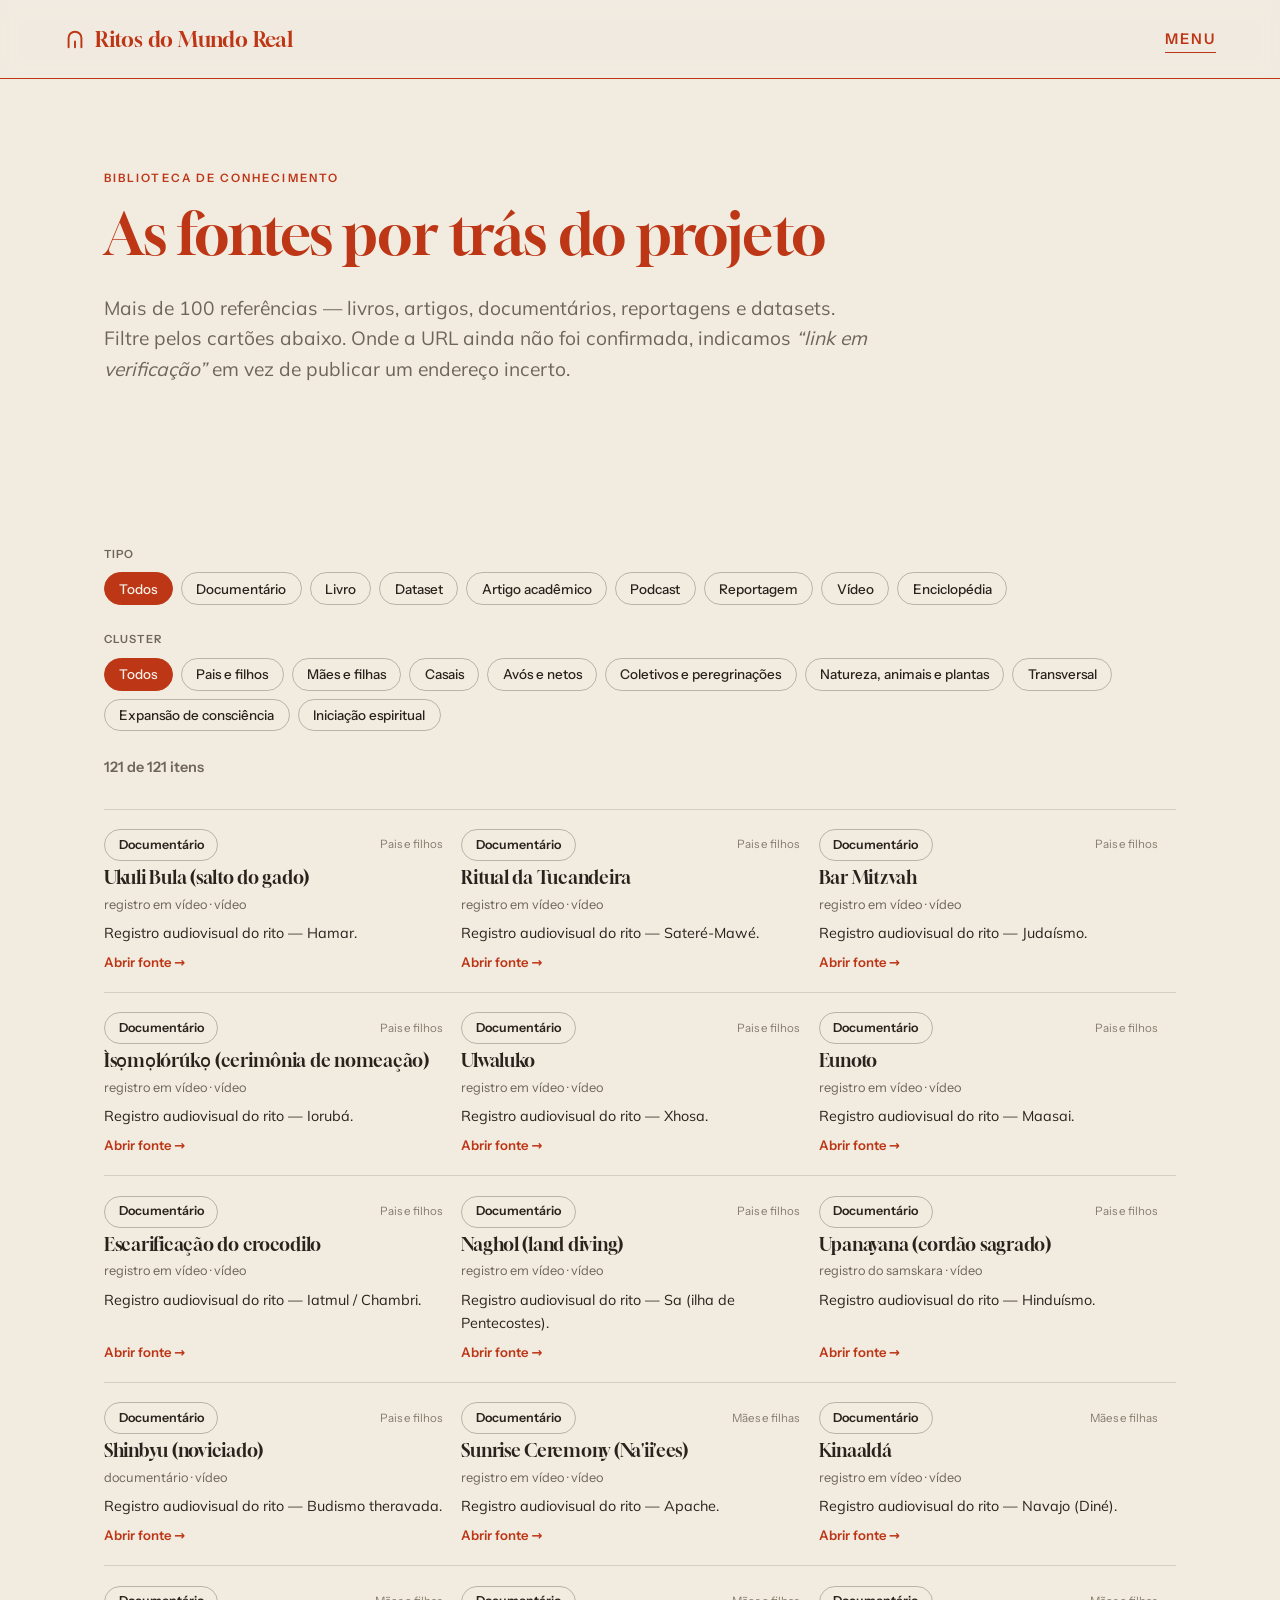
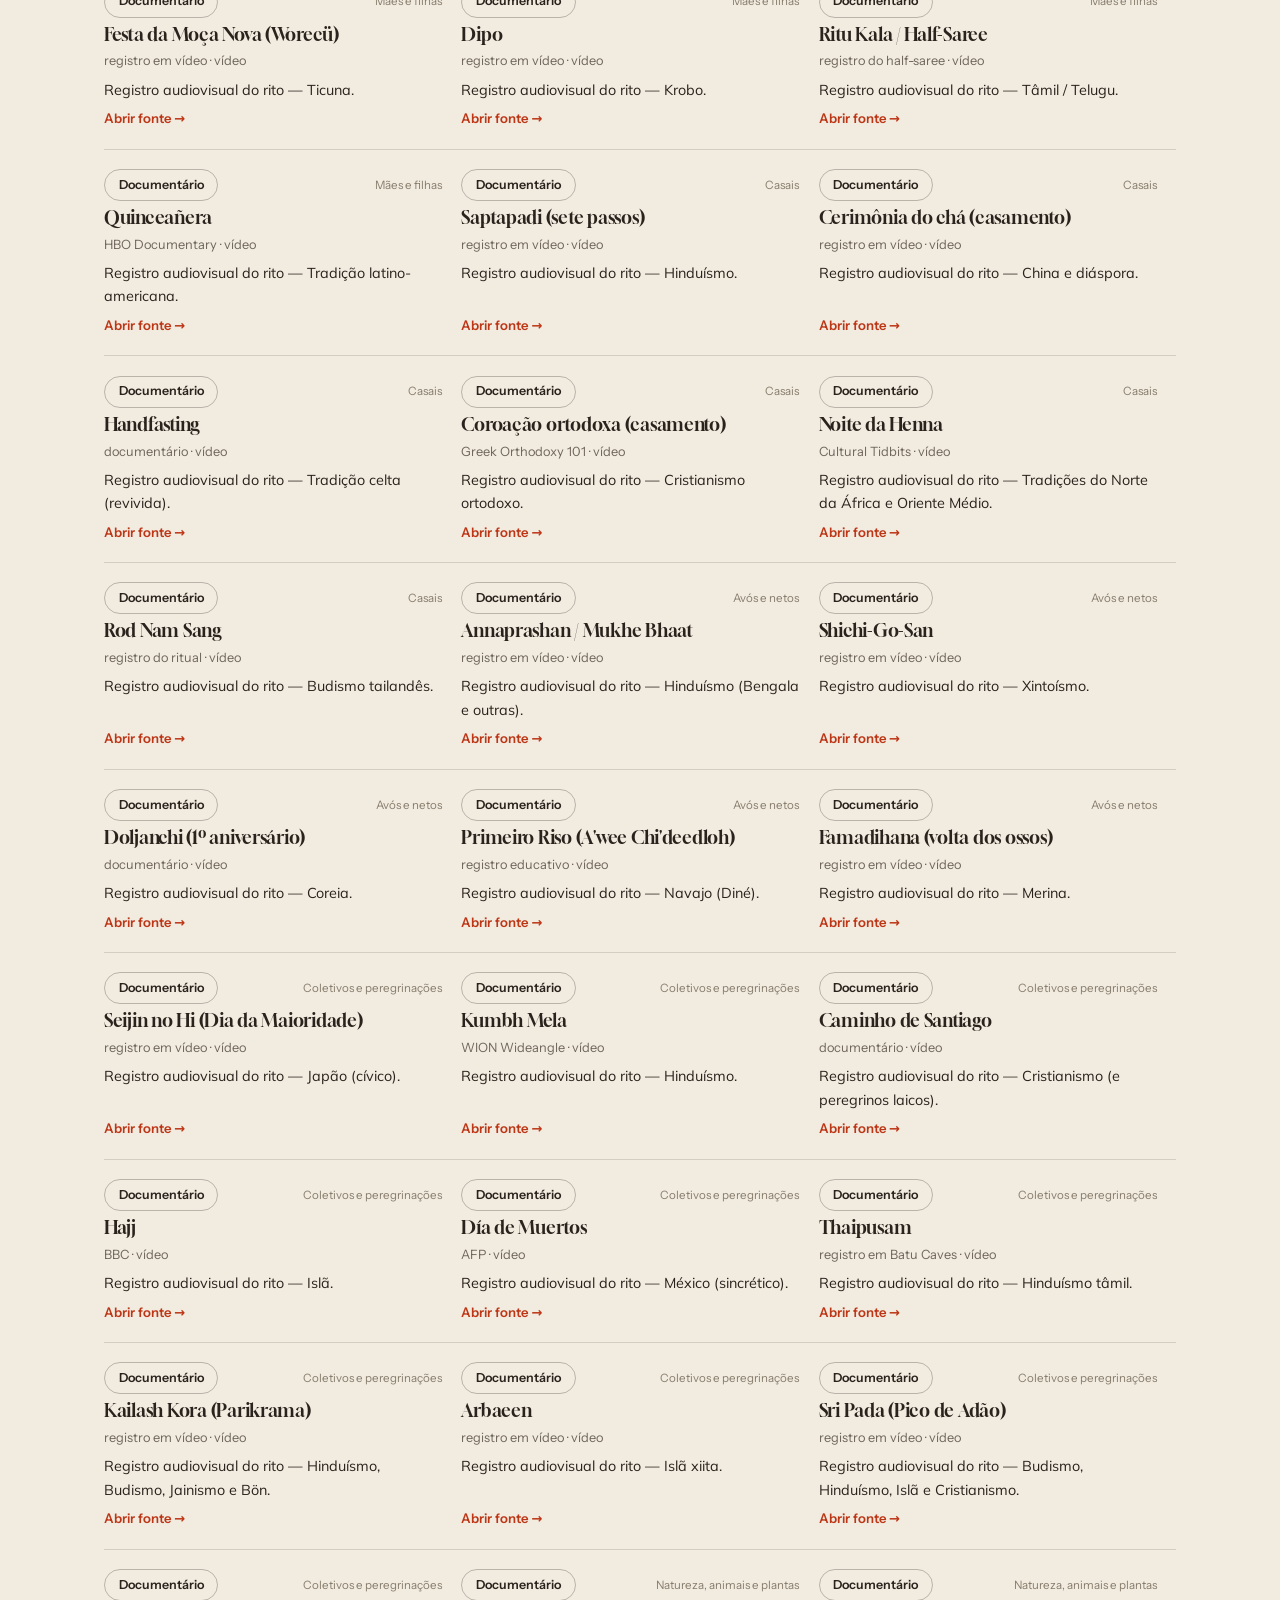
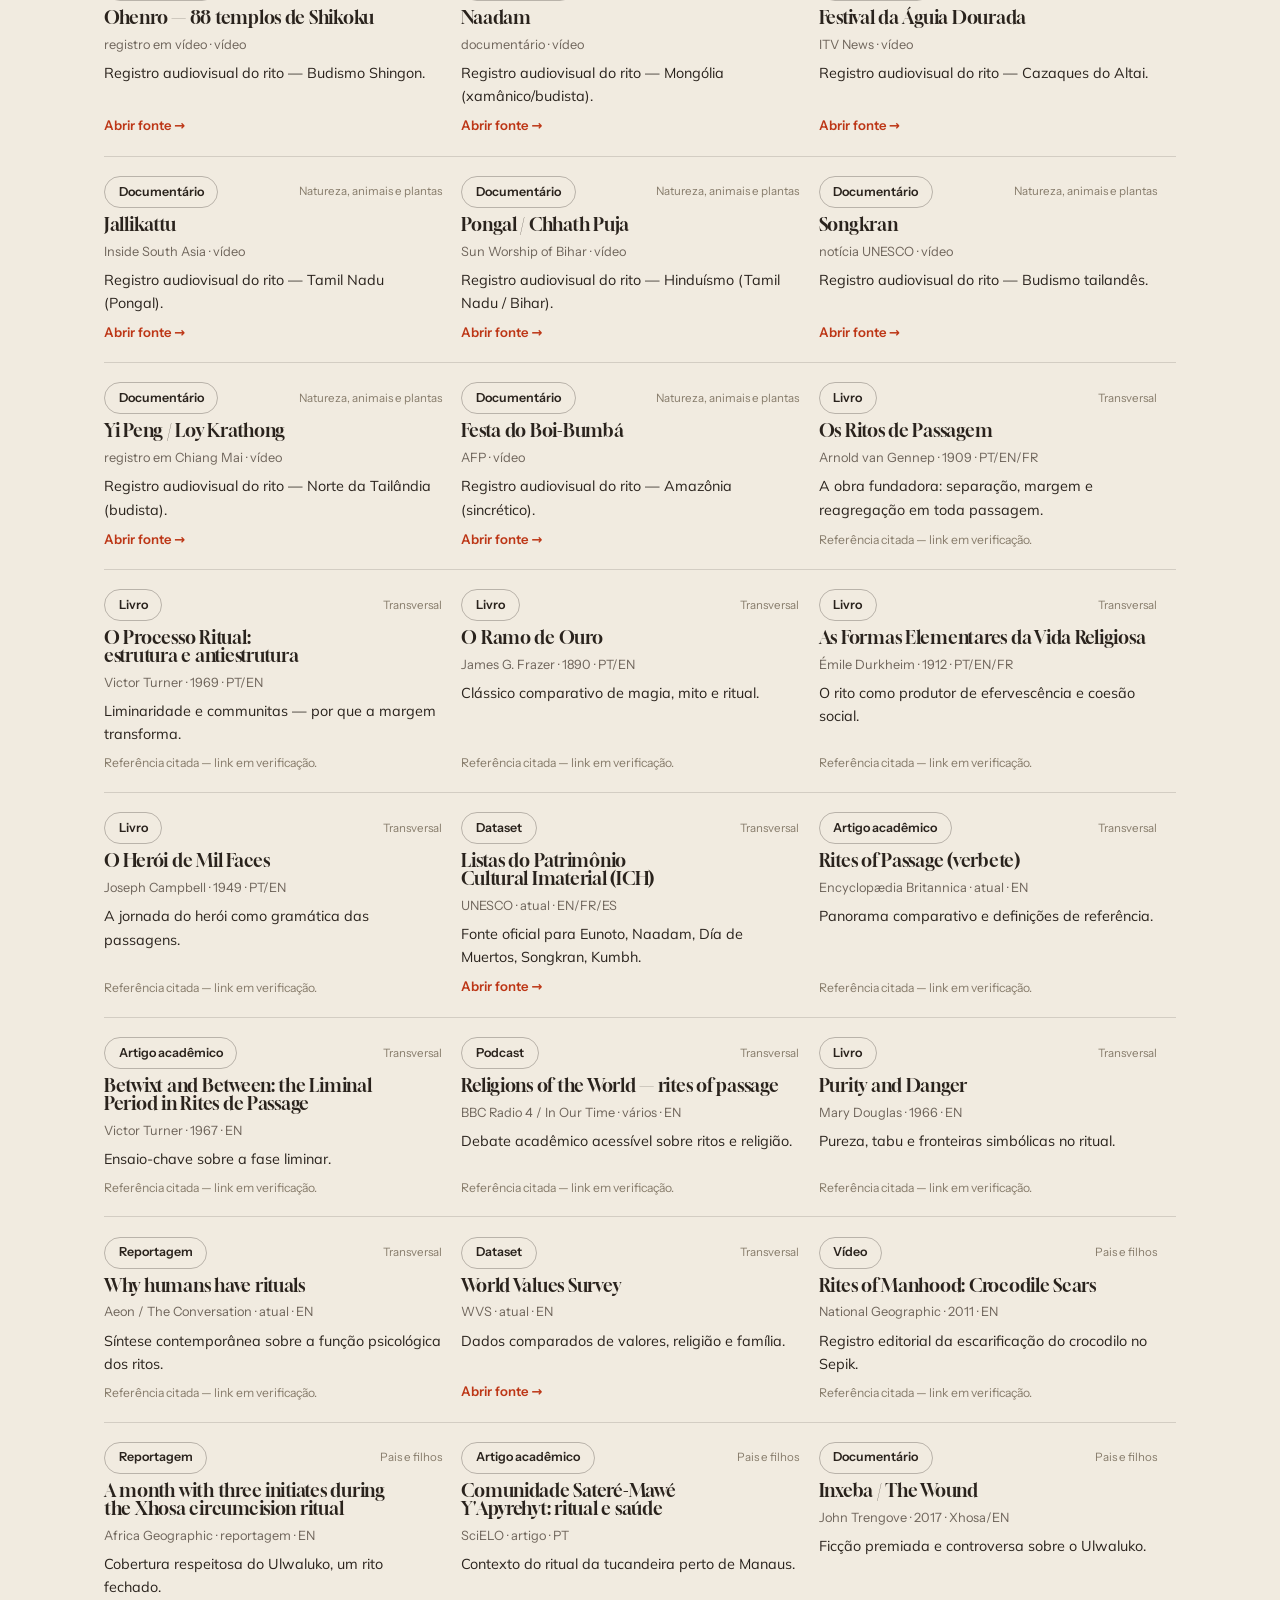
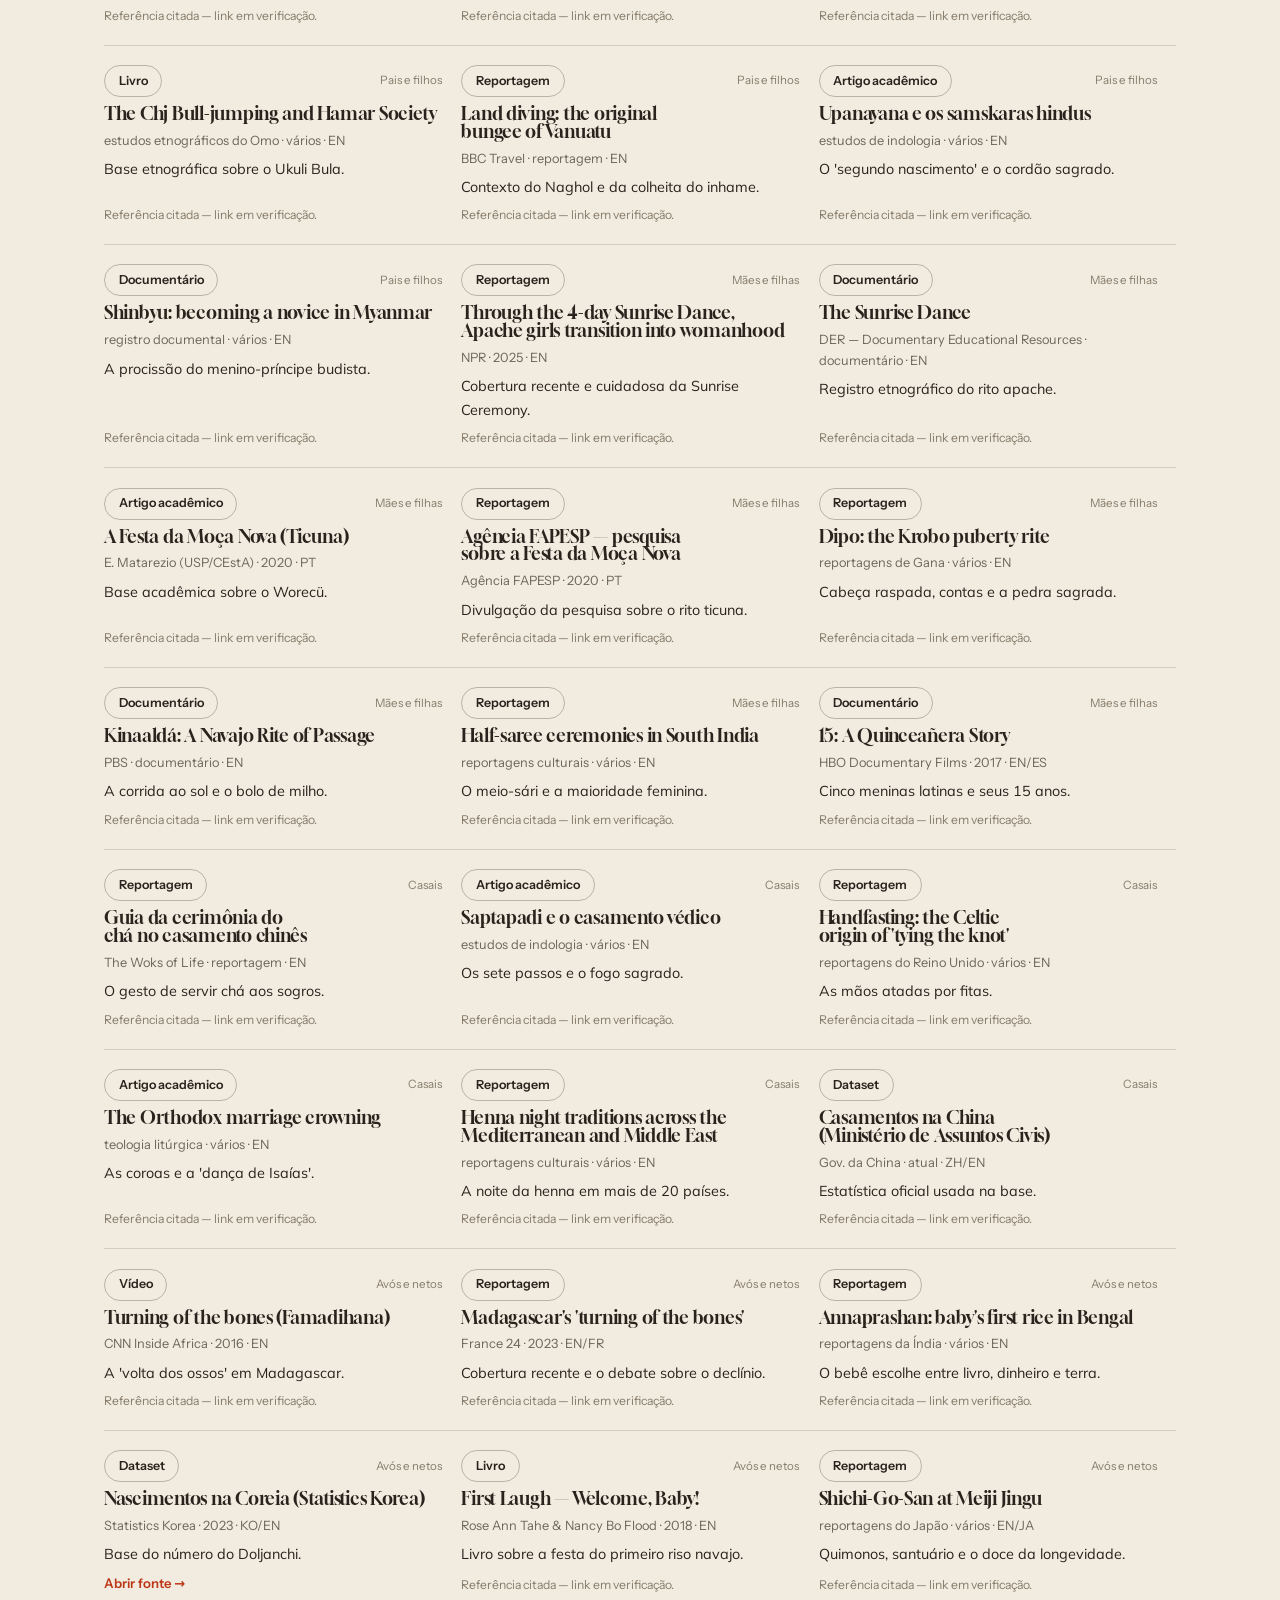
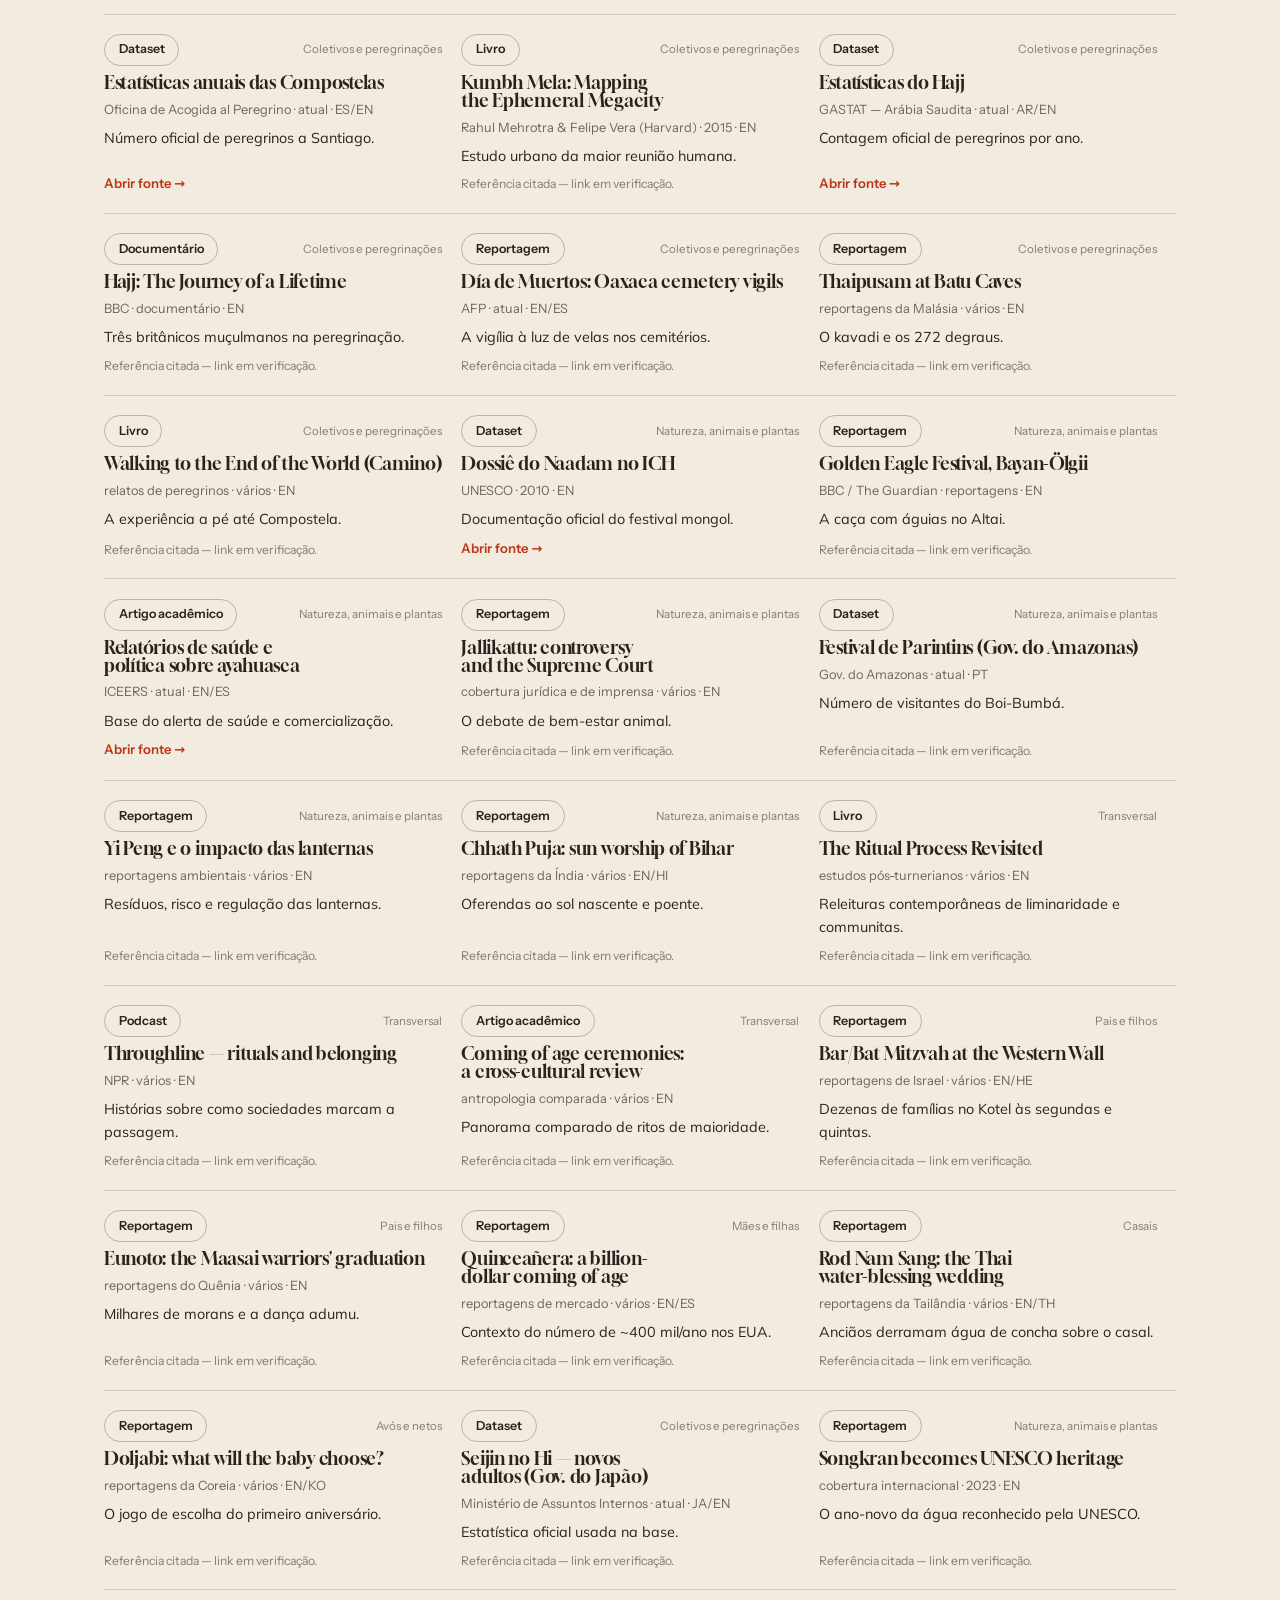
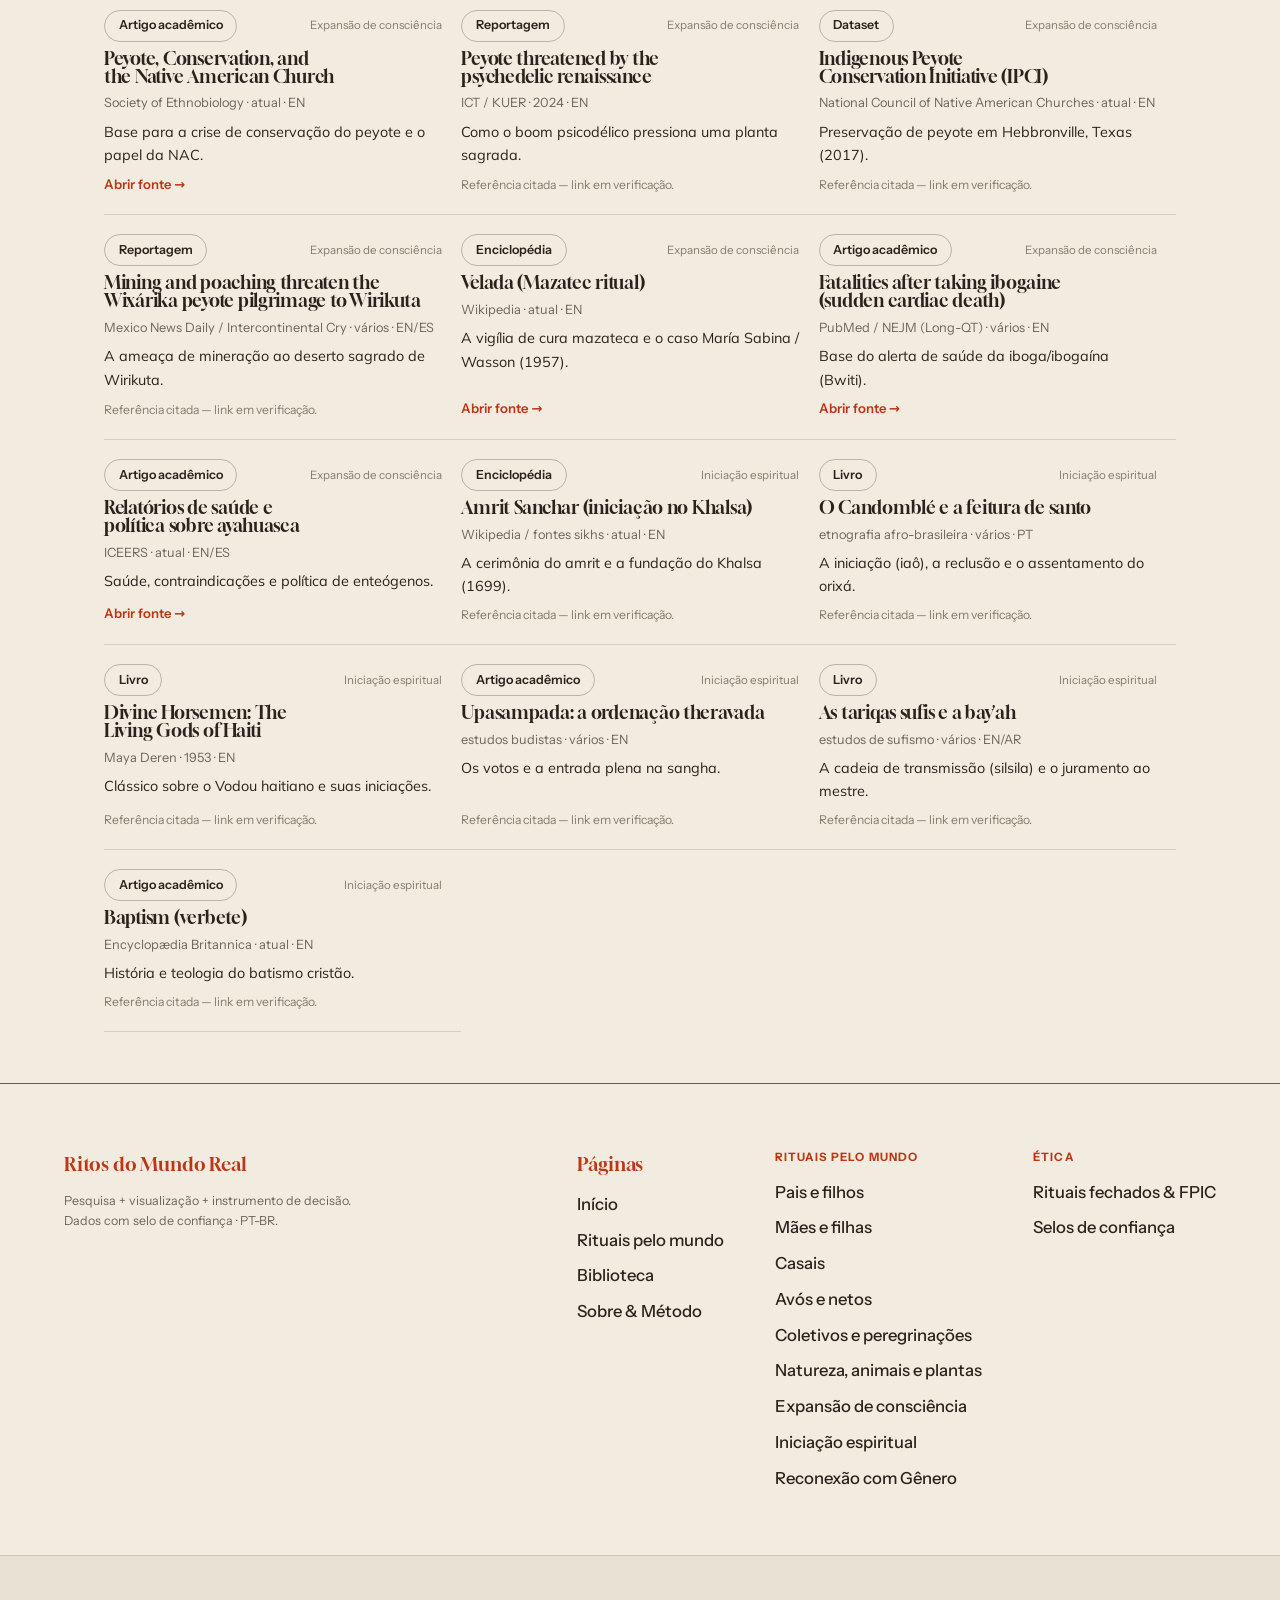
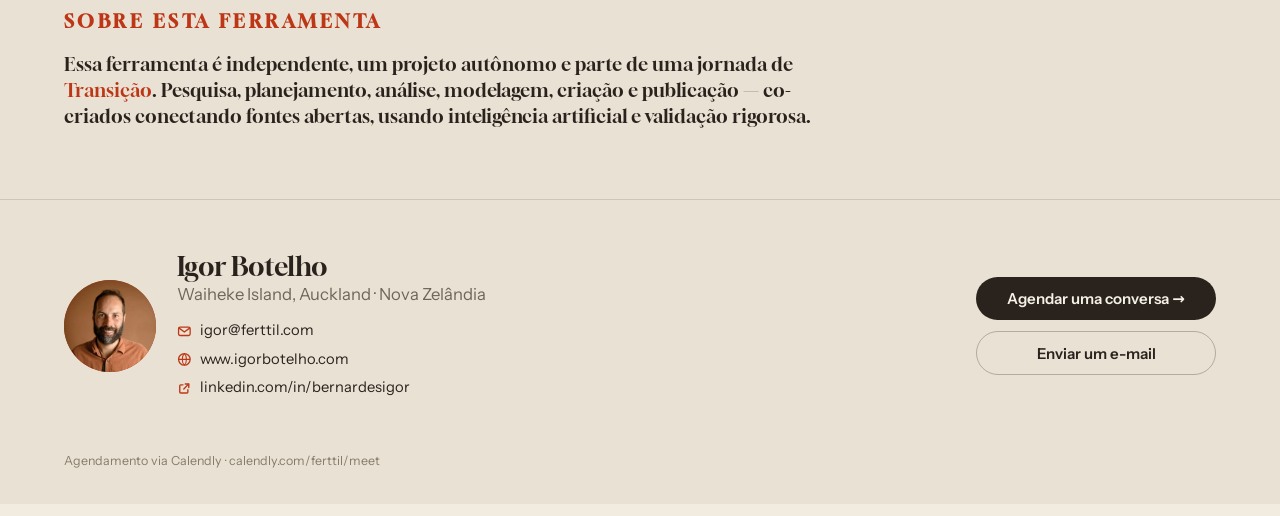
<file: biblioteca/index.html>
<!DOCTYPE html>
<html lang="pt-BR">
<head>
  <meta charset="UTF-8">
  <meta name="viewport" content="width=device-width, initial-scale=1">
  <title>Biblioteca de conhecimento — Ritos do Mundo Real</title>
  <meta name="description" content="Mais de 100 referências sobre rituais de passagem, com subnavegação por filtros.">
  <link rel="canonical" href="https://ritos.exemplo/biblioteca/">
  <meta property="og:type" content="website">
  <meta property="og:title" content="Biblioteca de conhecimento — Ritos do Mundo Real">
  <meta property="og:description" content="Mais de 100 referências sobre rituais de passagem, com subnavegação por filtros.">
  <meta property="og:image" content="https://ritos.exemplo/og.jpg">
  <meta name="twitter:card" content="summary_large_image">
  <link rel="icon" href="../favicon.svg" type="image/svg+xml">
  <link rel="preconnect" href="https://images.unsplash.com" crossorigin>
  <link rel="preload" href="../assets/fonts/gloock-latin.woff2" as="font" type="font/woff2" crossorigin>
  <link rel="preload" href="../assets/fonts/mulish-latin.woff2" as="font" type="font/woff2" crossorigin>
  <link rel="stylesheet" href="../assets/css/site.css">
</head>
<body data-page="biblioteca">
  <a class="skip-link" href="#conteudo">Pular para o conteúdo</a>
  <div class="frame">
    <div class="sheet">

      <header class="site-head">
        <a class="brand" href="../"><span class="mark" aria-hidden="true"><svg viewBox="0 0 24 24"><path d="M5 21V11a7 7 0 0 1 14 0v10" fill="none" stroke="currentColor" stroke-width="2.1" stroke-linecap="round"/><path d="M12 21v-6.4" fill="none" stroke="currentColor" stroke-width="2.1" stroke-linecap="round"/></svg></span>Ritos do Mundo Real</a>
        <div class="head-actions">
          <a class="btn btn--lime" href="https://calendly.com/ferttil/meet" target="_blank" rel="noopener">Agendar conversa</a>
          <button class="menu-btn" id="menu-toggle" aria-expanded="false" aria-controls="menu-overlay">
            <span class="bars" aria-hidden="true"><i></i><i></i><i></i></span> Menu
          </button>
        </div>
      </header>

      <div class="menu-overlay" id="menu-overlay" role="dialog" aria-modal="true" aria-label="Menu de navegação">
        <div class="menu-top">
          <a class="brand" href="../"><span class="mark" aria-hidden="true"><svg viewBox="0 0 24 24"><path d="M5 21V11a7 7 0 0 1 14 0v10" fill="none" stroke="currentColor" stroke-width="2.1" stroke-linecap="round"/><path d="M12 21v-6.4" fill="none" stroke="currentColor" stroke-width="2.1" stroke-linecap="round"/></svg></span>Ritos do Mundo Real</a>
          <button class="menu-close" id="menu-close" aria-label="Fechar menu"><svg class="ic" viewBox="0 0 16 16" aria-hidden="true"><path d="M4 4l8 8M12 4l-8 8" fill="none" stroke="currentColor" stroke-width="1.7" stroke-linecap="round"/></svg></button>
        </div>
        <div class="menu-body">
          <nav class="megamenu" aria-label="Páginas e subpáginas">
            <a class="mm-page" href="../">Início</a>
            <div class="mm-block">
              <a class="mm-page" href="../clusters/">Rituais pelo mundo</a>
              <div class="mm-subs"><a href="../clusters/pais-e-filhos/">Pais e filhos</a><a href="../clusters/maes-e-filhas/">Mães e filhas</a><a href="../clusters/casais/">Casais</a><a href="../clusters/avos-e-netos/">Avós e netos</a><a href="../clusters/coletivos-e-peregrinacoes/">Coletivos e peregrinações</a><a href="../clusters/natureza-animais-e-plantas/">Natureza, animais e plantas</a><a href="../clusters/expansao-de-consciencia/">Expansão de consciência</a><a href="../clusters/iniciacao-espiritual/">Iniciação espiritual</a><a href="../clusters/reconexao-com-genero/">Reconexão com Gênero</a></div>
            </div>
            <a class="mm-page" href="../biblioteca/">Biblioteca</a>
            <a class="mm-page" href="../sobre/">Sobre &amp; Método</a>
          </nav>
          <aside class="mm-aside">
            <p class="eyebrow">Comece por aqui</p>
            <p style="color:var(--muted)">Filtre rituais por quem participa, pelo sentimento que tratam e pelo que muda para quem passa — no instrumento de decisão.</p>
            <a class="btn btn--lime" href="../#instrumento">Instrumento de decisão</a>
            <a class="btn btn--soft" href="https://calendly.com/ferttil/meet" target="_blank" rel="noopener">Agendar uma conversa</a>
          </aside>
        </div>
      </div>

      <main id="conteudo">
        <section class="section wrap">
          <p class="eyebrow">Biblioteca de conhecimento</p>
          <h1 class="h-sec">As fontes por trás do projeto</h1>
          <p class="lede">Mais de 100 referências — livros, artigos, documentários, reportagens e datasets. Filtre pelos cartões abaixo. Onde a URL ainda não foi confirmada, indicamos <em>“link em verificação”</em> em vez de publicar um endereço incerto.</p>
        </section>
        <section class="section--tight wrap">
          <div class="lib-bar">
            <div class="grp"><span class="lbl">Tipo</span><div class="lib-filters" id="lib-tipos"></div></div>
            <div class="grp"><span class="lbl">Cluster</span><div class="lib-filters" id="lib-clusters"></div></div>
            <span class="lib-count" id="lib-count"></span>
          </div>
          <div id="lib-root"><div class="lib-items" id="lib-grid"></div></div>
        </section>
      </main>

      <footer class="site-foot">
        <div class="col"><b>Ritos do Mundo Real</b><small>Pesquisa + visualização + instrumento de decisão.<br>Dados com selo de confiança · PT-BR.</small></div>
        <div class="cols">
          <div class="col"><b>Páginas</b><a href="../">Início</a><a href="../clusters/">Rituais pelo mundo</a><a href="../biblioteca/">Biblioteca</a><a href="../sobre/">Sobre &amp; Método</a></div>
          <div class="col"><b>Rituais pelo mundo</b><a href="../clusters/pais-e-filhos/">Pais e filhos</a><a href="../clusters/maes-e-filhas/">Mães e filhas</a><a href="../clusters/casais/">Casais</a><a href="../clusters/avos-e-netos/">Avós e netos</a><a href="../clusters/coletivos-e-peregrinacoes/">Coletivos e peregrinações</a><a href="../clusters/natureza-animais-e-plantas/">Natureza, animais e plantas</a><a href="../clusters/expansao-de-consciencia/">Expansão de consciência</a><a href="../clusters/iniciacao-espiritual/">Iniciação espiritual</a><a href="../clusters/reconexao-com-genero/">Reconexão com Gênero</a></div>
          <div class="col"><b>Ética</b><a href="../sobre/#etica">Rituais fechados &amp; FPIC</a><a href="../sobre/#selos">Selos de confiança</a></div>
        </div>
      </footer>

      <section class="author" aria-label="Sobre esta ferramenta">
        <div class="author__band">
          <p class="eyebrow">Sobre esta ferramenta</p>
          <p>Essa ferramenta é independente, um projeto autônomo e parte de uma jornada de <strong>Transição</strong>. Pesquisa, planejamento, análise, modelagem, criação e publicação — co-criados conectando fontes abertas, usando inteligência artificial e validação rigorosa.</p>
        </div>
        <div class="author__card">
          <div class="author__who">
            <div class="author__photo" data-mono="IB"><img id="author-photo" src="../assets/img/igor-botelho.jpg" alt="Igor Botelho" loading="lazy"></div>
            <div>
              <h3 class="author__name">Igor Botelho</h3>
              <p class="author__loc">Waiheke Island, Auckland · Nova Zelândia</p>
              <div class="author__links">
                <a href="mailto:igor@ferttil.com"><svg class="ic" viewBox="0 0 16 16" aria-hidden="true"><rect x="1.7" y="3.5" width="12.6" height="9" rx="1.6" fill="none" stroke="currentColor" stroke-width="1.4"/><path d="M2.3 4.5 8 8.7l5.7-4.2" fill="none" stroke="currentColor" stroke-width="1.4" stroke-linecap="round"/></svg> igor@ferttil.com</a>
                <a href="https://www.igorbotelho.com" target="_blank" rel="noopener"><svg class="ic" viewBox="0 0 16 16" aria-hidden="true"><circle cx="8" cy="8" r="6.3" fill="none" stroke="currentColor" stroke-width="1.4"/><path d="M1.8 8h12.4M8 1.7c3 2.4 3 10.2 0 12.6M8 1.7c-3 2.4-3 10.2 0 12.6" fill="none" stroke="currentColor" stroke-width="1.15"/></svg> www.igorbotelho.com</a>
                <a href="https://linkedin.com/in/bernardesigor" target="_blank" rel="noopener"><svg class="ic" viewBox="0 0 16 16" aria-hidden="true"><path d="M9 3.2h3.8V7" fill="none" stroke="currentColor" stroke-width="1.5" stroke-linecap="round" stroke-linejoin="round"/><path d="M12.6 3.4 7.4 8.6" fill="none" stroke="currentColor" stroke-width="1.5" stroke-linecap="round"/><path d="M11.8 9.5V12a1 1 0 0 1-1 1H4a1 1 0 0 1-1-1V5.2a1 1 0 0 1 1-1h2.5" fill="none" stroke="currentColor" stroke-width="1.5" stroke-linecap="round"/></svg> linkedin.com/in/bernardesigor</a>
              </div>
            </div>
          </div>
          <div class="author__cta">
            <a class="btn btn--forest" href="https://calendly.com/ferttil/meet" target="_blank" rel="noopener">Agendar uma conversa →</a>
            <a class="btn btn--soft" href="mailto:igor@ferttil.com">Enviar um e-mail</a>
          </div>
        </div>
        <p class="author__note">Agendamento via Calendly · calendly.com/ferttil/meet</p>
      </section>

    </div>
  </div>
  <script src="../assets/js/app.js"></script>
</body>
</html>
</file>
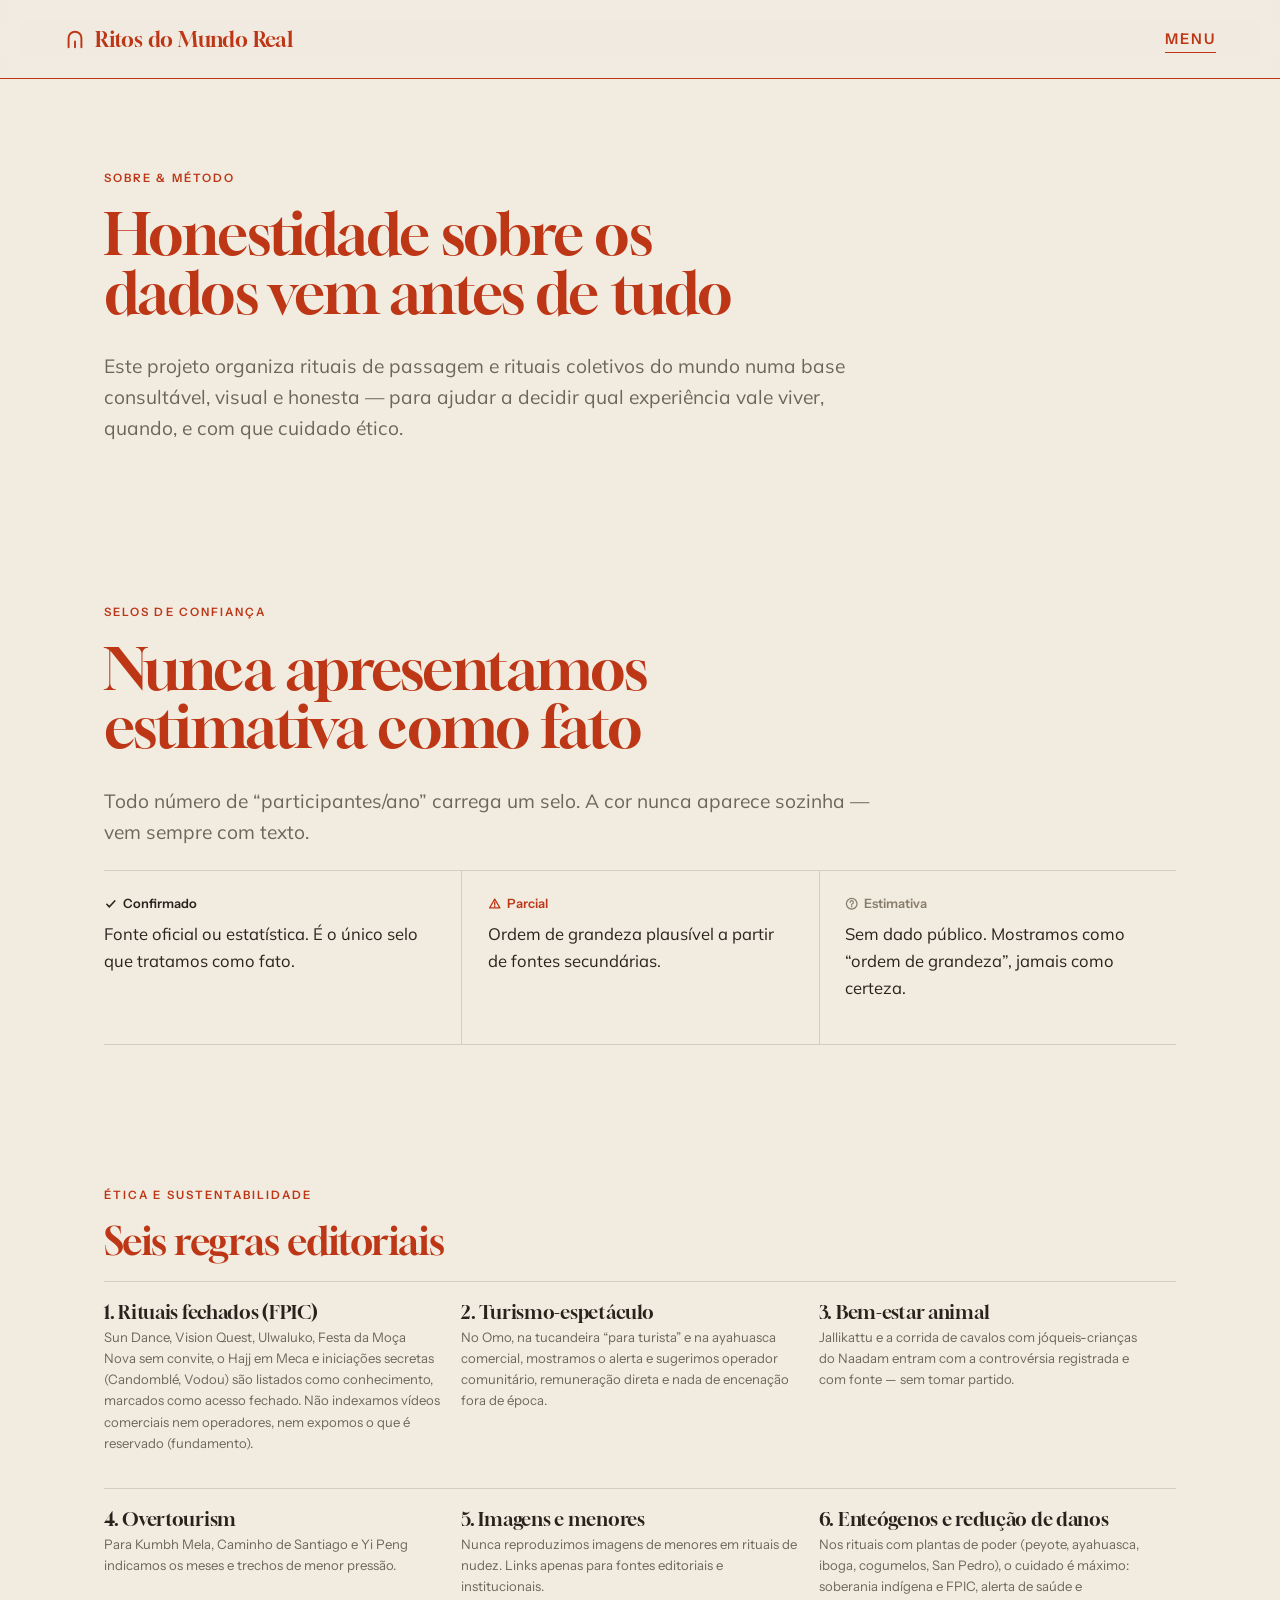
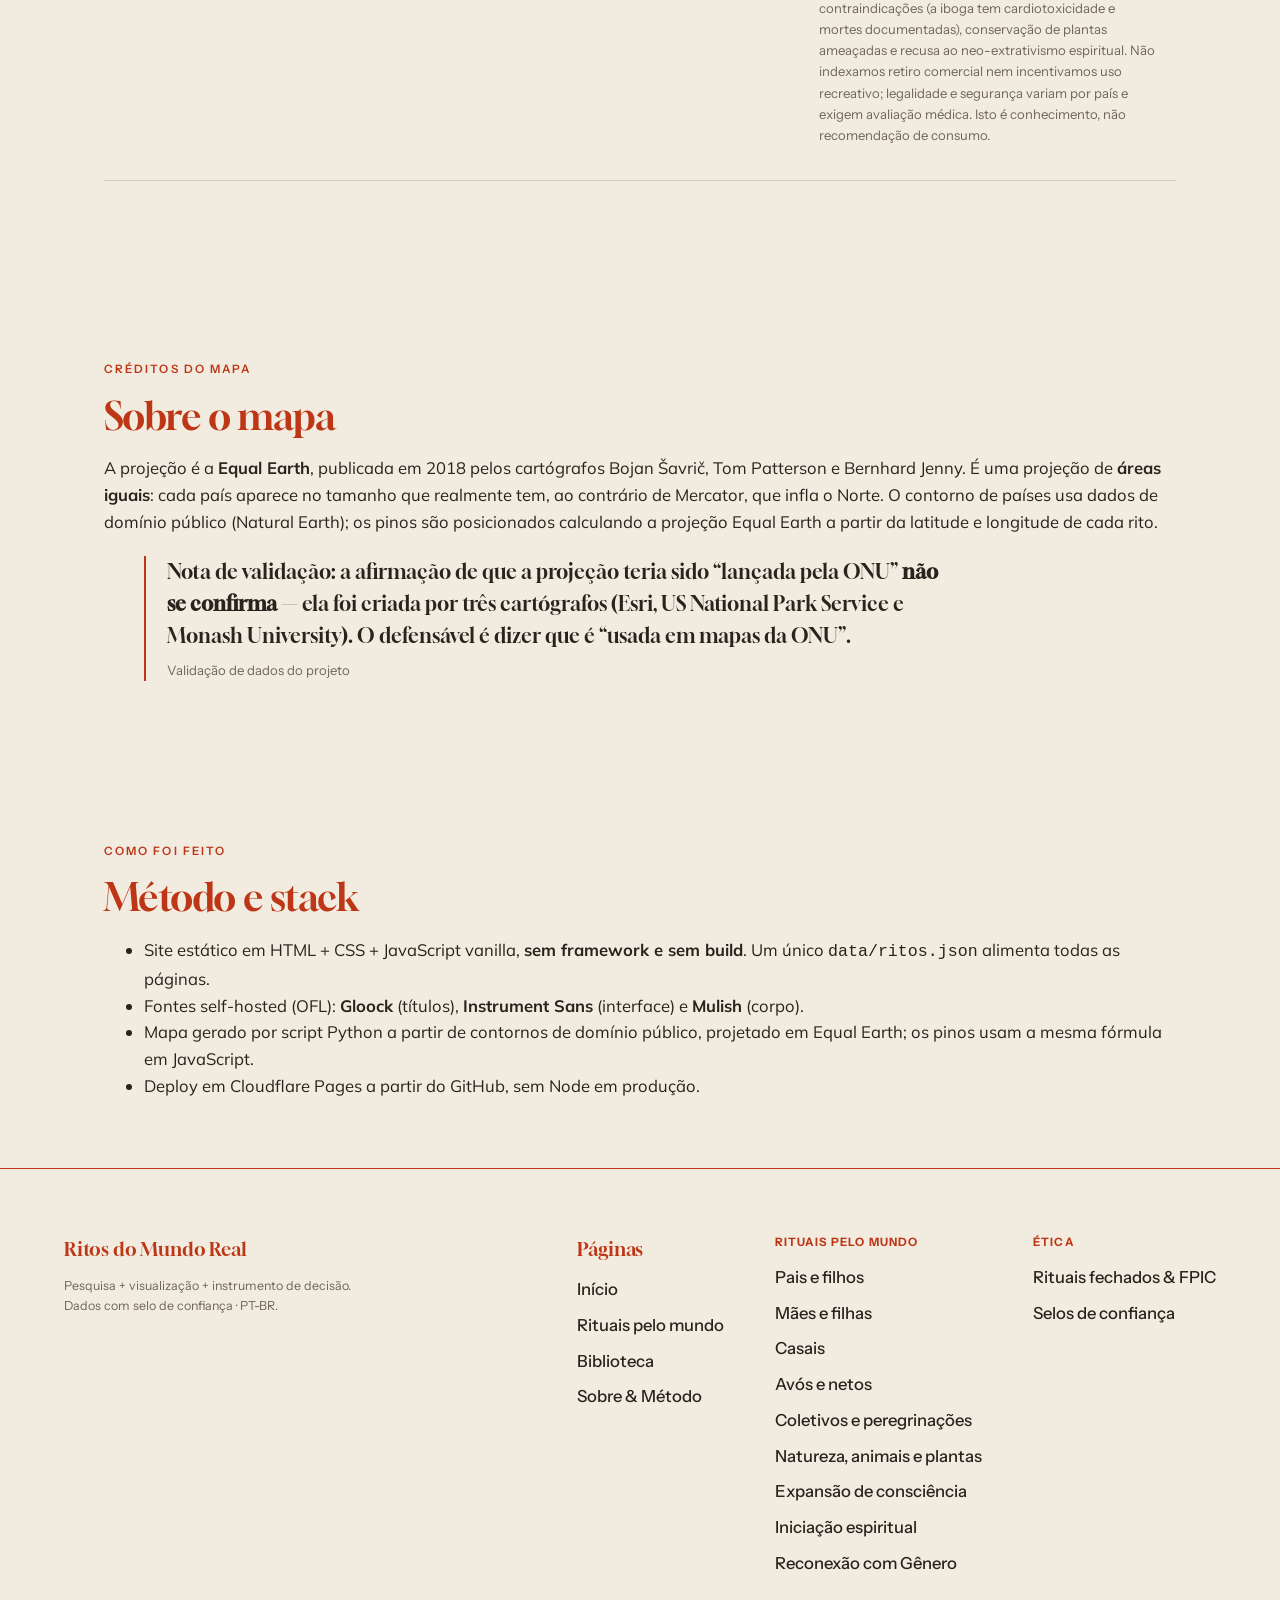
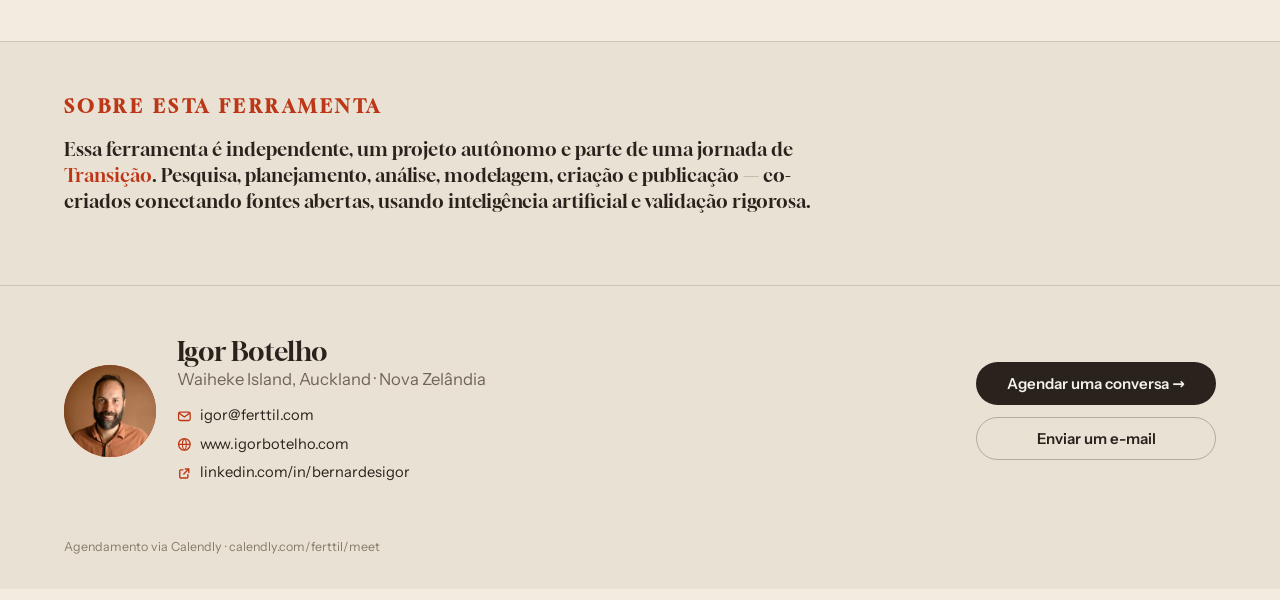
<file: sobre/index.html>
<!DOCTYPE html>
<html lang="pt-BR">
<head>
  <meta charset="UTF-8">
  <meta name="viewport" content="width=device-width, initial-scale=1">
  <title>Sobre & Método — Ritos do Mundo Real</title>
  <meta name="description" content="Método, selos de confiança, ética (FPIC) e créditos do mapa Equal Earth.">
  <link rel="canonical" href="https://ritos.exemplo/sobre/">
  <meta property="og:type" content="website">
  <meta property="og:title" content="Sobre & Método — Ritos do Mundo Real">
  <meta property="og:description" content="Método, selos de confiança, ética (FPIC) e créditos do mapa Equal Earth.">
  <meta property="og:image" content="https://ritos.exemplo/og.jpg">
  <meta name="twitter:card" content="summary_large_image">
  <link rel="icon" href="../favicon.svg" type="image/svg+xml">
  <link rel="preconnect" href="https://images.unsplash.com" crossorigin>
  <link rel="preload" href="../assets/fonts/gloock-latin.woff2" as="font" type="font/woff2" crossorigin>
  <link rel="preload" href="../assets/fonts/mulish-latin.woff2" as="font" type="font/woff2" crossorigin>
  <link rel="stylesheet" href="../assets/css/site.css">
</head>
<body data-page="sobre">
  <a class="skip-link" href="#conteudo">Pular para o conteúdo</a>
  <div class="frame">
    <div class="sheet">

      <header class="site-head">
        <a class="brand" href="../"><span class="mark" aria-hidden="true"><svg viewBox="0 0 24 24"><path d="M5 21V11a7 7 0 0 1 14 0v10" fill="none" stroke="currentColor" stroke-width="2.1" stroke-linecap="round"/><path d="M12 21v-6.4" fill="none" stroke="currentColor" stroke-width="2.1" stroke-linecap="round"/></svg></span>Ritos do Mundo Real</a>
        <div class="head-actions">
          <a class="btn btn--lime" href="https://calendly.com/ferttil/meet" target="_blank" rel="noopener">Agendar conversa</a>
          <button class="menu-btn" id="menu-toggle" aria-expanded="false" aria-controls="menu-overlay">
            <span class="bars" aria-hidden="true"><i></i><i></i><i></i></span> Menu
          </button>
        </div>
      </header>

      <div class="menu-overlay" id="menu-overlay" role="dialog" aria-modal="true" aria-label="Menu de navegação">
        <div class="menu-top">
          <a class="brand" href="../"><span class="mark" aria-hidden="true"><svg viewBox="0 0 24 24"><path d="M5 21V11a7 7 0 0 1 14 0v10" fill="none" stroke="currentColor" stroke-width="2.1" stroke-linecap="round"/><path d="M12 21v-6.4" fill="none" stroke="currentColor" stroke-width="2.1" stroke-linecap="round"/></svg></span>Ritos do Mundo Real</a>
          <button class="menu-close" id="menu-close" aria-label="Fechar menu"><svg class="ic" viewBox="0 0 16 16" aria-hidden="true"><path d="M4 4l8 8M12 4l-8 8" fill="none" stroke="currentColor" stroke-width="1.7" stroke-linecap="round"/></svg></button>
        </div>
        <div class="menu-body">
          <nav class="megamenu" aria-label="Páginas e subpáginas">
            <a class="mm-page" href="../">Início</a>
            <div class="mm-block">
              <a class="mm-page" href="../clusters/">Rituais pelo mundo</a>
              <div class="mm-subs"><a href="../clusters/pais-e-filhos/">Pais e filhos</a><a href="../clusters/maes-e-filhas/">Mães e filhas</a><a href="../clusters/casais/">Casais</a><a href="../clusters/avos-e-netos/">Avós e netos</a><a href="../clusters/coletivos-e-peregrinacoes/">Coletivos e peregrinações</a><a href="../clusters/natureza-animais-e-plantas/">Natureza, animais e plantas</a><a href="../clusters/expansao-de-consciencia/">Expansão de consciência</a><a href="../clusters/iniciacao-espiritual/">Iniciação espiritual</a><a href="../clusters/reconexao-com-genero/">Reconexão com Gênero</a></div>
            </div>
            <a class="mm-page" href="../biblioteca/">Biblioteca</a>
            <a class="mm-page" href="../sobre/">Sobre &amp; Método</a>
          </nav>
          <aside class="mm-aside">
            <p class="eyebrow">Comece por aqui</p>
            <p style="color:var(--muted)">Filtre rituais por quem participa, pelo sentimento que tratam e pelo que muda para quem passa — no instrumento de decisão.</p>
            <a class="btn btn--lime" href="../#instrumento">Instrumento de decisão</a>
            <a class="btn btn--soft" href="https://calendly.com/ferttil/meet" target="_blank" rel="noopener">Agendar uma conversa</a>
          </aside>
        </div>
      </div>

      <main id="conteudo">
        <section class="section wrap">
          <p class="eyebrow">Sobre &amp; método</p>
          <h1 class="h-sec">Honestidade sobre os dados vem antes de tudo</h1>
          <p class="lede">Este projeto organiza rituais de passagem e rituais coletivos do mundo numa base consultável, visual e honesta — para ajudar a decidir qual experiência vale viver, quando, e com que cuidado ético.</p>
        </section>

        <section class="section--tight wrap" id="selos">
          <p class="eyebrow">Selos de confiança</p>
          <h2 class="h-sec">Nunca apresentamos estimativa como fato</h2>
          <p class="lede" style="margin-bottom:1.4rem">Todo número de “participantes/ano” carrega um selo. A cor nunca aparece sozinha — vem sempre com texto.</p>
          <div class="about-grid">
            <div class="about-card"><div class="seal-key"><span class="seal seal--conf"><svg class="ic" viewBox="0 0 16 16" aria-hidden="true"><path d="M3.4 8.7l3 3L12.8 4.7" fill="none" stroke="currentColor" stroke-width="1.9" stroke-linecap="round" stroke-linejoin="round"/></svg> Confirmado</span><p>Fonte oficial ou estatística. É o único selo que tratamos como fato.</p></div></div>
            <div class="about-card"><div class="seal-key"><span class="seal seal--parcial"><svg class="ic" viewBox="0 0 16 16" aria-hidden="true"><path d="M8 2.4l6.1 10.6H1.9z" fill="none" stroke="currentColor" stroke-width="1.5" stroke-linejoin="round"/><path d="M8 6.3v3.2" stroke="currentColor" stroke-width="1.6" stroke-linecap="round"/><circle cx="8" cy="11.5" r=".95" fill="currentColor"/></svg> Parcial</span><p>Ordem de grandeza plausível a partir de fontes secundárias.</p></div></div>
            <div class="about-card"><div class="seal-key"><span class="seal seal--estimativa"><svg class="ic" viewBox="0 0 16 16" aria-hidden="true"><circle cx="8" cy="8" r="6.3" fill="none" stroke="currentColor" stroke-width="1.5"/><path d="M6.1 6.3a1.95 1.95 0 1 1 2.7 1.8c-.6.3-.95.75-.95 1.4v.25" fill="none" stroke="currentColor" stroke-width="1.4" stroke-linecap="round"/><circle cx="8" cy="11.6" r=".9" fill="currentColor"/></svg> Estimativa</span><p>Sem dado público. Mostramos como “ordem de grandeza”, jamais como certeza.</p></div></div>
          </div>
        </section>

        <section class="section wrap prose" id="etica">
          <p class="eyebrow">Ética e sustentabilidade</p>
          <h2 class="h-sec">Seis regras editoriais</h2>
          <div class="entorno" style="margin-top:1rem">
            <div class="item"><h4>1. Rituais fechados (FPIC)</h4><p class="meta">Sun Dance, Vision Quest, Ulwaluko, Festa da Moça Nova sem convite, o Hajj em Meca e iniciações secretas (Candomblé, Vodou) são listados como conhecimento, marcados como acesso fechado. Não indexamos vídeos comerciais nem operadores, nem expomos o que é reservado (fundamento).</p></div>
            <div class="item"><h4>2. Turismo-espetáculo</h4><p class="meta">No Omo, na tucandeira “para turista” e na ayahuasca comercial, mostramos o alerta e sugerimos operador comunitário, remuneração direta e nada de encenação fora de época.</p></div>
            <div class="item"><h4>3. Bem-estar animal</h4><p class="meta">Jallikattu e a corrida de cavalos com jóqueis-crianças do Naadam entram com a controvérsia registrada e com fonte — sem tomar partido.</p></div>
            <div class="item"><h4>4. Overtourism</h4><p class="meta">Para Kumbh Mela, Caminho de Santiago e Yi Peng indicamos os meses e trechos de menor pressão.</p></div>
            <div class="item"><h4>5. Imagens e menores</h4><p class="meta">Nunca reproduzimos imagens de menores em rituais de nudez. Links apenas para fontes editoriais e institucionais.</p></div>
            <div class="item"><h4>6. Enteógenos e redução de danos</h4><p class="meta">Nos rituais com plantas de poder (peyote, ayahuasca, iboga, cogumelos, San Pedro), o cuidado é máximo: soberania indígena e FPIC, alerta de saúde e contraindicações (a iboga tem cardiotoxicidade e mortes documentadas), conservação de plantas ameaçadas e recusa ao neo-extrativismo espiritual. Não indexamos retiro comercial nem incentivamos uso recreativo; legalidade e segurança variam por país e exigem avaliação médica. Isto é conhecimento, não recomendação de consumo.</p></div>
          </div>
        </section>

        <section class="section wrap prose" id="mapa">
          <p class="eyebrow">Créditos do mapa</p>
          <h2 class="h-sec">Sobre o mapa</h2>
          <p>A projeção é a <strong>Equal Earth</strong>, publicada em 2018 pelos cartógrafos Bojan Šavrič, Tom Patterson e Bernhard Jenny. É uma projeção de <strong>áreas iguais</strong>: cada país aparece no tamanho que realmente tem, ao contrário de Mercator, que infla o Norte. O contorno de países usa dados de domínio público (Natural Earth); os pinos são posicionados calculando a projeção Equal Earth a partir da latitude e longitude de cada rito.</p>
          <blockquote class="quote">Nota de validação: a afirmação de que a projeção teria sido “lançada pela ONU” <strong>não se confirma</strong> — ela foi criada por três cartógrafos (Esri, US National Park Service e Monash University). O defensável é dizer que é “usada em mapas da ONU”.<cite>Validação de dados do projeto</cite></blockquote>
        </section>

        <section class="section--tight wrap prose">
          <p class="eyebrow">Como foi feito</p>
          <h2 class="h-sec">Método e stack</h2>
          <ul>
            <li>Site estático em HTML + CSS + JavaScript vanilla, <strong>sem framework e sem build</strong>. Um único <code>data/ritos.json</code> alimenta todas as páginas.</li>
            <li>Fontes self-hosted (OFL): <strong>Gloock</strong> (títulos), <strong>Instrument Sans</strong> (interface) e <strong>Mulish</strong> (corpo).</li>
            <li>Mapa gerado por script Python a partir de contornos de domínio público, projetado em Equal Earth; os pinos usam a mesma fórmula em JavaScript.</li>
            <li>Deploy em Cloudflare Pages a partir do GitHub, sem Node em produção.</li>
          </ul>
        </section>
      </main>

      <footer class="site-foot">
        <div class="col"><b>Ritos do Mundo Real</b><small>Pesquisa + visualização + instrumento de decisão.<br>Dados com selo de confiança · PT-BR.</small></div>
        <div class="cols">
          <div class="col"><b>Páginas</b><a href="../">Início</a><a href="../clusters/">Rituais pelo mundo</a><a href="../biblioteca/">Biblioteca</a><a href="../sobre/">Sobre &amp; Método</a></div>
          <div class="col"><b>Rituais pelo mundo</b><a href="../clusters/pais-e-filhos/">Pais e filhos</a><a href="../clusters/maes-e-filhas/">Mães e filhas</a><a href="../clusters/casais/">Casais</a><a href="../clusters/avos-e-netos/">Avós e netos</a><a href="../clusters/coletivos-e-peregrinacoes/">Coletivos e peregrinações</a><a href="../clusters/natureza-animais-e-plantas/">Natureza, animais e plantas</a><a href="../clusters/expansao-de-consciencia/">Expansão de consciência</a><a href="../clusters/iniciacao-espiritual/">Iniciação espiritual</a><a href="../clusters/reconexao-com-genero/">Reconexão com Gênero</a></div>
          <div class="col"><b>Ética</b><a href="../sobre/#etica">Rituais fechados &amp; FPIC</a><a href="../sobre/#selos">Selos de confiança</a></div>
        </div>
      </footer>

      <section class="author" aria-label="Sobre esta ferramenta">
        <div class="author__band">
          <p class="eyebrow">Sobre esta ferramenta</p>
          <p>Essa ferramenta é independente, um projeto autônomo e parte de uma jornada de <strong>Transição</strong>. Pesquisa, planejamento, análise, modelagem, criação e publicação — co-criados conectando fontes abertas, usando inteligência artificial e validação rigorosa.</p>
        </div>
        <div class="author__card">
          <div class="author__who">
            <div class="author__photo" data-mono="IB"><img id="author-photo" src="../assets/img/igor-botelho.jpg" alt="Igor Botelho" loading="lazy"></div>
            <div>
              <h3 class="author__name">Igor Botelho</h3>
              <p class="author__loc">Waiheke Island, Auckland · Nova Zelândia</p>
              <div class="author__links">
                <a href="mailto:igor@ferttil.com"><svg class="ic" viewBox="0 0 16 16" aria-hidden="true"><rect x="1.7" y="3.5" width="12.6" height="9" rx="1.6" fill="none" stroke="currentColor" stroke-width="1.4"/><path d="M2.3 4.5 8 8.7l5.7-4.2" fill="none" stroke="currentColor" stroke-width="1.4" stroke-linecap="round"/></svg> igor@ferttil.com</a>
                <a href="https://www.igorbotelho.com" target="_blank" rel="noopener"><svg class="ic" viewBox="0 0 16 16" aria-hidden="true"><circle cx="8" cy="8" r="6.3" fill="none" stroke="currentColor" stroke-width="1.4"/><path d="M1.8 8h12.4M8 1.7c3 2.4 3 10.2 0 12.6M8 1.7c-3 2.4-3 10.2 0 12.6" fill="none" stroke="currentColor" stroke-width="1.15"/></svg> www.igorbotelho.com</a>
                <a href="https://linkedin.com/in/bernardesigor" target="_blank" rel="noopener"><svg class="ic" viewBox="0 0 16 16" aria-hidden="true"><path d="M9 3.2h3.8V7" fill="none" stroke="currentColor" stroke-width="1.5" stroke-linecap="round" stroke-linejoin="round"/><path d="M12.6 3.4 7.4 8.6" fill="none" stroke="currentColor" stroke-width="1.5" stroke-linecap="round"/><path d="M11.8 9.5V12a1 1 0 0 1-1 1H4a1 1 0 0 1-1-1V5.2a1 1 0 0 1 1-1h2.5" fill="none" stroke="currentColor" stroke-width="1.5" stroke-linecap="round"/></svg> linkedin.com/in/bernardesigor</a>
              </div>
            </div>
          </div>
          <div class="author__cta">
            <a class="btn btn--forest" href="https://calendly.com/ferttil/meet" target="_blank" rel="noopener">Agendar uma conversa →</a>
            <a class="btn btn--soft" href="mailto:igor@ferttil.com">Enviar um e-mail</a>
          </div>
        </div>
        <p class="author__note">Agendamento via Calendly · calendly.com/ferttil/meet</p>
      </section>

    </div>
  </div>
  <script src="../assets/js/app.js"></script>
</body>
</html>
</file>
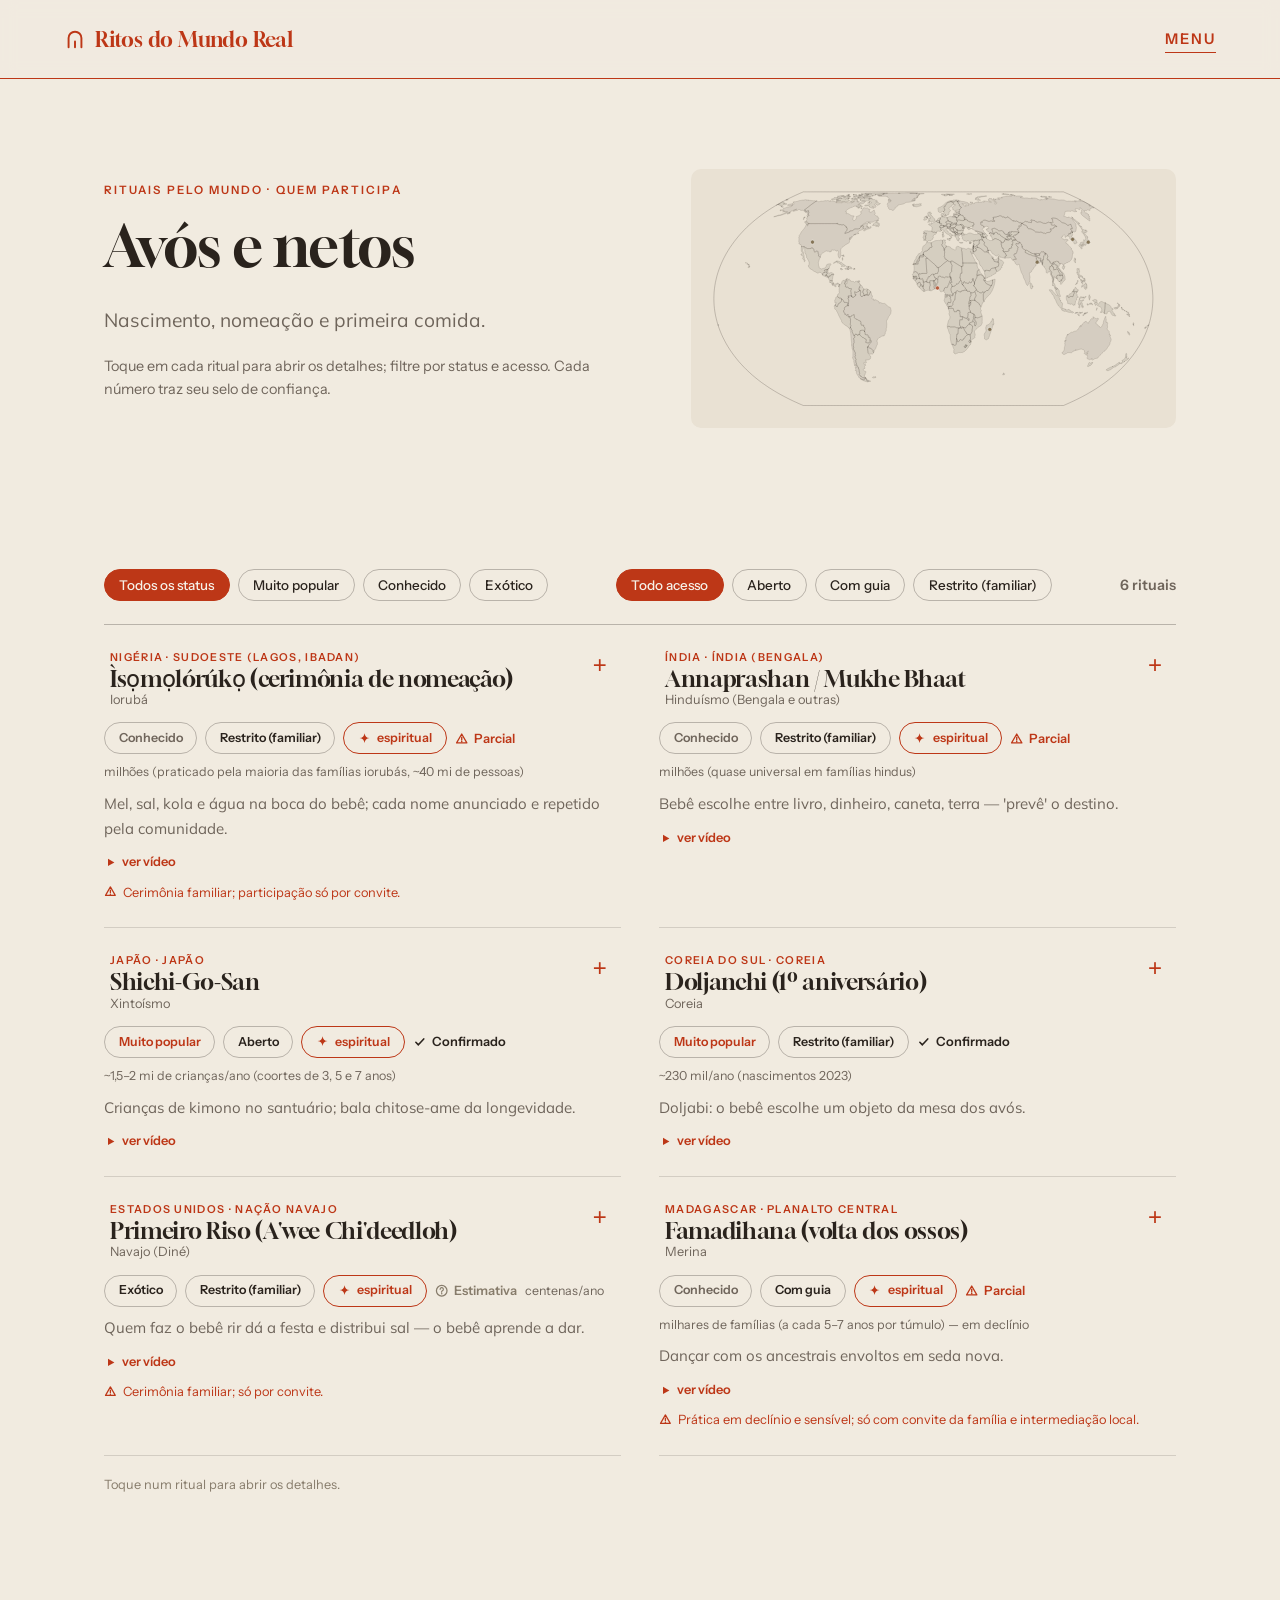
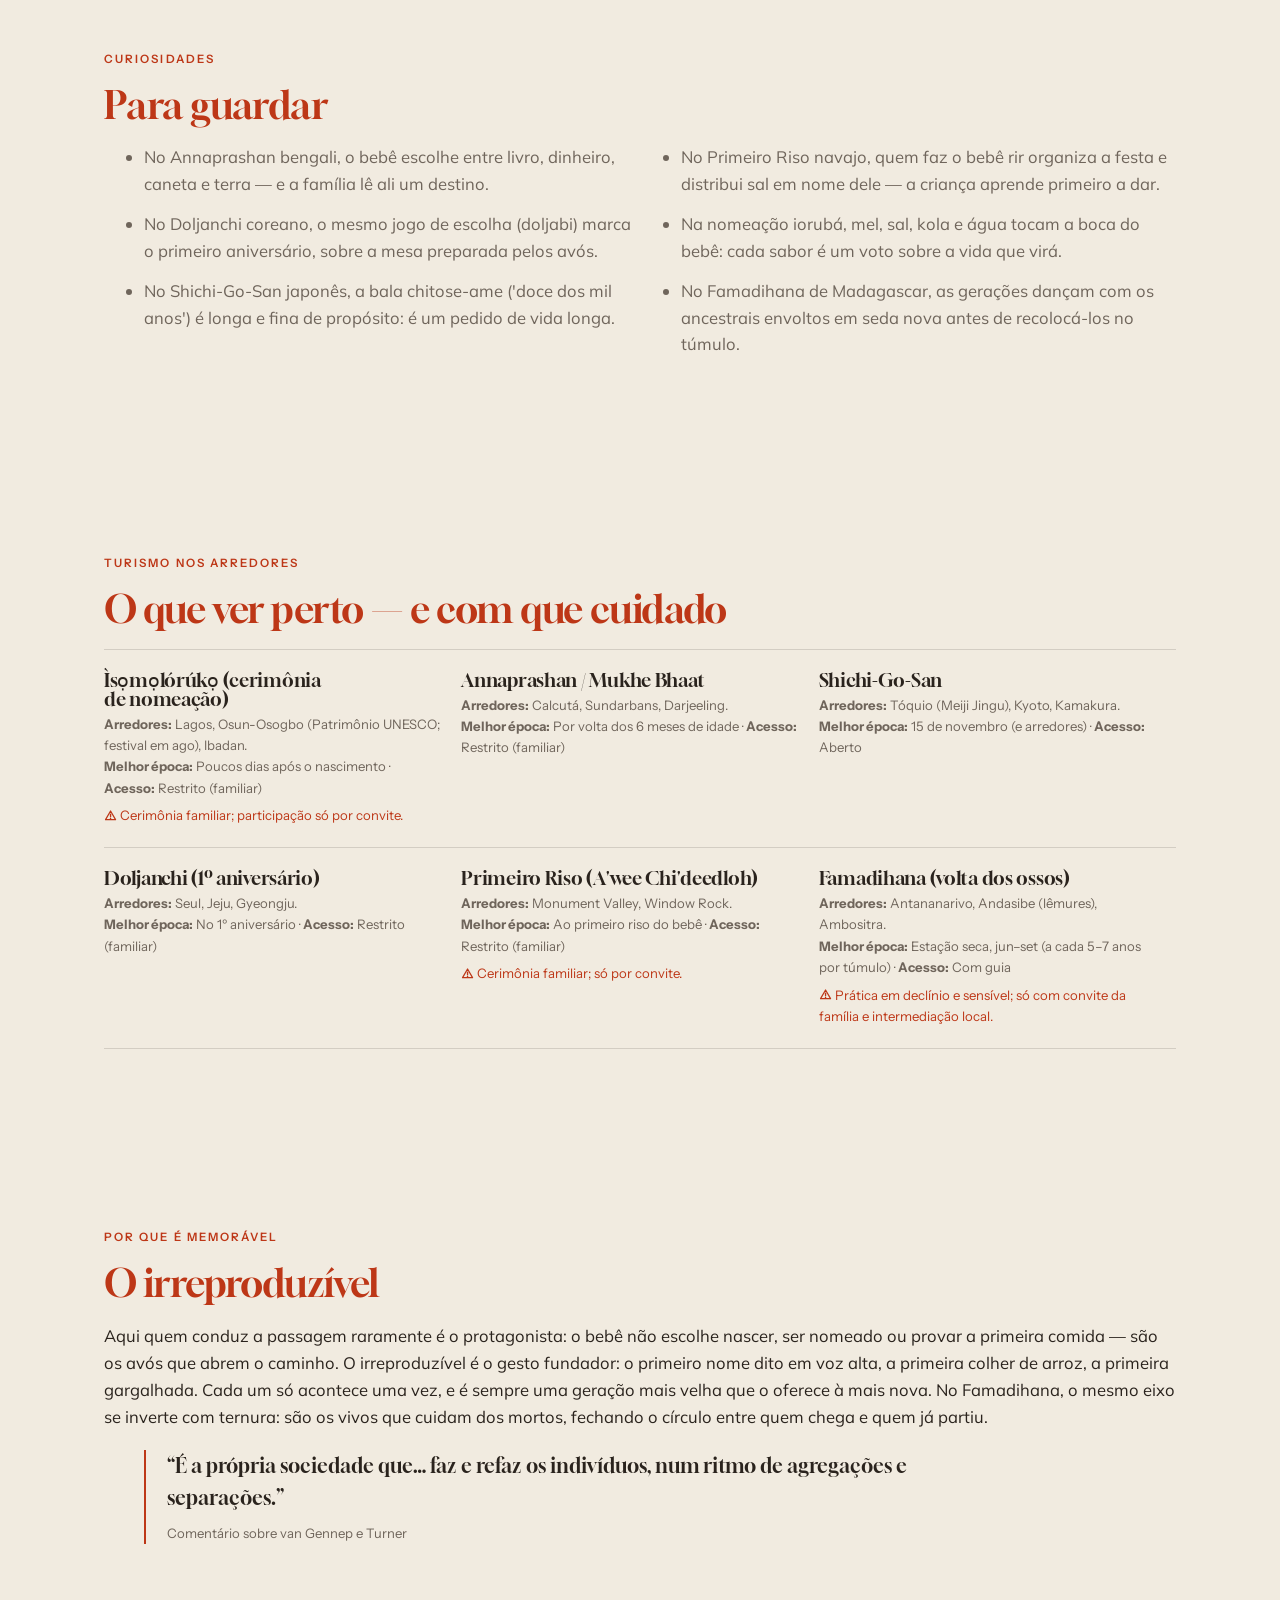
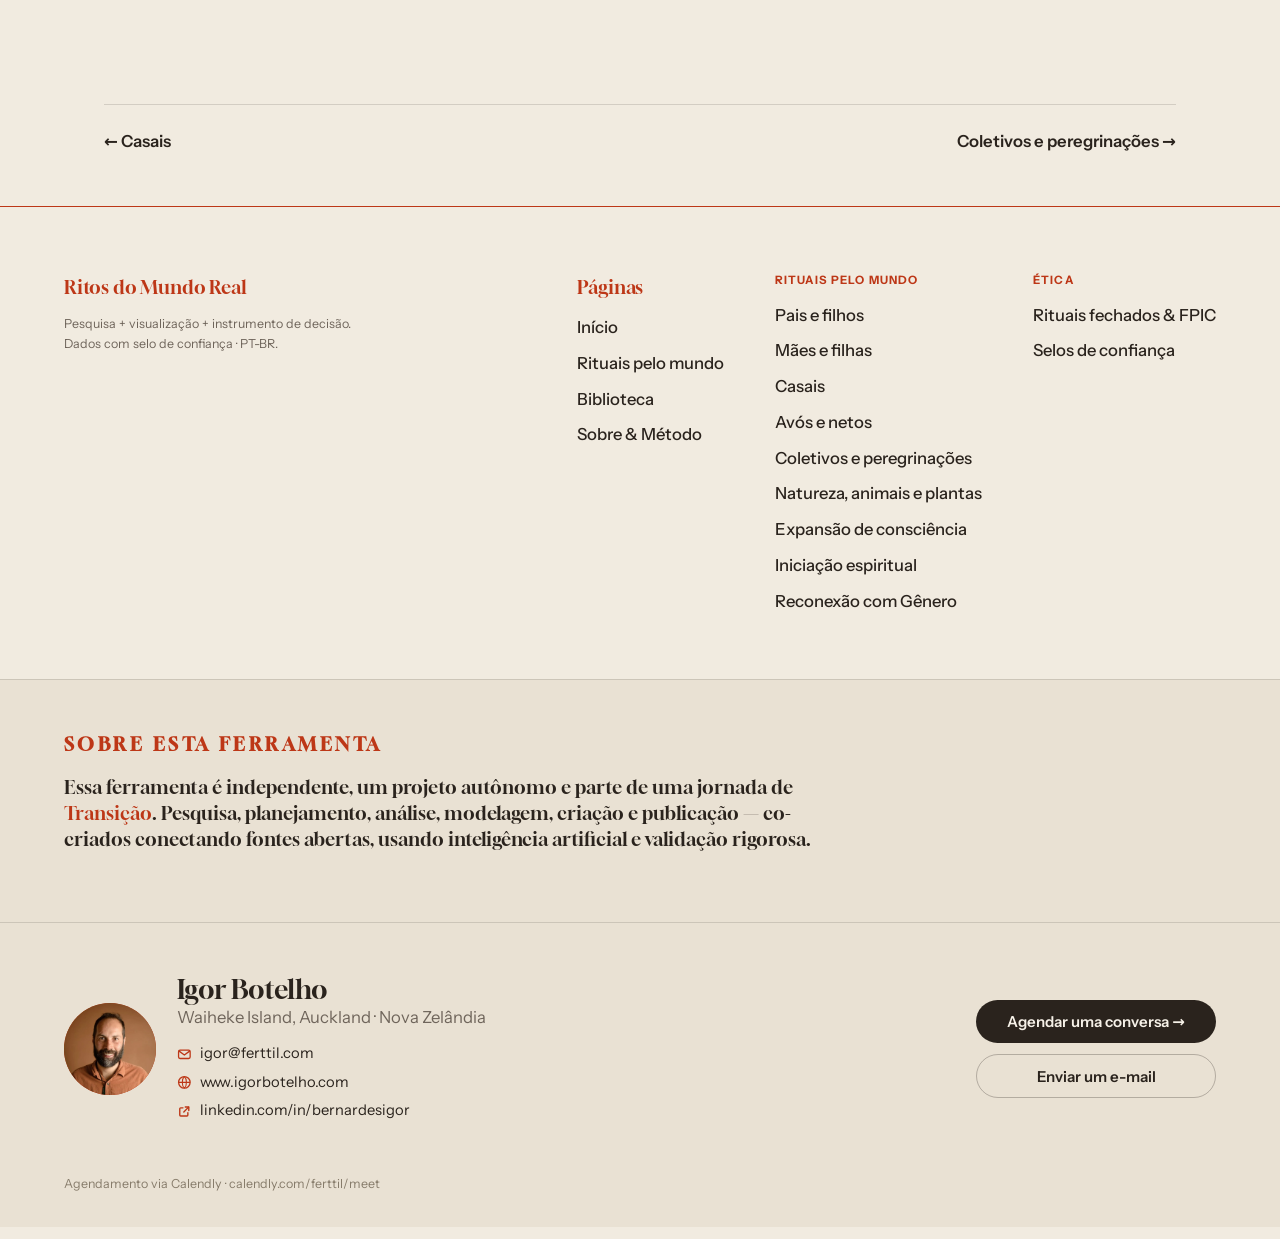
<file: clusters/avos-e-netos/index.html>
<!DOCTYPE html>
<html lang="pt-BR">
<head>
  <meta charset="UTF-8">
  <meta name="viewport" content="width=device-width, initial-scale=1">
  <title>Avós e netos — Ritos do Mundo Real</title>
  <meta name="description" content="Nascimento, nomeação e primeira comida — o que a geração mais velha oferece à mais nova.">
  <link rel="canonical" href="https://ritos.exemplo/clusters/avos-e-netos/">
  <meta property="og:type" content="website">
  <meta property="og:title" content="Avós e netos — Ritos do Mundo Real">
  <meta property="og:description" content="Nascimento, nomeação e primeira comida — o que a geração mais velha oferece à mais nova.">
  <meta property="og:image" content="https://ritos.exemplo/og.jpg">
  <meta name="twitter:card" content="summary_large_image">
  <link rel="icon" href="../../favicon.svg" type="image/svg+xml">
  <link rel="preconnect" href="https://images.unsplash.com" crossorigin>
  <link rel="preload" href="../../assets/fonts/gloock-latin.woff2" as="font" type="font/woff2" crossorigin>
  <link rel="preload" href="../../assets/fonts/mulish-latin.woff2" as="font" type="font/woff2" crossorigin>
  <link rel="stylesheet" href="../../assets/css/site.css">
</head>
<body data-page="cluster" data-slug="avos-e-netos">
  <a class="skip-link" href="#conteudo">Pular para o conteúdo</a>
  <div class="frame">
    <div class="sheet">

      <header class="site-head">
        <a class="brand" href="../../"><span class="mark" aria-hidden="true"><svg viewBox="0 0 24 24"><path d="M5 21V11a7 7 0 0 1 14 0v10" fill="none" stroke="currentColor" stroke-width="2.1" stroke-linecap="round"/><path d="M12 21v-6.4" fill="none" stroke="currentColor" stroke-width="2.1" stroke-linecap="round"/></svg></span>Ritos do Mundo Real</a>
        <div class="head-actions">
          <a class="btn btn--lime" href="https://calendly.com/ferttil/meet" target="_blank" rel="noopener">Agendar conversa</a>
          <button class="menu-btn" id="menu-toggle" aria-expanded="false" aria-controls="menu-overlay">
            <span class="bars" aria-hidden="true"><i></i><i></i><i></i></span> Menu
          </button>
        </div>
      </header>

      <div class="menu-overlay" id="menu-overlay" role="dialog" aria-modal="true" aria-label="Menu de navegação">
        <div class="menu-top">
          <a class="brand" href="../../"><span class="mark" aria-hidden="true"><svg viewBox="0 0 24 24"><path d="M5 21V11a7 7 0 0 1 14 0v10" fill="none" stroke="currentColor" stroke-width="2.1" stroke-linecap="round"/><path d="M12 21v-6.4" fill="none" stroke="currentColor" stroke-width="2.1" stroke-linecap="round"/></svg></span>Ritos do Mundo Real</a>
          <button class="menu-close" id="menu-close" aria-label="Fechar menu"><svg class="ic" viewBox="0 0 16 16" aria-hidden="true"><path d="M4 4l8 8M12 4l-8 8" fill="none" stroke="currentColor" stroke-width="1.7" stroke-linecap="round"/></svg></button>
        </div>
        <div class="menu-body">
          <nav class="megamenu" aria-label="Páginas e subpáginas">
            <a class="mm-page" href="../../">Início</a>
            <div class="mm-block">
              <a class="mm-page" href="../../clusters/">Rituais pelo mundo</a>
              <div class="mm-subs"><a href="../../clusters/pais-e-filhos/">Pais e filhos</a><a href="../../clusters/maes-e-filhas/">Mães e filhas</a><a href="../../clusters/casais/">Casais</a><a href="../../clusters/avos-e-netos/">Avós e netos</a><a href="../../clusters/coletivos-e-peregrinacoes/">Coletivos e peregrinações</a><a href="../../clusters/natureza-animais-e-plantas/">Natureza, animais e plantas</a><a href="../../clusters/expansao-de-consciencia/">Expansão de consciência</a><a href="../../clusters/iniciacao-espiritual/">Iniciação espiritual</a><a href="../../clusters/reconexao-com-genero/">Reconexão com Gênero</a></div>
            </div>
            <a class="mm-page" href="../../biblioteca/">Biblioteca</a>
            <a class="mm-page" href="../../sobre/">Sobre &amp; Método</a>
          </nav>
          <aside class="mm-aside">
            <p class="eyebrow">Comece por aqui</p>
            <p style="color:var(--muted)">Filtre rituais por quem participa, pelo sentimento que tratam e pelo que muda para quem passa — no instrumento de decisão.</p>
            <a class="btn btn--lime" href="../../#instrumento">Instrumento de decisão</a>
            <a class="btn btn--soft" href="https://calendly.com/ferttil/meet" target="_blank" rel="noopener">Agendar uma conversa</a>
          </aside>
        </div>
      </div>

      <main id="conteudo">
        <section class="section wrap">
          <div class="cluster-head">
            <div>
              <p class="eyebrow"><a href="../" style="color:var(--coral);text-decoration:none">Rituais pelo mundo</a> · quem participa</p>
              <h1 data-cluster-nome style="font-size:clamp(2rem,4.6vw,3.6rem)"></h1>
              <p class="lede" id="cluster-frase"></p>
              <p style="color:var(--muted);font-family:var(--font-ui);font-size:.9rem">Toque em cada ritual para abrir os detalhes; filtre por status e acesso. Cada número traz seu selo de confiança.</p>
            </div>
            <div class="minimap"><div id="cluster-map" aria-label="Mini-mapa com os rituais deste cluster"></div></div>
          </div>
          <p id="data-error" role="alert" hidden style="color:var(--coral)"></p>
        </section>

        <section class="section--tight wrap" aria-label="Rituais do cluster">
          <div class="rito-toolbar">
            <div class="lib-filters" id="rt-status"></div>
            <div class="lib-filters" id="rt-acesso"></div>
            <span class="lib-count" id="rt-count"></span>
          </div>
          <div class="rito-list" id="ritos-list"></div>
          <p class="rito-hint">Toque num ritual para abrir os detalhes.</p>
        </section>

        <section class="section wrap prose" aria-labelledby="curio-h">
          <p class="eyebrow">Curiosidades</p>
          <h2 id="curio-h" class="h-sec">Para guardar</h2>
          <ul class="curio" id="curiosidades"></ul>
        </section>

        <section class="section wrap prose" aria-labelledby="entorno-h">
          <p class="eyebrow">Turismo nos arredores</p>
          <h2 id="entorno-h" class="h-sec">O que ver perto — e com que cuidado</h2>
          <div class="entorno" id="entorno"></div>
        </section>

        <section class="section wrap prose" aria-labelledby="mem-h">
          <p class="eyebrow">Por que é memorável</p>
          <h2 id="mem-h" class="h-sec">O irreproduzível</h2>
          <div id="memoravel"></div>
        </section>

        <section class="section--tight wrap">
          <nav class="cluster-nav" id="cluster-nav" aria-label="Outros clusters"></nav>
        </section>
      </main>

      <footer class="site-foot">
        <div class="col"><b>Ritos do Mundo Real</b><small>Pesquisa + visualização + instrumento de decisão.<br>Dados com selo de confiança · PT-BR.</small></div>
        <div class="cols">
          <div class="col"><b>Páginas</b><a href="../../">Início</a><a href="../../clusters/">Rituais pelo mundo</a><a href="../../biblioteca/">Biblioteca</a><a href="../../sobre/">Sobre &amp; Método</a></div>
          <div class="col"><b>Rituais pelo mundo</b><a href="../../clusters/pais-e-filhos/">Pais e filhos</a><a href="../../clusters/maes-e-filhas/">Mães e filhas</a><a href="../../clusters/casais/">Casais</a><a href="../../clusters/avos-e-netos/">Avós e netos</a><a href="../../clusters/coletivos-e-peregrinacoes/">Coletivos e peregrinações</a><a href="../../clusters/natureza-animais-e-plantas/">Natureza, animais e plantas</a><a href="../../clusters/expansao-de-consciencia/">Expansão de consciência</a><a href="../../clusters/iniciacao-espiritual/">Iniciação espiritual</a><a href="../../clusters/reconexao-com-genero/">Reconexão com Gênero</a></div>
          <div class="col"><b>Ética</b><a href="../../sobre/#etica">Rituais fechados &amp; FPIC</a><a href="../../sobre/#selos">Selos de confiança</a></div>
        </div>
      </footer>

      <section class="author" aria-label="Sobre esta ferramenta">
        <div class="author__band">
          <p class="eyebrow">Sobre esta ferramenta</p>
          <p>Essa ferramenta é independente, um projeto autônomo e parte de uma jornada de <strong>Transição</strong>. Pesquisa, planejamento, análise, modelagem, criação e publicação — co-criados conectando fontes abertas, usando inteligência artificial e validação rigorosa.</p>
        </div>
        <div class="author__card">
          <div class="author__who">
            <div class="author__photo" data-mono="IB"><img id="author-photo" src="../../assets/img/igor-botelho.jpg" alt="Igor Botelho" loading="lazy"></div>
            <div>
              <h3 class="author__name">Igor Botelho</h3>
              <p class="author__loc">Waiheke Island, Auckland · Nova Zelândia</p>
              <div class="author__links">
                <a href="mailto:igor@ferttil.com"><svg class="ic" viewBox="0 0 16 16" aria-hidden="true"><rect x="1.7" y="3.5" width="12.6" height="9" rx="1.6" fill="none" stroke="currentColor" stroke-width="1.4"/><path d="M2.3 4.5 8 8.7l5.7-4.2" fill="none" stroke="currentColor" stroke-width="1.4" stroke-linecap="round"/></svg> igor@ferttil.com</a>
                <a href="https://www.igorbotelho.com" target="_blank" rel="noopener"><svg class="ic" viewBox="0 0 16 16" aria-hidden="true"><circle cx="8" cy="8" r="6.3" fill="none" stroke="currentColor" stroke-width="1.4"/><path d="M1.8 8h12.4M8 1.7c3 2.4 3 10.2 0 12.6M8 1.7c-3 2.4-3 10.2 0 12.6" fill="none" stroke="currentColor" stroke-width="1.15"/></svg> www.igorbotelho.com</a>
                <a href="https://linkedin.com/in/bernardesigor" target="_blank" rel="noopener"><svg class="ic" viewBox="0 0 16 16" aria-hidden="true"><path d="M9 3.2h3.8V7" fill="none" stroke="currentColor" stroke-width="1.5" stroke-linecap="round" stroke-linejoin="round"/><path d="M12.6 3.4 7.4 8.6" fill="none" stroke="currentColor" stroke-width="1.5" stroke-linecap="round"/><path d="M11.8 9.5V12a1 1 0 0 1-1 1H4a1 1 0 0 1-1-1V5.2a1 1 0 0 1 1-1h2.5" fill="none" stroke="currentColor" stroke-width="1.5" stroke-linecap="round"/></svg> linkedin.com/in/bernardesigor</a>
              </div>
            </div>
          </div>
          <div class="author__cta">
            <a class="btn btn--forest" href="https://calendly.com/ferttil/meet" target="_blank" rel="noopener">Agendar uma conversa →</a>
            <a class="btn btn--soft" href="mailto:igor@ferttil.com">Enviar um e-mail</a>
          </div>
        </div>
        <p class="author__note">Agendamento via Calendly · calendly.com/ferttil/meet</p>
      </section>

    </div>
  </div>
  <script src="../../assets/js/app.js"></script>
</body>
</html>
</file>
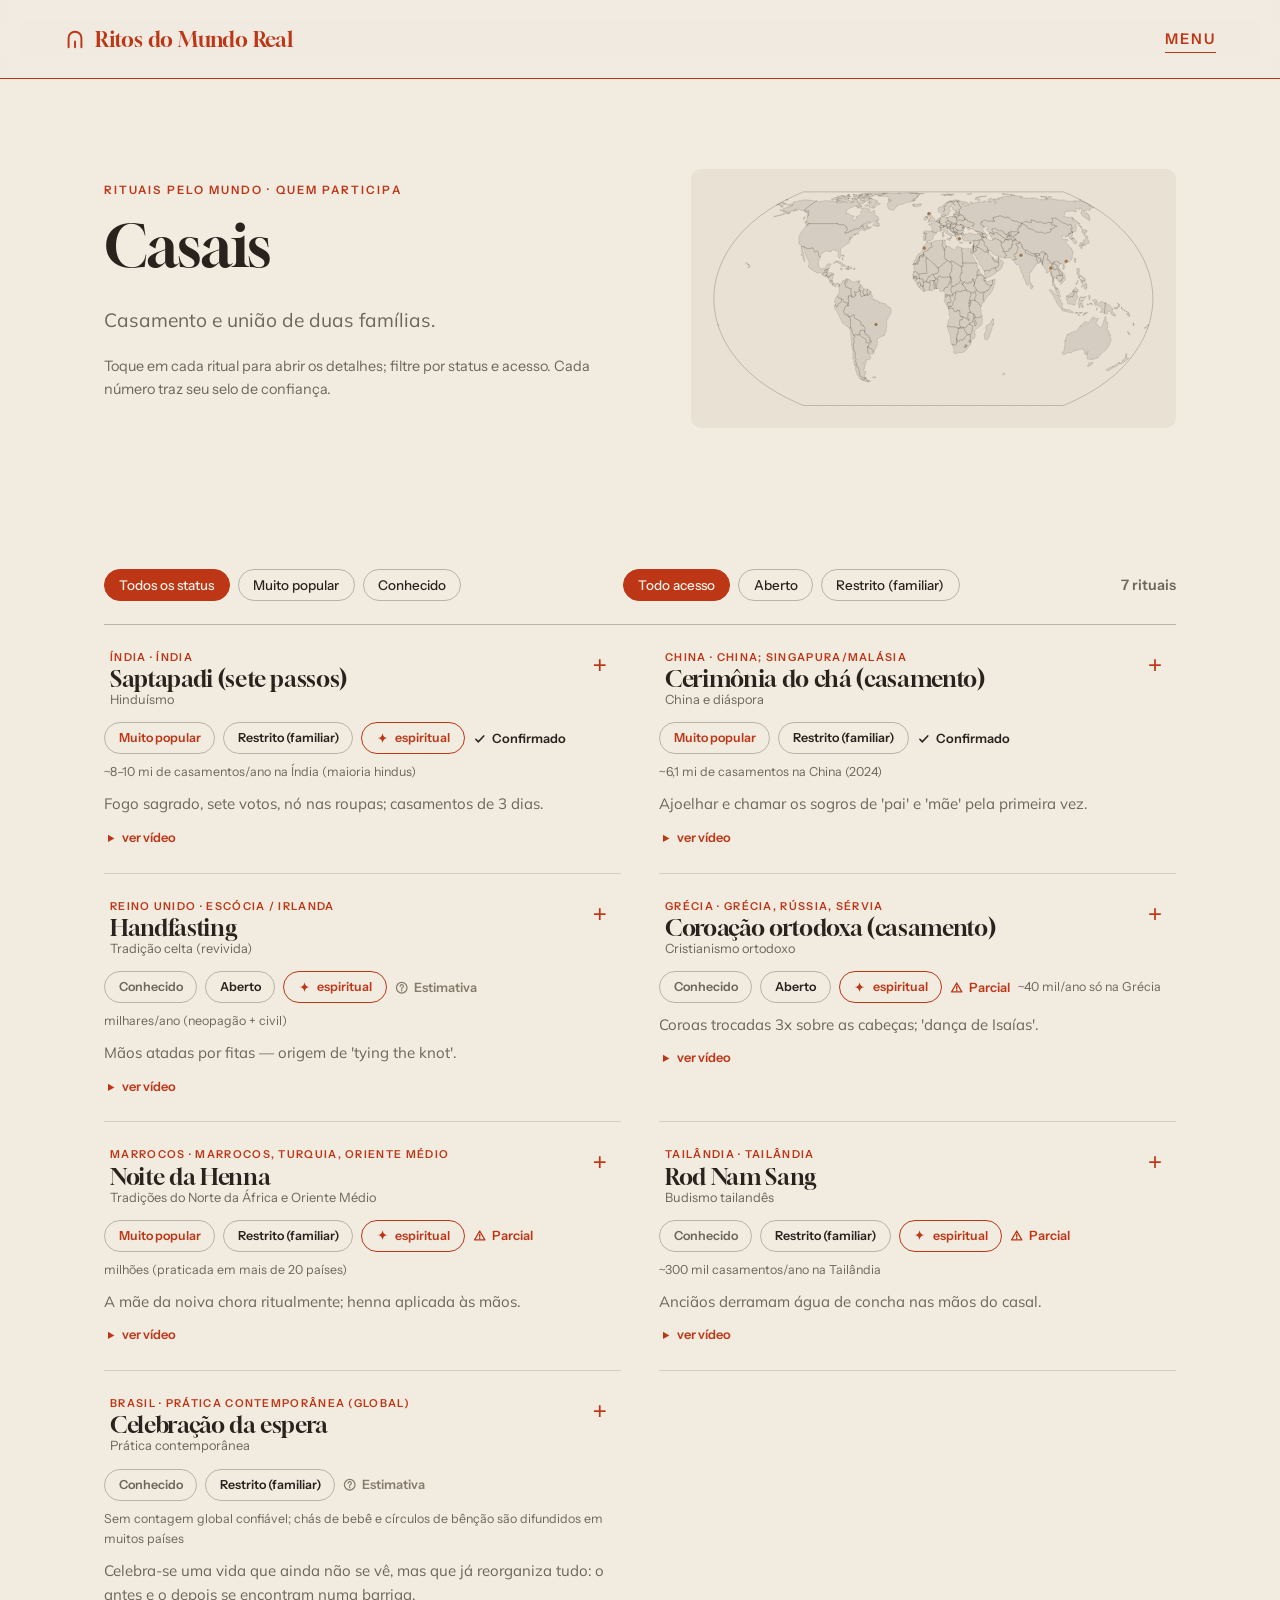
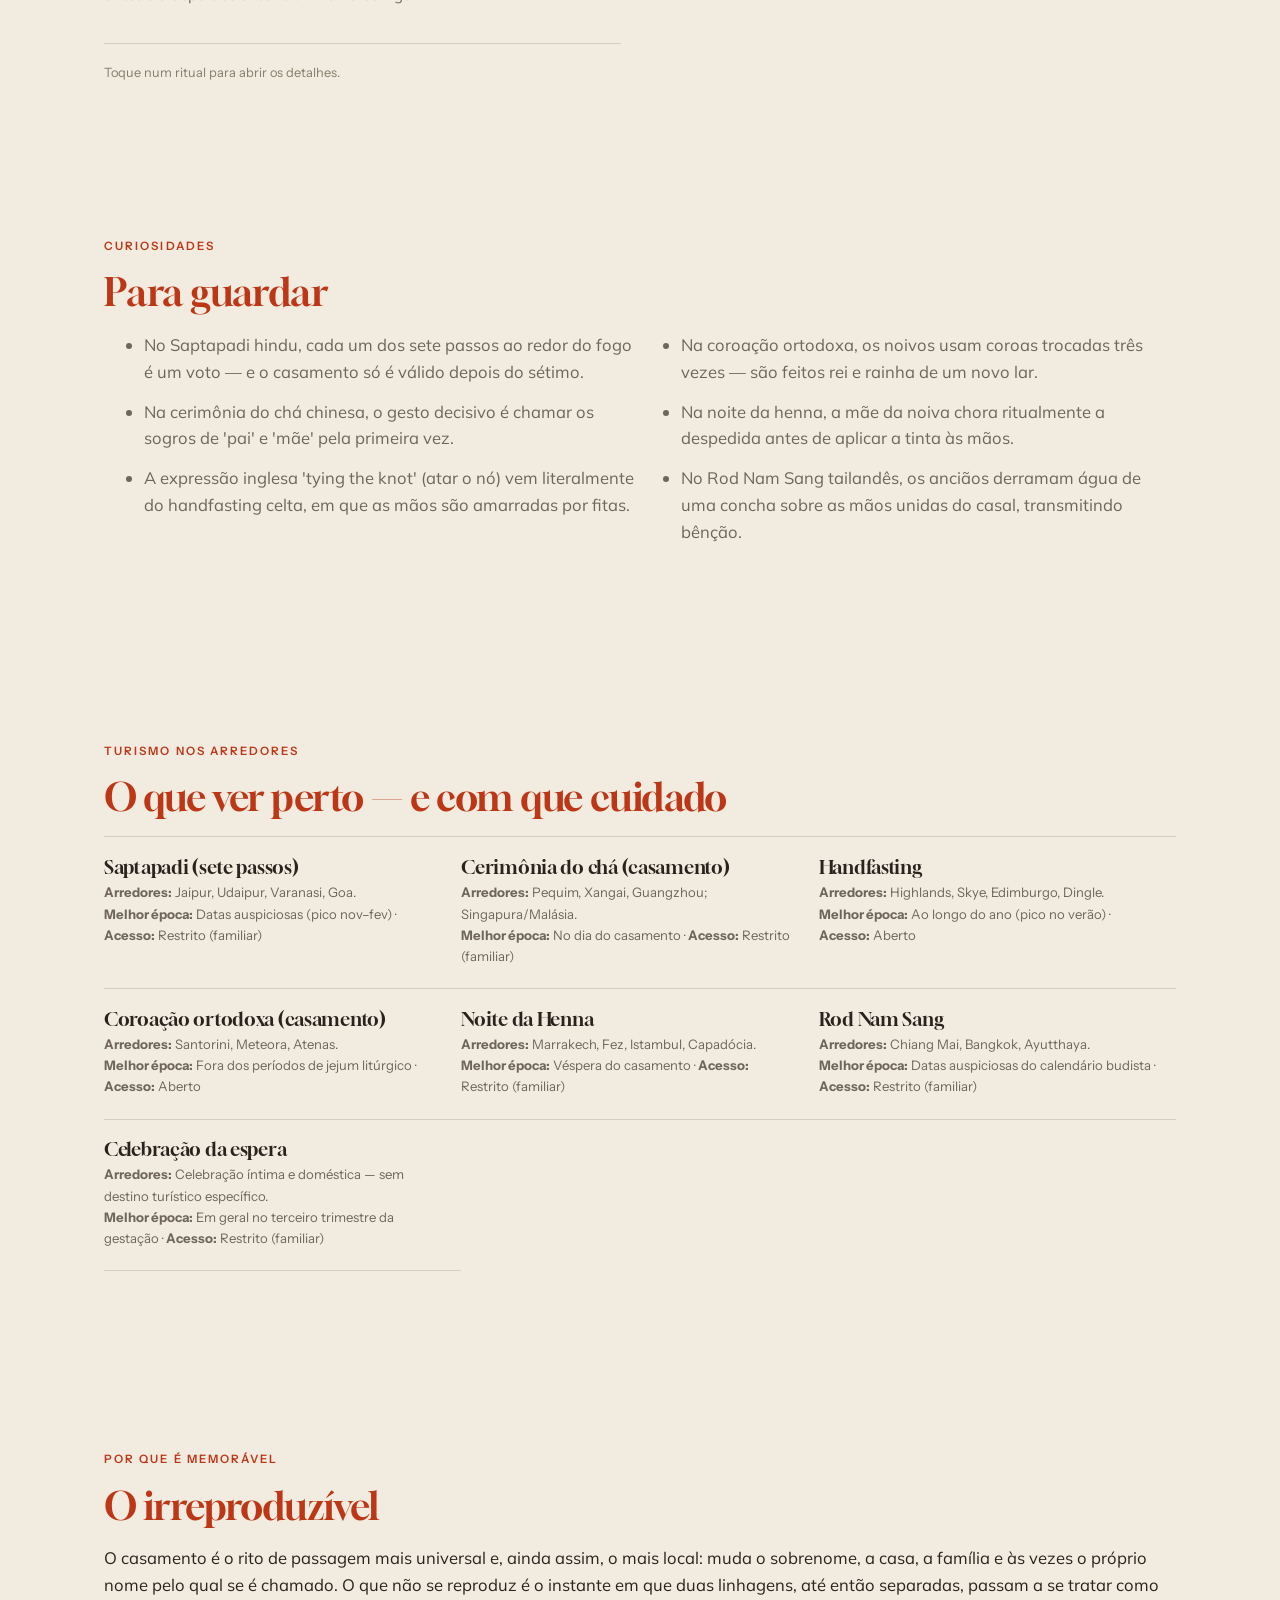
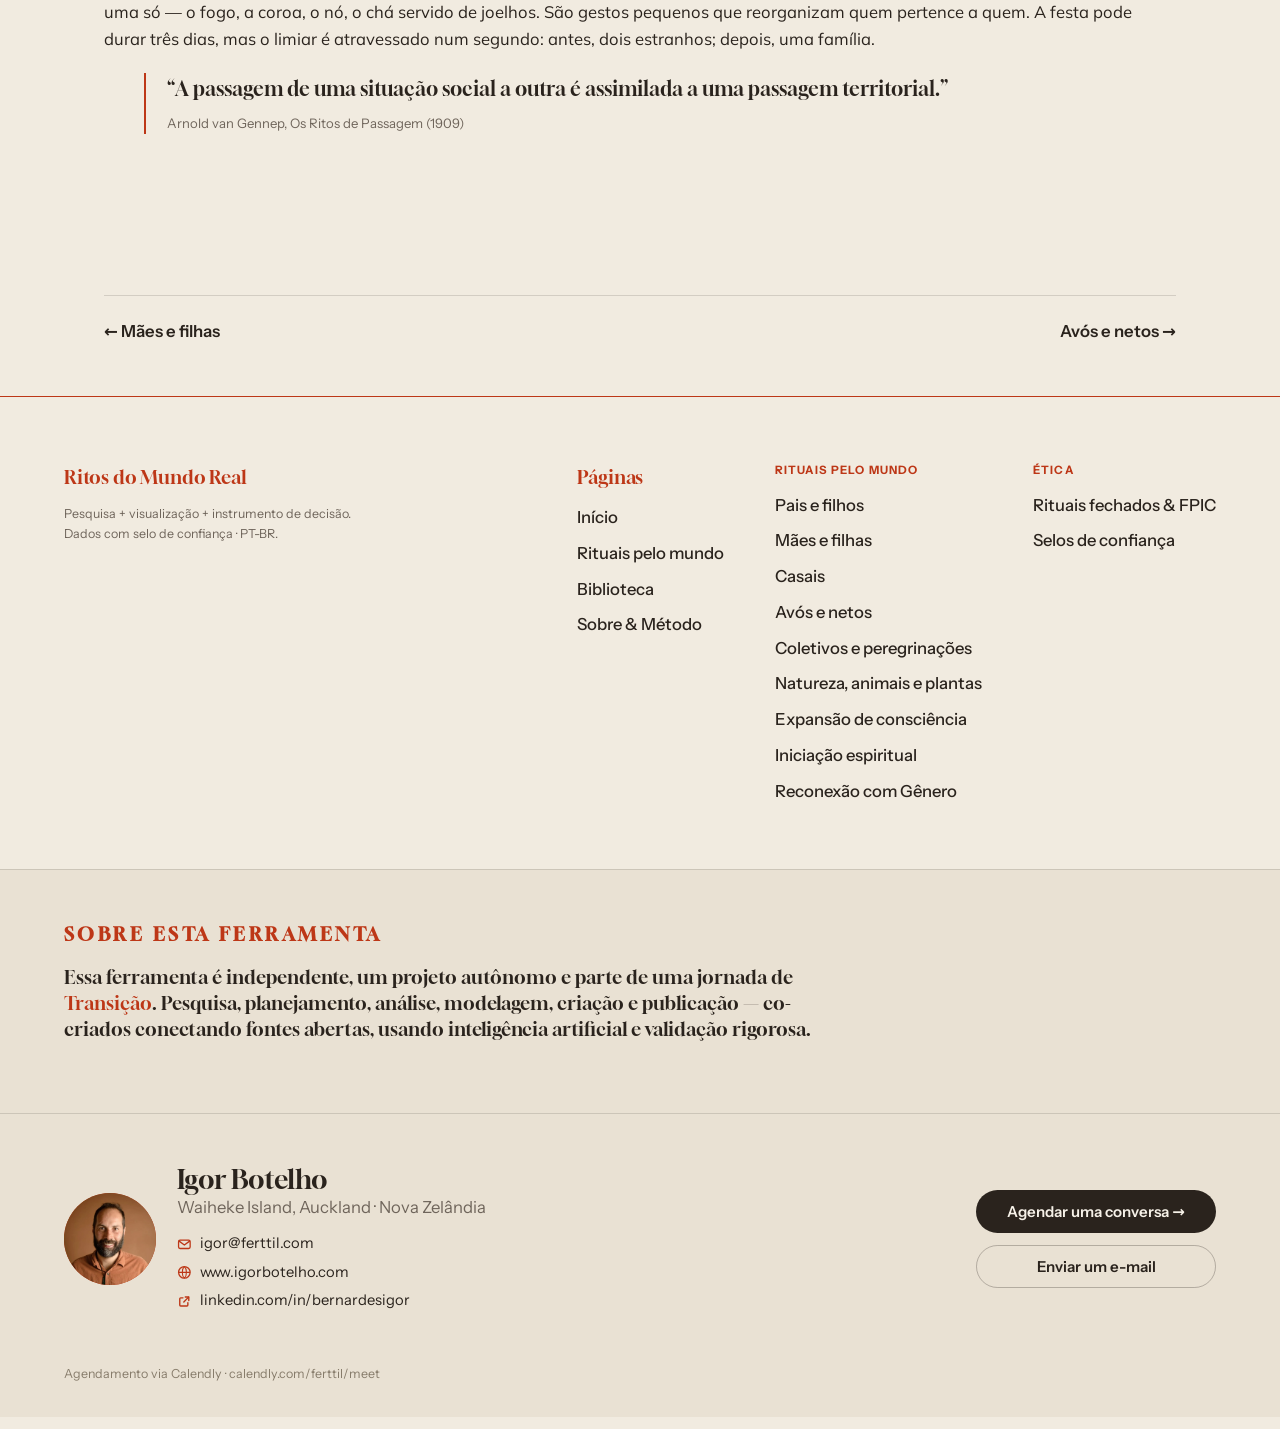
<file: clusters/casais/index.html>
<!DOCTYPE html>
<html lang="pt-BR">
<head>
  <meta charset="UTF-8">
  <meta name="viewport" content="width=device-width, initial-scale=1">
  <title>Casais — Ritos do Mundo Real</title>
  <meta name="description" content="Rituais de casamento e união de famílias — do fogo sagrado hindu ao chá servido aos sogros.">
  <link rel="canonical" href="https://ritos.exemplo/clusters/casais/">
  <meta property="og:type" content="website">
  <meta property="og:title" content="Casais — Ritos do Mundo Real">
  <meta property="og:description" content="Rituais de casamento e união de famílias — do fogo sagrado hindu ao chá servido aos sogros.">
  <meta property="og:image" content="https://ritos.exemplo/og.jpg">
  <meta name="twitter:card" content="summary_large_image">
  <link rel="icon" href="../../favicon.svg" type="image/svg+xml">
  <link rel="preconnect" href="https://images.unsplash.com" crossorigin>
  <link rel="preload" href="../../assets/fonts/gloock-latin.woff2" as="font" type="font/woff2" crossorigin>
  <link rel="preload" href="../../assets/fonts/mulish-latin.woff2" as="font" type="font/woff2" crossorigin>
  <link rel="stylesheet" href="../../assets/css/site.css">
</head>
<body data-page="cluster" data-slug="casais">
  <a class="skip-link" href="#conteudo">Pular para o conteúdo</a>
  <div class="frame">
    <div class="sheet">

      <header class="site-head">
        <a class="brand" href="../../"><span class="mark" aria-hidden="true"><svg viewBox="0 0 24 24"><path d="M5 21V11a7 7 0 0 1 14 0v10" fill="none" stroke="currentColor" stroke-width="2.1" stroke-linecap="round"/><path d="M12 21v-6.4" fill="none" stroke="currentColor" stroke-width="2.1" stroke-linecap="round"/></svg></span>Ritos do Mundo Real</a>
        <div class="head-actions">
          <a class="btn btn--lime" href="https://calendly.com/ferttil/meet" target="_blank" rel="noopener">Agendar conversa</a>
          <button class="menu-btn" id="menu-toggle" aria-expanded="false" aria-controls="menu-overlay">
            <span class="bars" aria-hidden="true"><i></i><i></i><i></i></span> Menu
          </button>
        </div>
      </header>

      <div class="menu-overlay" id="menu-overlay" role="dialog" aria-modal="true" aria-label="Menu de navegação">
        <div class="menu-top">
          <a class="brand" href="../../"><span class="mark" aria-hidden="true"><svg viewBox="0 0 24 24"><path d="M5 21V11a7 7 0 0 1 14 0v10" fill="none" stroke="currentColor" stroke-width="2.1" stroke-linecap="round"/><path d="M12 21v-6.4" fill="none" stroke="currentColor" stroke-width="2.1" stroke-linecap="round"/></svg></span>Ritos do Mundo Real</a>
          <button class="menu-close" id="menu-close" aria-label="Fechar menu"><svg class="ic" viewBox="0 0 16 16" aria-hidden="true"><path d="M4 4l8 8M12 4l-8 8" fill="none" stroke="currentColor" stroke-width="1.7" stroke-linecap="round"/></svg></button>
        </div>
        <div class="menu-body">
          <nav class="megamenu" aria-label="Páginas e subpáginas">
            <a class="mm-page" href="../../">Início</a>
            <div class="mm-block">
              <a class="mm-page" href="../../clusters/">Rituais pelo mundo</a>
              <div class="mm-subs"><a href="../../clusters/pais-e-filhos/">Pais e filhos</a><a href="../../clusters/maes-e-filhas/">Mães e filhas</a><a href="../../clusters/casais/">Casais</a><a href="../../clusters/avos-e-netos/">Avós e netos</a><a href="../../clusters/coletivos-e-peregrinacoes/">Coletivos e peregrinações</a><a href="../../clusters/natureza-animais-e-plantas/">Natureza, animais e plantas</a><a href="../../clusters/expansao-de-consciencia/">Expansão de consciência</a><a href="../../clusters/iniciacao-espiritual/">Iniciação espiritual</a><a href="../../clusters/reconexao-com-genero/">Reconexão com Gênero</a></div>
            </div>
            <a class="mm-page" href="../../biblioteca/">Biblioteca</a>
            <a class="mm-page" href="../../sobre/">Sobre &amp; Método</a>
          </nav>
          <aside class="mm-aside">
            <p class="eyebrow">Comece por aqui</p>
            <p style="color:var(--muted)">Filtre rituais por quem participa, pelo sentimento que tratam e pelo que muda para quem passa — no instrumento de decisão.</p>
            <a class="btn btn--lime" href="../../#instrumento">Instrumento de decisão</a>
            <a class="btn btn--soft" href="https://calendly.com/ferttil/meet" target="_blank" rel="noopener">Agendar uma conversa</a>
          </aside>
        </div>
      </div>

      <main id="conteudo">
        <section class="section wrap">
          <div class="cluster-head">
            <div>
              <p class="eyebrow"><a href="../" style="color:var(--coral);text-decoration:none">Rituais pelo mundo</a> · quem participa</p>
              <h1 data-cluster-nome style="font-size:clamp(2rem,4.6vw,3.6rem)"></h1>
              <p class="lede" id="cluster-frase"></p>
              <p style="color:var(--muted);font-family:var(--font-ui);font-size:.9rem">Toque em cada ritual para abrir os detalhes; filtre por status e acesso. Cada número traz seu selo de confiança.</p>
            </div>
            <div class="minimap"><div id="cluster-map" aria-label="Mini-mapa com os rituais deste cluster"></div></div>
          </div>
          <p id="data-error" role="alert" hidden style="color:var(--coral)"></p>
        </section>

        <section class="section--tight wrap" aria-label="Rituais do cluster">
          <div class="rito-toolbar">
            <div class="lib-filters" id="rt-status"></div>
            <div class="lib-filters" id="rt-acesso"></div>
            <span class="lib-count" id="rt-count"></span>
          </div>
          <div class="rito-list" id="ritos-list"></div>
          <p class="rito-hint">Toque num ritual para abrir os detalhes.</p>
        </section>

        <section class="section wrap prose" aria-labelledby="curio-h">
          <p class="eyebrow">Curiosidades</p>
          <h2 id="curio-h" class="h-sec">Para guardar</h2>
          <ul class="curio" id="curiosidades"></ul>
        </section>

        <section class="section wrap prose" aria-labelledby="entorno-h">
          <p class="eyebrow">Turismo nos arredores</p>
          <h2 id="entorno-h" class="h-sec">O que ver perto — e com que cuidado</h2>
          <div class="entorno" id="entorno"></div>
        </section>

        <section class="section wrap prose" aria-labelledby="mem-h">
          <p class="eyebrow">Por que é memorável</p>
          <h2 id="mem-h" class="h-sec">O irreproduzível</h2>
          <div id="memoravel"></div>
        </section>

        <section class="section--tight wrap">
          <nav class="cluster-nav" id="cluster-nav" aria-label="Outros clusters"></nav>
        </section>
      </main>

      <footer class="site-foot">
        <div class="col"><b>Ritos do Mundo Real</b><small>Pesquisa + visualização + instrumento de decisão.<br>Dados com selo de confiança · PT-BR.</small></div>
        <div class="cols">
          <div class="col"><b>Páginas</b><a href="../../">Início</a><a href="../../clusters/">Rituais pelo mundo</a><a href="../../biblioteca/">Biblioteca</a><a href="../../sobre/">Sobre &amp; Método</a></div>
          <div class="col"><b>Rituais pelo mundo</b><a href="../../clusters/pais-e-filhos/">Pais e filhos</a><a href="../../clusters/maes-e-filhas/">Mães e filhas</a><a href="../../clusters/casais/">Casais</a><a href="../../clusters/avos-e-netos/">Avós e netos</a><a href="../../clusters/coletivos-e-peregrinacoes/">Coletivos e peregrinações</a><a href="../../clusters/natureza-animais-e-plantas/">Natureza, animais e plantas</a><a href="../../clusters/expansao-de-consciencia/">Expansão de consciência</a><a href="../../clusters/iniciacao-espiritual/">Iniciação espiritual</a><a href="../../clusters/reconexao-com-genero/">Reconexão com Gênero</a></div>
          <div class="col"><b>Ética</b><a href="../../sobre/#etica">Rituais fechados &amp; FPIC</a><a href="../../sobre/#selos">Selos de confiança</a></div>
        </div>
      </footer>

      <section class="author" aria-label="Sobre esta ferramenta">
        <div class="author__band">
          <p class="eyebrow">Sobre esta ferramenta</p>
          <p>Essa ferramenta é independente, um projeto autônomo e parte de uma jornada de <strong>Transição</strong>. Pesquisa, planejamento, análise, modelagem, criação e publicação — co-criados conectando fontes abertas, usando inteligência artificial e validação rigorosa.</p>
        </div>
        <div class="author__card">
          <div class="author__who">
            <div class="author__photo" data-mono="IB"><img id="author-photo" src="../../assets/img/igor-botelho.jpg" alt="Igor Botelho" loading="lazy"></div>
            <div>
              <h3 class="author__name">Igor Botelho</h3>
              <p class="author__loc">Waiheke Island, Auckland · Nova Zelândia</p>
              <div class="author__links">
                <a href="mailto:igor@ferttil.com"><svg class="ic" viewBox="0 0 16 16" aria-hidden="true"><rect x="1.7" y="3.5" width="12.6" height="9" rx="1.6" fill="none" stroke="currentColor" stroke-width="1.4"/><path d="M2.3 4.5 8 8.7l5.7-4.2" fill="none" stroke="currentColor" stroke-width="1.4" stroke-linecap="round"/></svg> igor@ferttil.com</a>
                <a href="https://www.igorbotelho.com" target="_blank" rel="noopener"><svg class="ic" viewBox="0 0 16 16" aria-hidden="true"><circle cx="8" cy="8" r="6.3" fill="none" stroke="currentColor" stroke-width="1.4"/><path d="M1.8 8h12.4M8 1.7c3 2.4 3 10.2 0 12.6M8 1.7c-3 2.4-3 10.2 0 12.6" fill="none" stroke="currentColor" stroke-width="1.15"/></svg> www.igorbotelho.com</a>
                <a href="https://linkedin.com/in/bernardesigor" target="_blank" rel="noopener"><svg class="ic" viewBox="0 0 16 16" aria-hidden="true"><path d="M9 3.2h3.8V7" fill="none" stroke="currentColor" stroke-width="1.5" stroke-linecap="round" stroke-linejoin="round"/><path d="M12.6 3.4 7.4 8.6" fill="none" stroke="currentColor" stroke-width="1.5" stroke-linecap="round"/><path d="M11.8 9.5V12a1 1 0 0 1-1 1H4a1 1 0 0 1-1-1V5.2a1 1 0 0 1 1-1h2.5" fill="none" stroke="currentColor" stroke-width="1.5" stroke-linecap="round"/></svg> linkedin.com/in/bernardesigor</a>
              </div>
            </div>
          </div>
          <div class="author__cta">
            <a class="btn btn--forest" href="https://calendly.com/ferttil/meet" target="_blank" rel="noopener">Agendar uma conversa →</a>
            <a class="btn btn--soft" href="mailto:igor@ferttil.com">Enviar um e-mail</a>
          </div>
        </div>
        <p class="author__note">Agendamento via Calendly · calendly.com/ferttil/meet</p>
      </section>

    </div>
  </div>
  <script src="../../assets/js/app.js"></script>
</body>
</html>
</file>
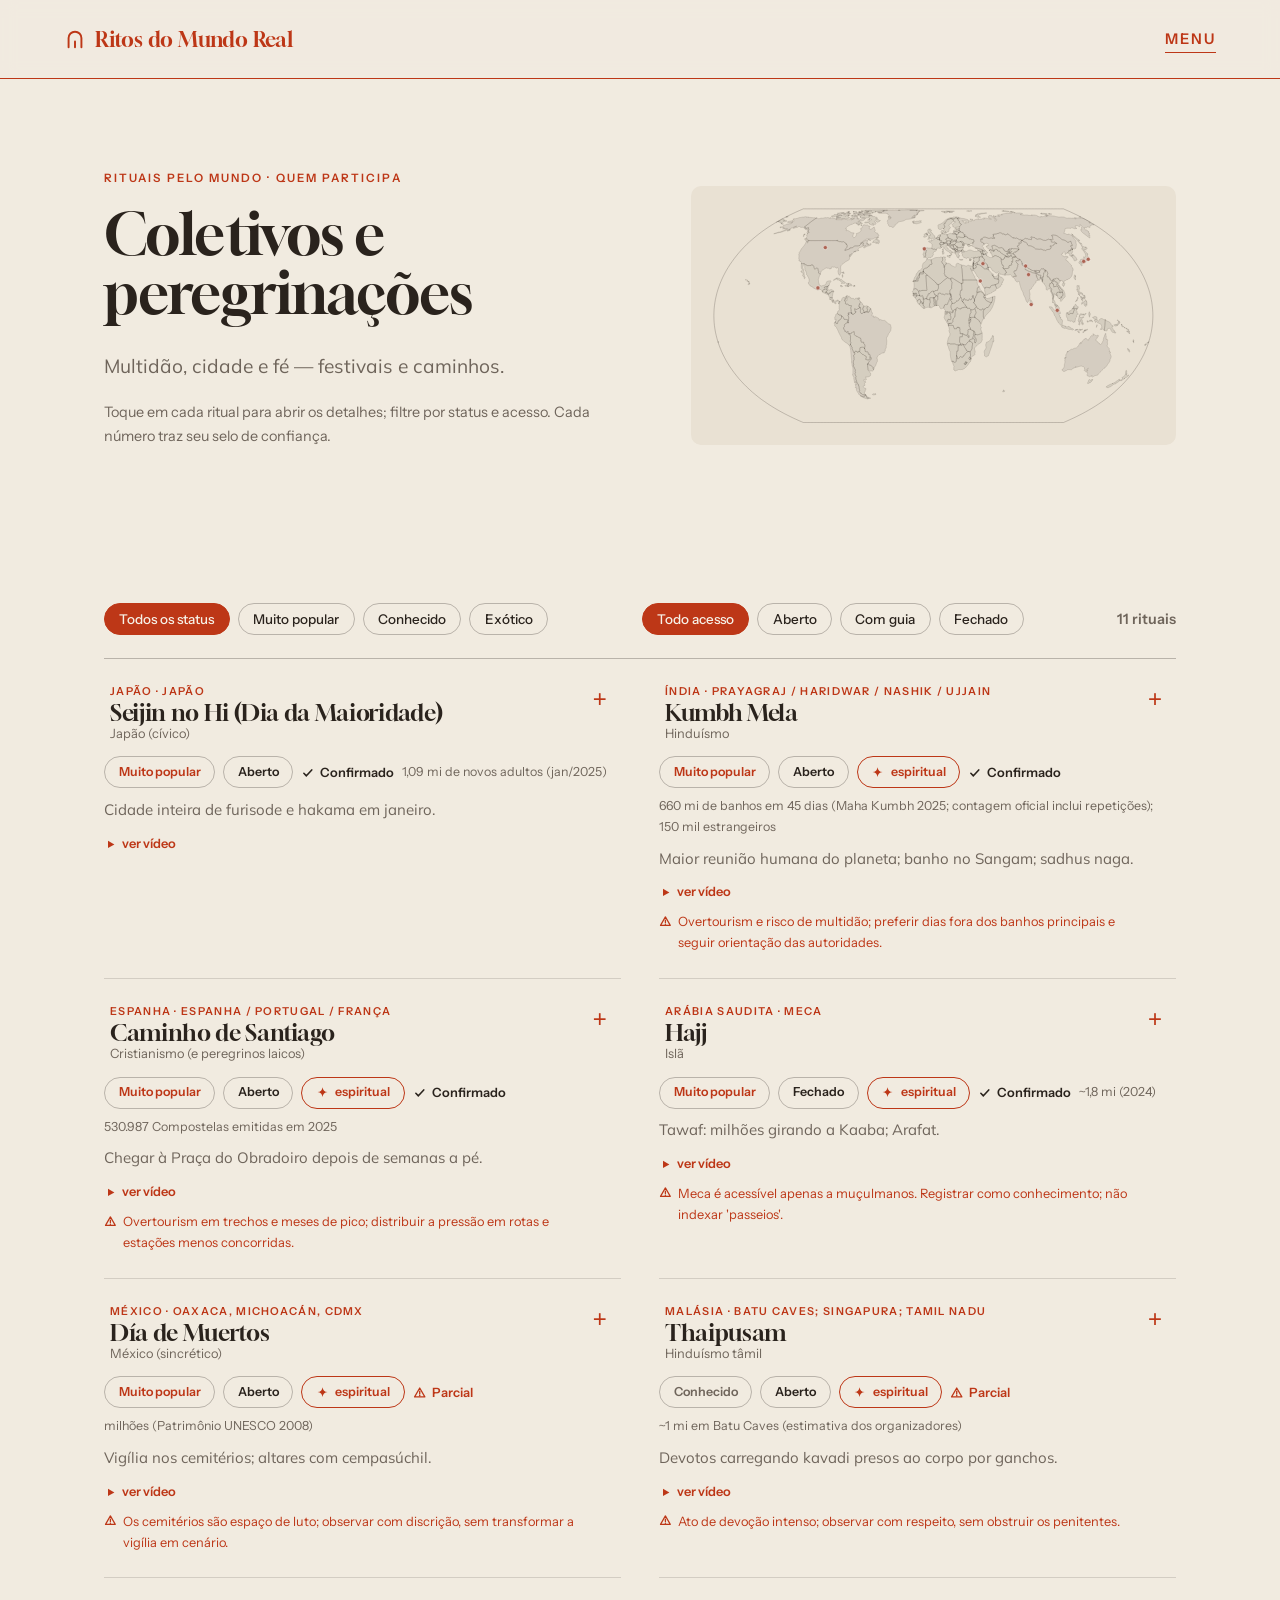
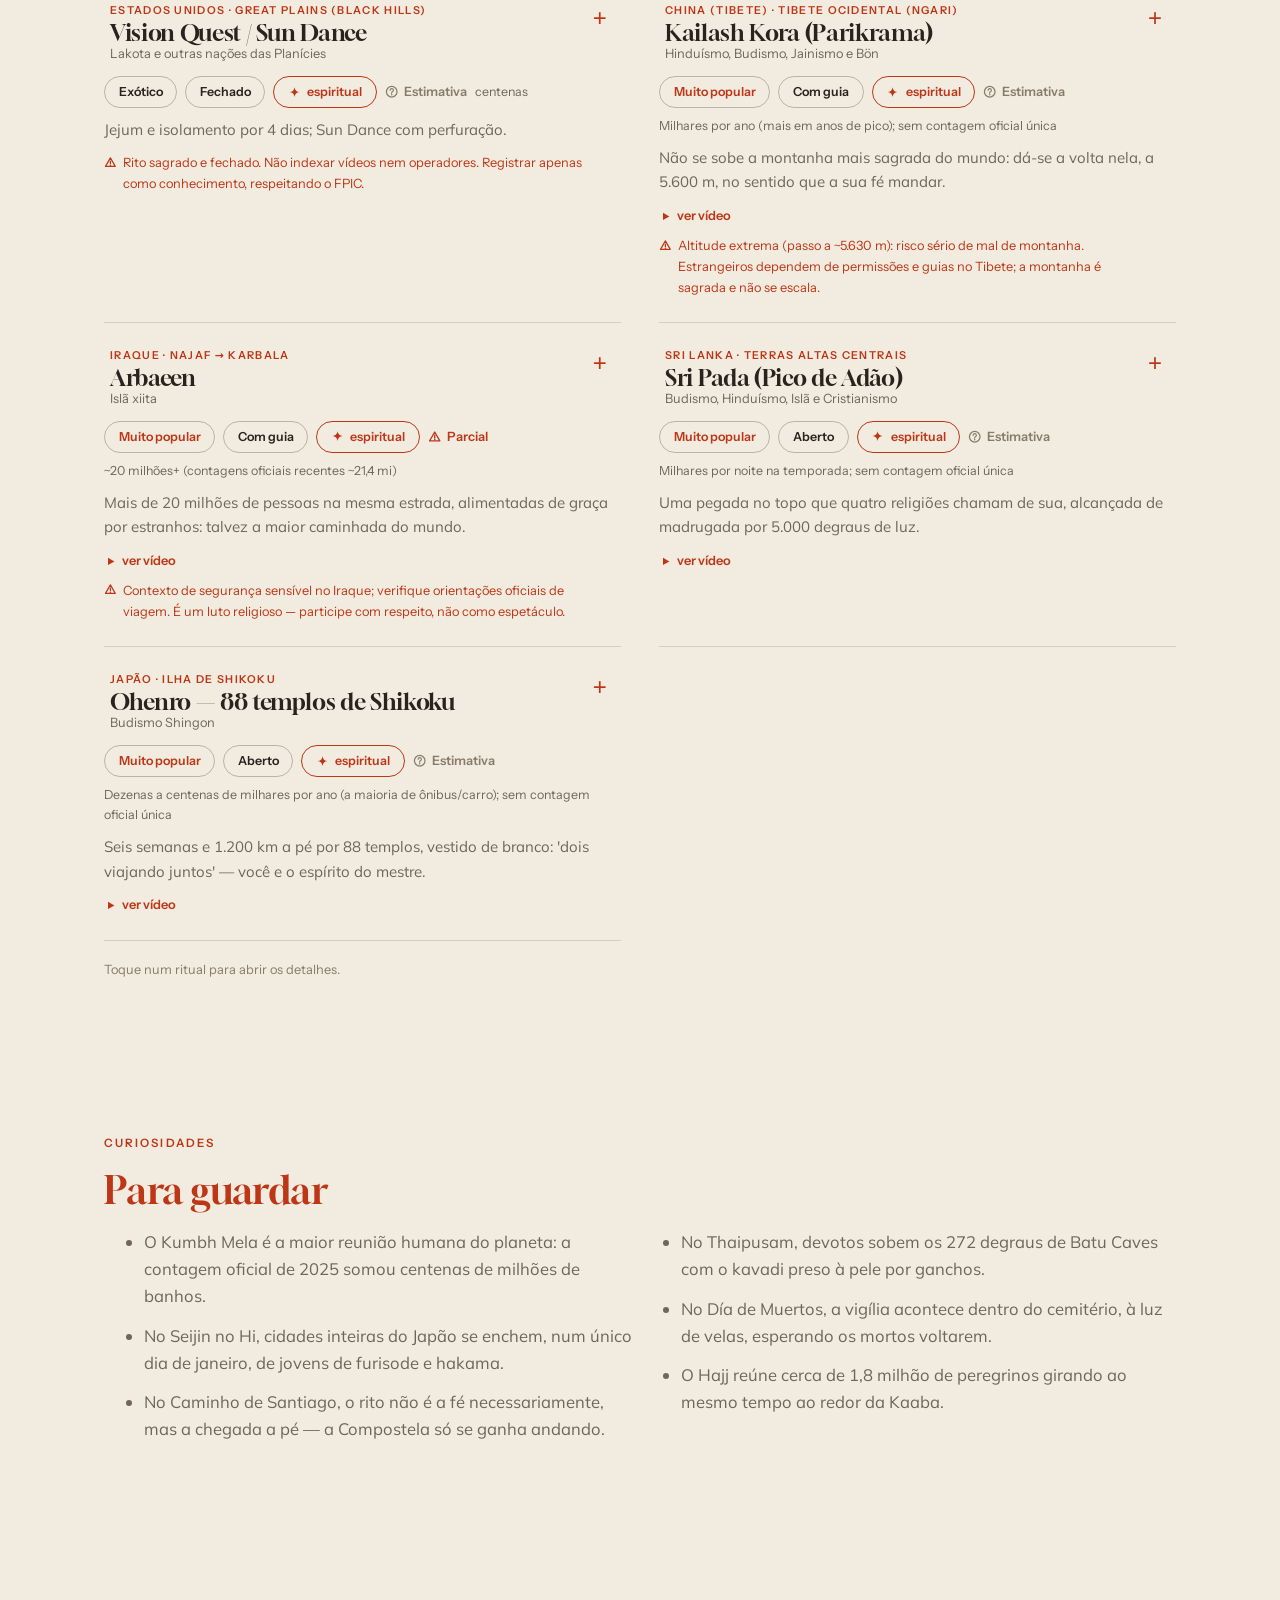
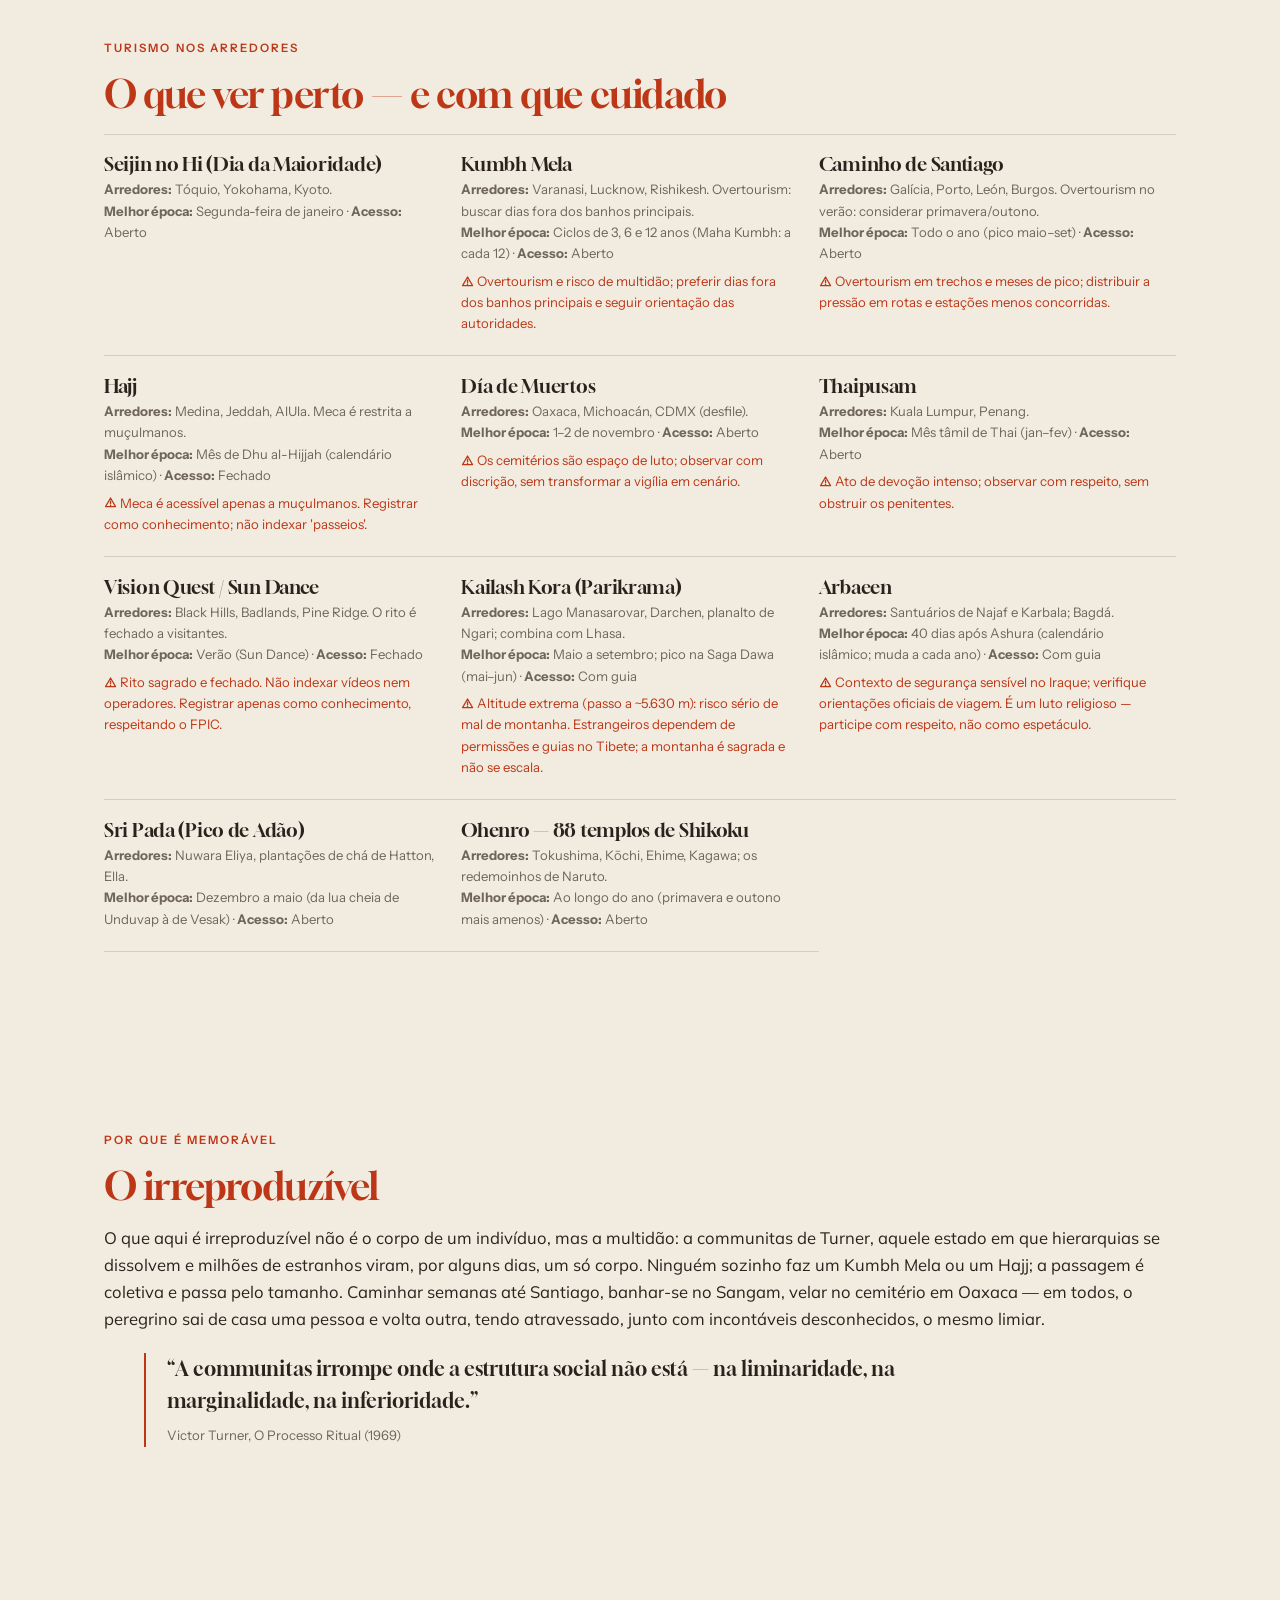
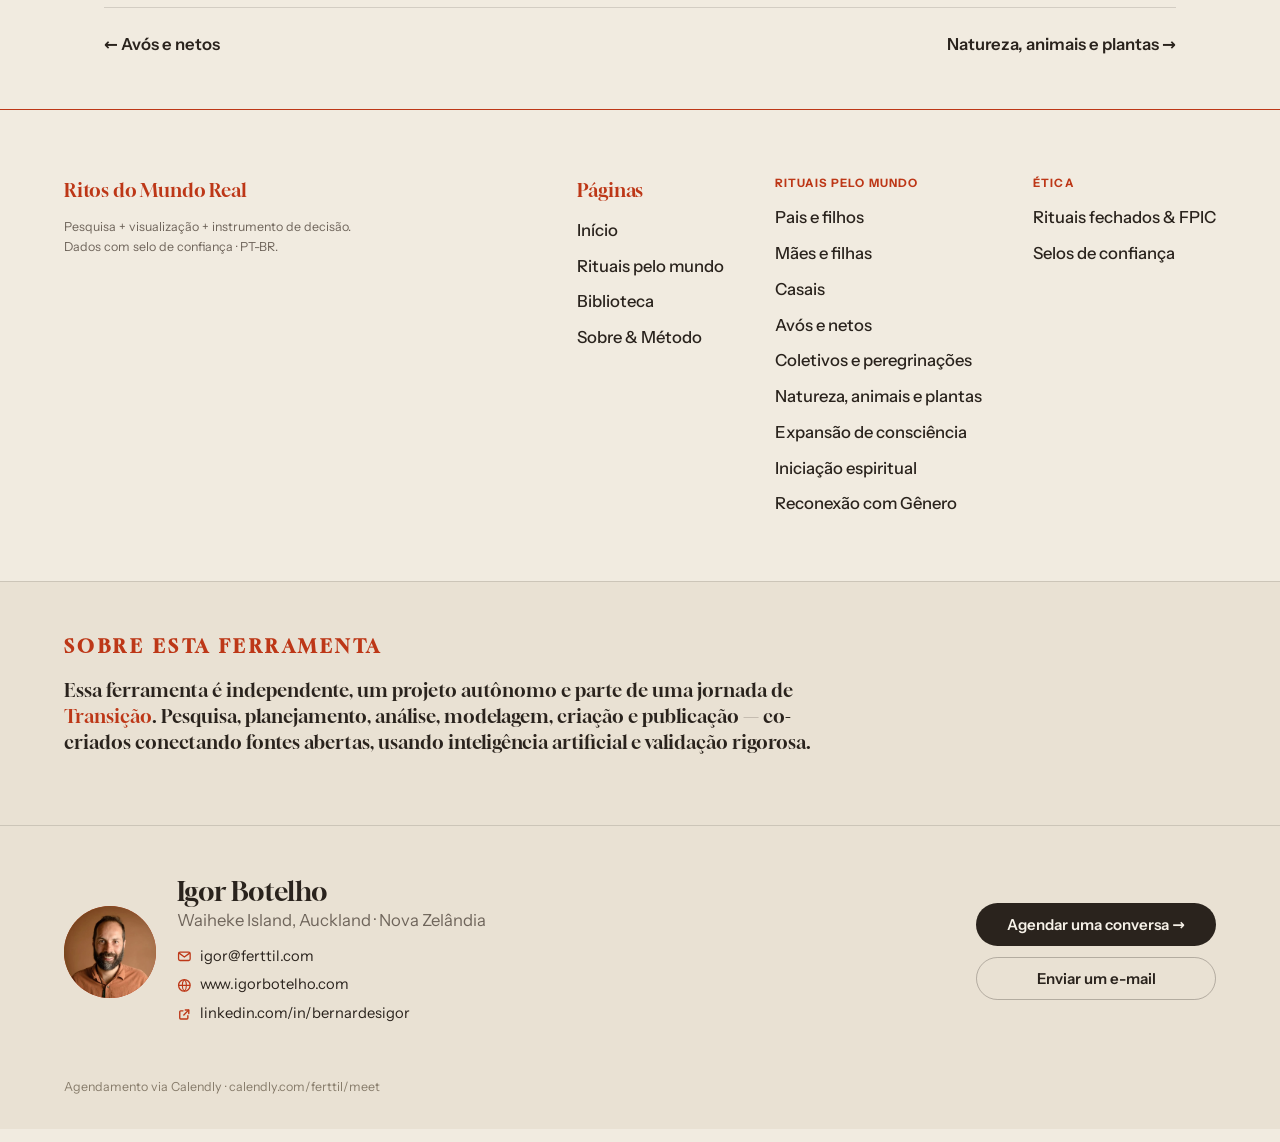
<file: clusters/coletivos-e-peregrinacoes/index.html>
<!DOCTYPE html>
<html lang="pt-BR">
<head>
  <meta charset="UTF-8">
  <meta name="viewport" content="width=device-width, initial-scale=1">
  <title>Coletivos e peregrinações — Ritos do Mundo Real</title>
  <meta name="description" content="Multidão, cidade e fé — do Kumbh Mela ao Caminho de Santiago.">
  <link rel="canonical" href="https://ritos.exemplo/clusters/coletivos-e-peregrinacoes/">
  <meta property="og:type" content="website">
  <meta property="og:title" content="Coletivos e peregrinações — Ritos do Mundo Real">
  <meta property="og:description" content="Multidão, cidade e fé — do Kumbh Mela ao Caminho de Santiago.">
  <meta property="og:image" content="https://ritos.exemplo/og.jpg">
  <meta name="twitter:card" content="summary_large_image">
  <link rel="icon" href="../../favicon.svg" type="image/svg+xml">
  <link rel="preconnect" href="https://images.unsplash.com" crossorigin>
  <link rel="preload" href="../../assets/fonts/gloock-latin.woff2" as="font" type="font/woff2" crossorigin>
  <link rel="preload" href="../../assets/fonts/mulish-latin.woff2" as="font" type="font/woff2" crossorigin>
  <link rel="stylesheet" href="../../assets/css/site.css">
</head>
<body data-page="cluster" data-slug="coletivos-e-peregrinacoes">
  <a class="skip-link" href="#conteudo">Pular para o conteúdo</a>
  <div class="frame">
    <div class="sheet">

      <header class="site-head">
        <a class="brand" href="../../"><span class="mark" aria-hidden="true"><svg viewBox="0 0 24 24"><path d="M5 21V11a7 7 0 0 1 14 0v10" fill="none" stroke="currentColor" stroke-width="2.1" stroke-linecap="round"/><path d="M12 21v-6.4" fill="none" stroke="currentColor" stroke-width="2.1" stroke-linecap="round"/></svg></span>Ritos do Mundo Real</a>
        <div class="head-actions">
          <a class="btn btn--lime" href="https://calendly.com/ferttil/meet" target="_blank" rel="noopener">Agendar conversa</a>
          <button class="menu-btn" id="menu-toggle" aria-expanded="false" aria-controls="menu-overlay">
            <span class="bars" aria-hidden="true"><i></i><i></i><i></i></span> Menu
          </button>
        </div>
      </header>

      <div class="menu-overlay" id="menu-overlay" role="dialog" aria-modal="true" aria-label="Menu de navegação">
        <div class="menu-top">
          <a class="brand" href="../../"><span class="mark" aria-hidden="true"><svg viewBox="0 0 24 24"><path d="M5 21V11a7 7 0 0 1 14 0v10" fill="none" stroke="currentColor" stroke-width="2.1" stroke-linecap="round"/><path d="M12 21v-6.4" fill="none" stroke="currentColor" stroke-width="2.1" stroke-linecap="round"/></svg></span>Ritos do Mundo Real</a>
          <button class="menu-close" id="menu-close" aria-label="Fechar menu"><svg class="ic" viewBox="0 0 16 16" aria-hidden="true"><path d="M4 4l8 8M12 4l-8 8" fill="none" stroke="currentColor" stroke-width="1.7" stroke-linecap="round"/></svg></button>
        </div>
        <div class="menu-body">
          <nav class="megamenu" aria-label="Páginas e subpáginas">
            <a class="mm-page" href="../../">Início</a>
            <div class="mm-block">
              <a class="mm-page" href="../../clusters/">Rituais pelo mundo</a>
              <div class="mm-subs"><a href="../../clusters/pais-e-filhos/">Pais e filhos</a><a href="../../clusters/maes-e-filhas/">Mães e filhas</a><a href="../../clusters/casais/">Casais</a><a href="../../clusters/avos-e-netos/">Avós e netos</a><a href="../../clusters/coletivos-e-peregrinacoes/">Coletivos e peregrinações</a><a href="../../clusters/natureza-animais-e-plantas/">Natureza, animais e plantas</a><a href="../../clusters/expansao-de-consciencia/">Expansão de consciência</a><a href="../../clusters/iniciacao-espiritual/">Iniciação espiritual</a><a href="../../clusters/reconexao-com-genero/">Reconexão com Gênero</a></div>
            </div>
            <a class="mm-page" href="../../biblioteca/">Biblioteca</a>
            <a class="mm-page" href="../../sobre/">Sobre &amp; Método</a>
          </nav>
          <aside class="mm-aside">
            <p class="eyebrow">Comece por aqui</p>
            <p style="color:var(--muted)">Filtre rituais por quem participa, pelo sentimento que tratam e pelo que muda para quem passa — no instrumento de decisão.</p>
            <a class="btn btn--lime" href="../../#instrumento">Instrumento de decisão</a>
            <a class="btn btn--soft" href="https://calendly.com/ferttil/meet" target="_blank" rel="noopener">Agendar uma conversa</a>
          </aside>
        </div>
      </div>

      <main id="conteudo">
        <section class="section wrap">
          <div class="cluster-head">
            <div>
              <p class="eyebrow"><a href="../" style="color:var(--coral);text-decoration:none">Rituais pelo mundo</a> · quem participa</p>
              <h1 data-cluster-nome style="font-size:clamp(2rem,4.6vw,3.6rem)"></h1>
              <p class="lede" id="cluster-frase"></p>
              <p style="color:var(--muted);font-family:var(--font-ui);font-size:.9rem">Toque em cada ritual para abrir os detalhes; filtre por status e acesso. Cada número traz seu selo de confiança.</p>
            </div>
            <div class="minimap"><div id="cluster-map" aria-label="Mini-mapa com os rituais deste cluster"></div></div>
          </div>
          <p id="data-error" role="alert" hidden style="color:var(--coral)"></p>
        </section>

        <section class="section--tight wrap" aria-label="Rituais do cluster">
          <div class="rito-toolbar">
            <div class="lib-filters" id="rt-status"></div>
            <div class="lib-filters" id="rt-acesso"></div>
            <span class="lib-count" id="rt-count"></span>
          </div>
          <div class="rito-list" id="ritos-list"></div>
          <p class="rito-hint">Toque num ritual para abrir os detalhes.</p>
        </section>

        <section class="section wrap prose" aria-labelledby="curio-h">
          <p class="eyebrow">Curiosidades</p>
          <h2 id="curio-h" class="h-sec">Para guardar</h2>
          <ul class="curio" id="curiosidades"></ul>
        </section>

        <section class="section wrap prose" aria-labelledby="entorno-h">
          <p class="eyebrow">Turismo nos arredores</p>
          <h2 id="entorno-h" class="h-sec">O que ver perto — e com que cuidado</h2>
          <div class="entorno" id="entorno"></div>
        </section>

        <section class="section wrap prose" aria-labelledby="mem-h">
          <p class="eyebrow">Por que é memorável</p>
          <h2 id="mem-h" class="h-sec">O irreproduzível</h2>
          <div id="memoravel"></div>
        </section>

        <section class="section--tight wrap">
          <nav class="cluster-nav" id="cluster-nav" aria-label="Outros clusters"></nav>
        </section>
      </main>

      <footer class="site-foot">
        <div class="col"><b>Ritos do Mundo Real</b><small>Pesquisa + visualização + instrumento de decisão.<br>Dados com selo de confiança · PT-BR.</small></div>
        <div class="cols">
          <div class="col"><b>Páginas</b><a href="../../">Início</a><a href="../../clusters/">Rituais pelo mundo</a><a href="../../biblioteca/">Biblioteca</a><a href="../../sobre/">Sobre &amp; Método</a></div>
          <div class="col"><b>Rituais pelo mundo</b><a href="../../clusters/pais-e-filhos/">Pais e filhos</a><a href="../../clusters/maes-e-filhas/">Mães e filhas</a><a href="../../clusters/casais/">Casais</a><a href="../../clusters/avos-e-netos/">Avós e netos</a><a href="../../clusters/coletivos-e-peregrinacoes/">Coletivos e peregrinações</a><a href="../../clusters/natureza-animais-e-plantas/">Natureza, animais e plantas</a><a href="../../clusters/expansao-de-consciencia/">Expansão de consciência</a><a href="../../clusters/iniciacao-espiritual/">Iniciação espiritual</a><a href="../../clusters/reconexao-com-genero/">Reconexão com Gênero</a></div>
          <div class="col"><b>Ética</b><a href="../../sobre/#etica">Rituais fechados &amp; FPIC</a><a href="../../sobre/#selos">Selos de confiança</a></div>
        </div>
      </footer>

      <section class="author" aria-label="Sobre esta ferramenta">
        <div class="author__band">
          <p class="eyebrow">Sobre esta ferramenta</p>
          <p>Essa ferramenta é independente, um projeto autônomo e parte de uma jornada de <strong>Transição</strong>. Pesquisa, planejamento, análise, modelagem, criação e publicação — co-criados conectando fontes abertas, usando inteligência artificial e validação rigorosa.</p>
        </div>
        <div class="author__card">
          <div class="author__who">
            <div class="author__photo" data-mono="IB"><img id="author-photo" src="../../assets/img/igor-botelho.jpg" alt="Igor Botelho" loading="lazy"></div>
            <div>
              <h3 class="author__name">Igor Botelho</h3>
              <p class="author__loc">Waiheke Island, Auckland · Nova Zelândia</p>
              <div class="author__links">
                <a href="mailto:igor@ferttil.com"><svg class="ic" viewBox="0 0 16 16" aria-hidden="true"><rect x="1.7" y="3.5" width="12.6" height="9" rx="1.6" fill="none" stroke="currentColor" stroke-width="1.4"/><path d="M2.3 4.5 8 8.7l5.7-4.2" fill="none" stroke="currentColor" stroke-width="1.4" stroke-linecap="round"/></svg> igor@ferttil.com</a>
                <a href="https://www.igorbotelho.com" target="_blank" rel="noopener"><svg class="ic" viewBox="0 0 16 16" aria-hidden="true"><circle cx="8" cy="8" r="6.3" fill="none" stroke="currentColor" stroke-width="1.4"/><path d="M1.8 8h12.4M8 1.7c3 2.4 3 10.2 0 12.6M8 1.7c-3 2.4-3 10.2 0 12.6" fill="none" stroke="currentColor" stroke-width="1.15"/></svg> www.igorbotelho.com</a>
                <a href="https://linkedin.com/in/bernardesigor" target="_blank" rel="noopener"><svg class="ic" viewBox="0 0 16 16" aria-hidden="true"><path d="M9 3.2h3.8V7" fill="none" stroke="currentColor" stroke-width="1.5" stroke-linecap="round" stroke-linejoin="round"/><path d="M12.6 3.4 7.4 8.6" fill="none" stroke="currentColor" stroke-width="1.5" stroke-linecap="round"/><path d="M11.8 9.5V12a1 1 0 0 1-1 1H4a1 1 0 0 1-1-1V5.2a1 1 0 0 1 1-1h2.5" fill="none" stroke="currentColor" stroke-width="1.5" stroke-linecap="round"/></svg> linkedin.com/in/bernardesigor</a>
              </div>
            </div>
          </div>
          <div class="author__cta">
            <a class="btn btn--forest" href="https://calendly.com/ferttil/meet" target="_blank" rel="noopener">Agendar uma conversa →</a>
            <a class="btn btn--soft" href="mailto:igor@ferttil.com">Enviar um e-mail</a>
          </div>
        </div>
        <p class="author__note">Agendamento via Calendly · calendly.com/ferttil/meet</p>
      </section>

    </div>
  </div>
  <script src="../../assets/js/app.js"></script>
</body>
</html>
</file>
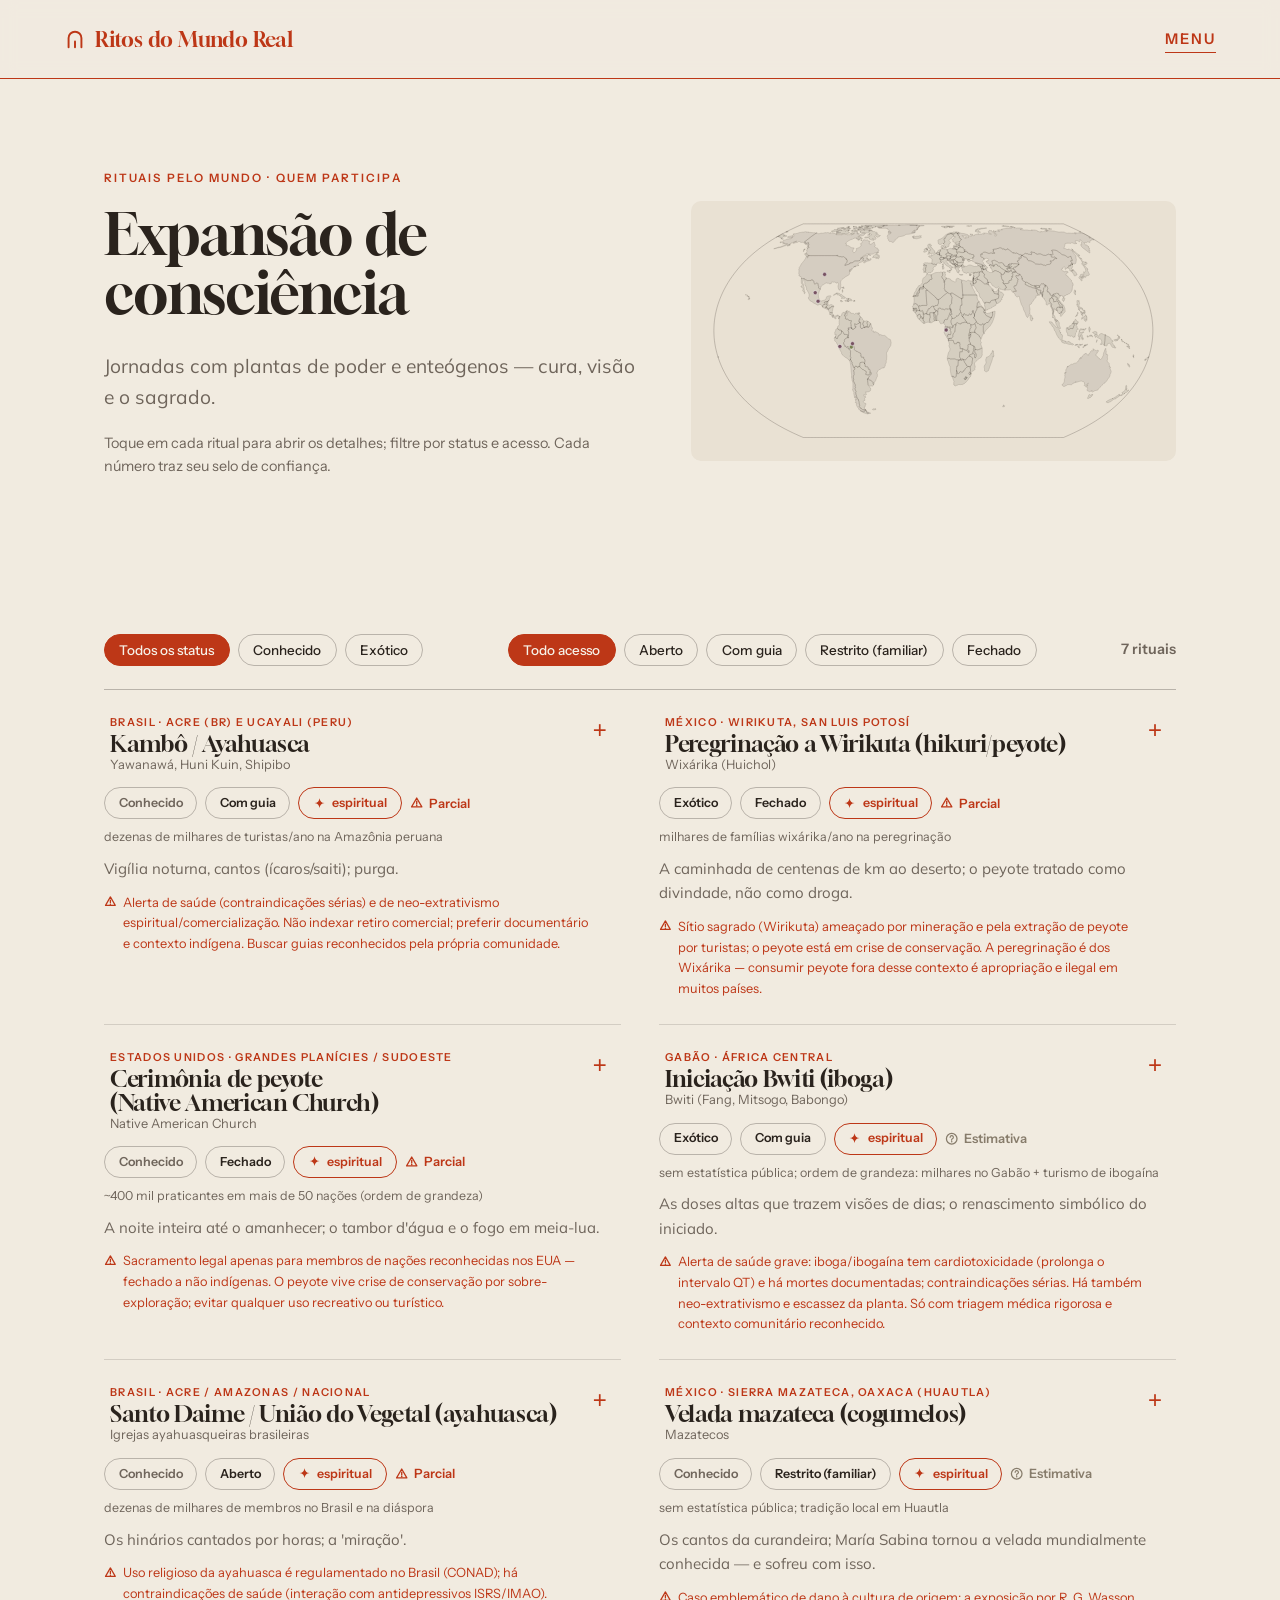
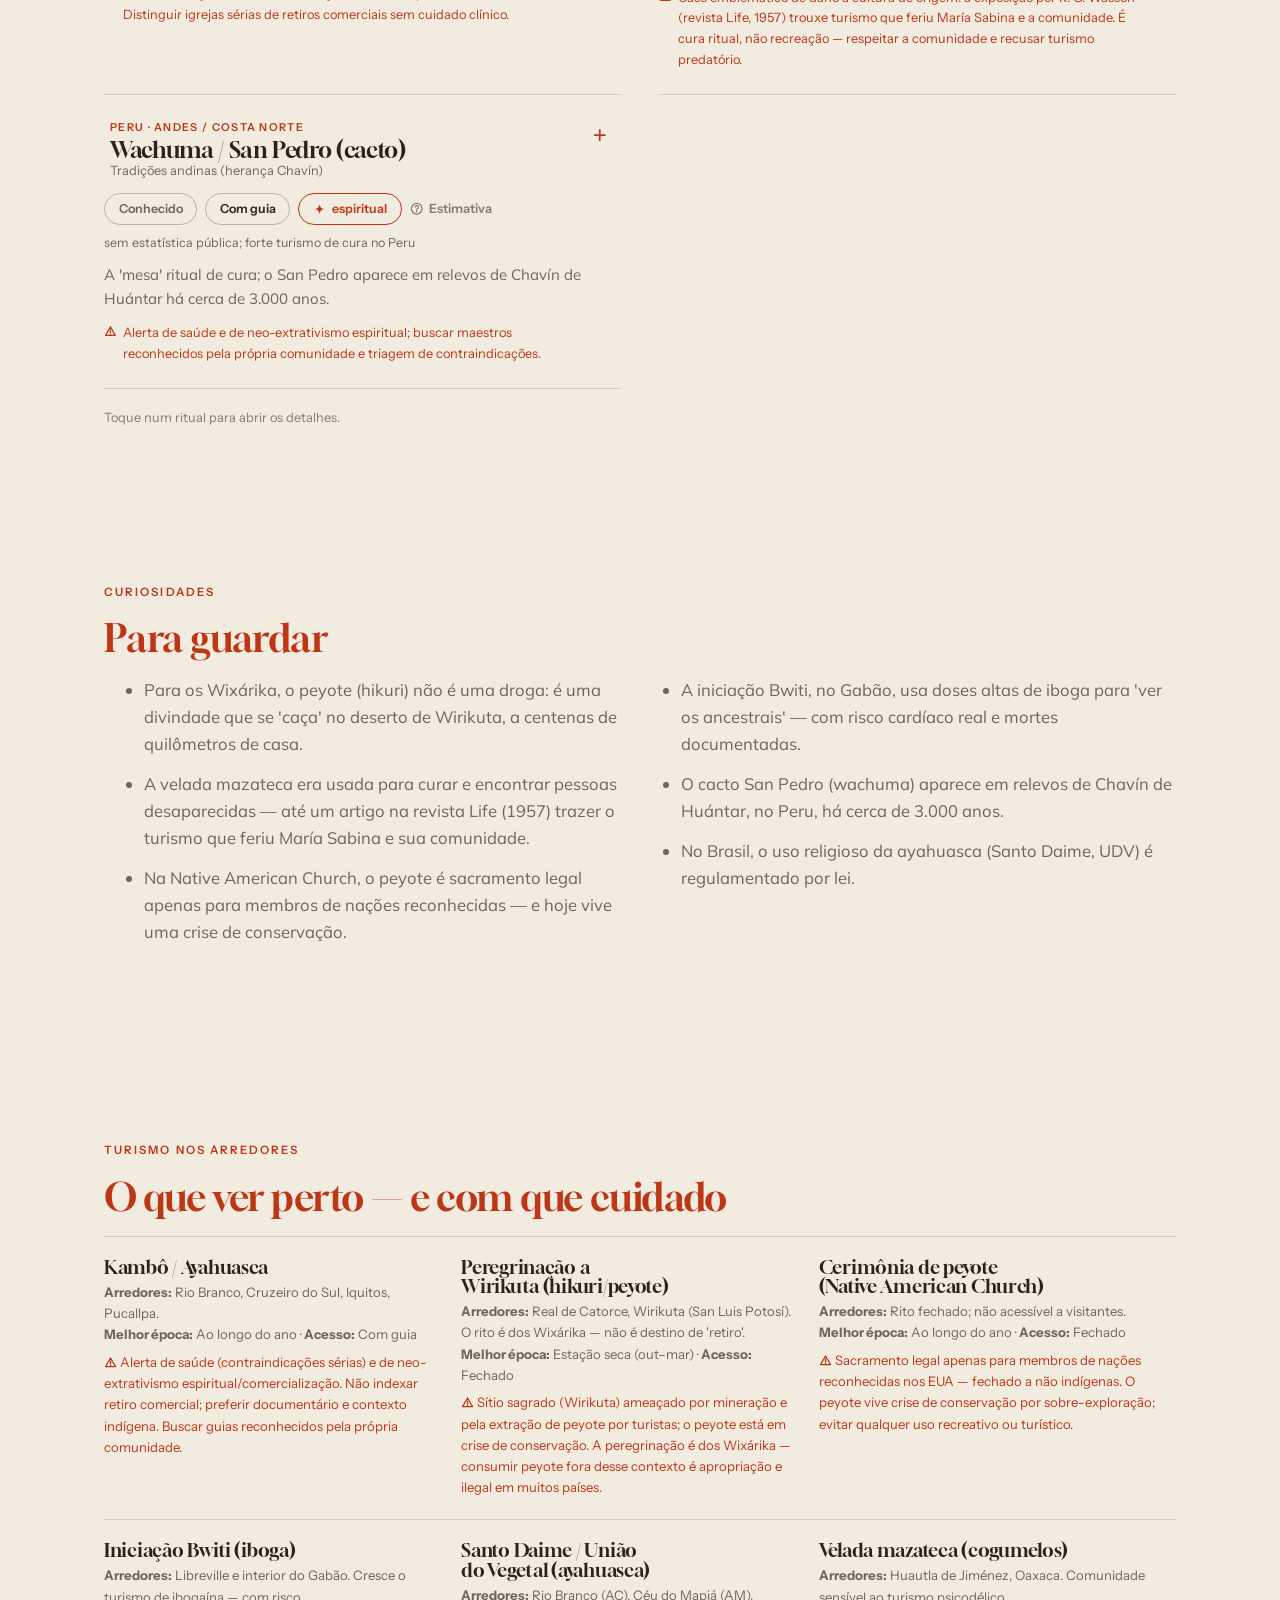
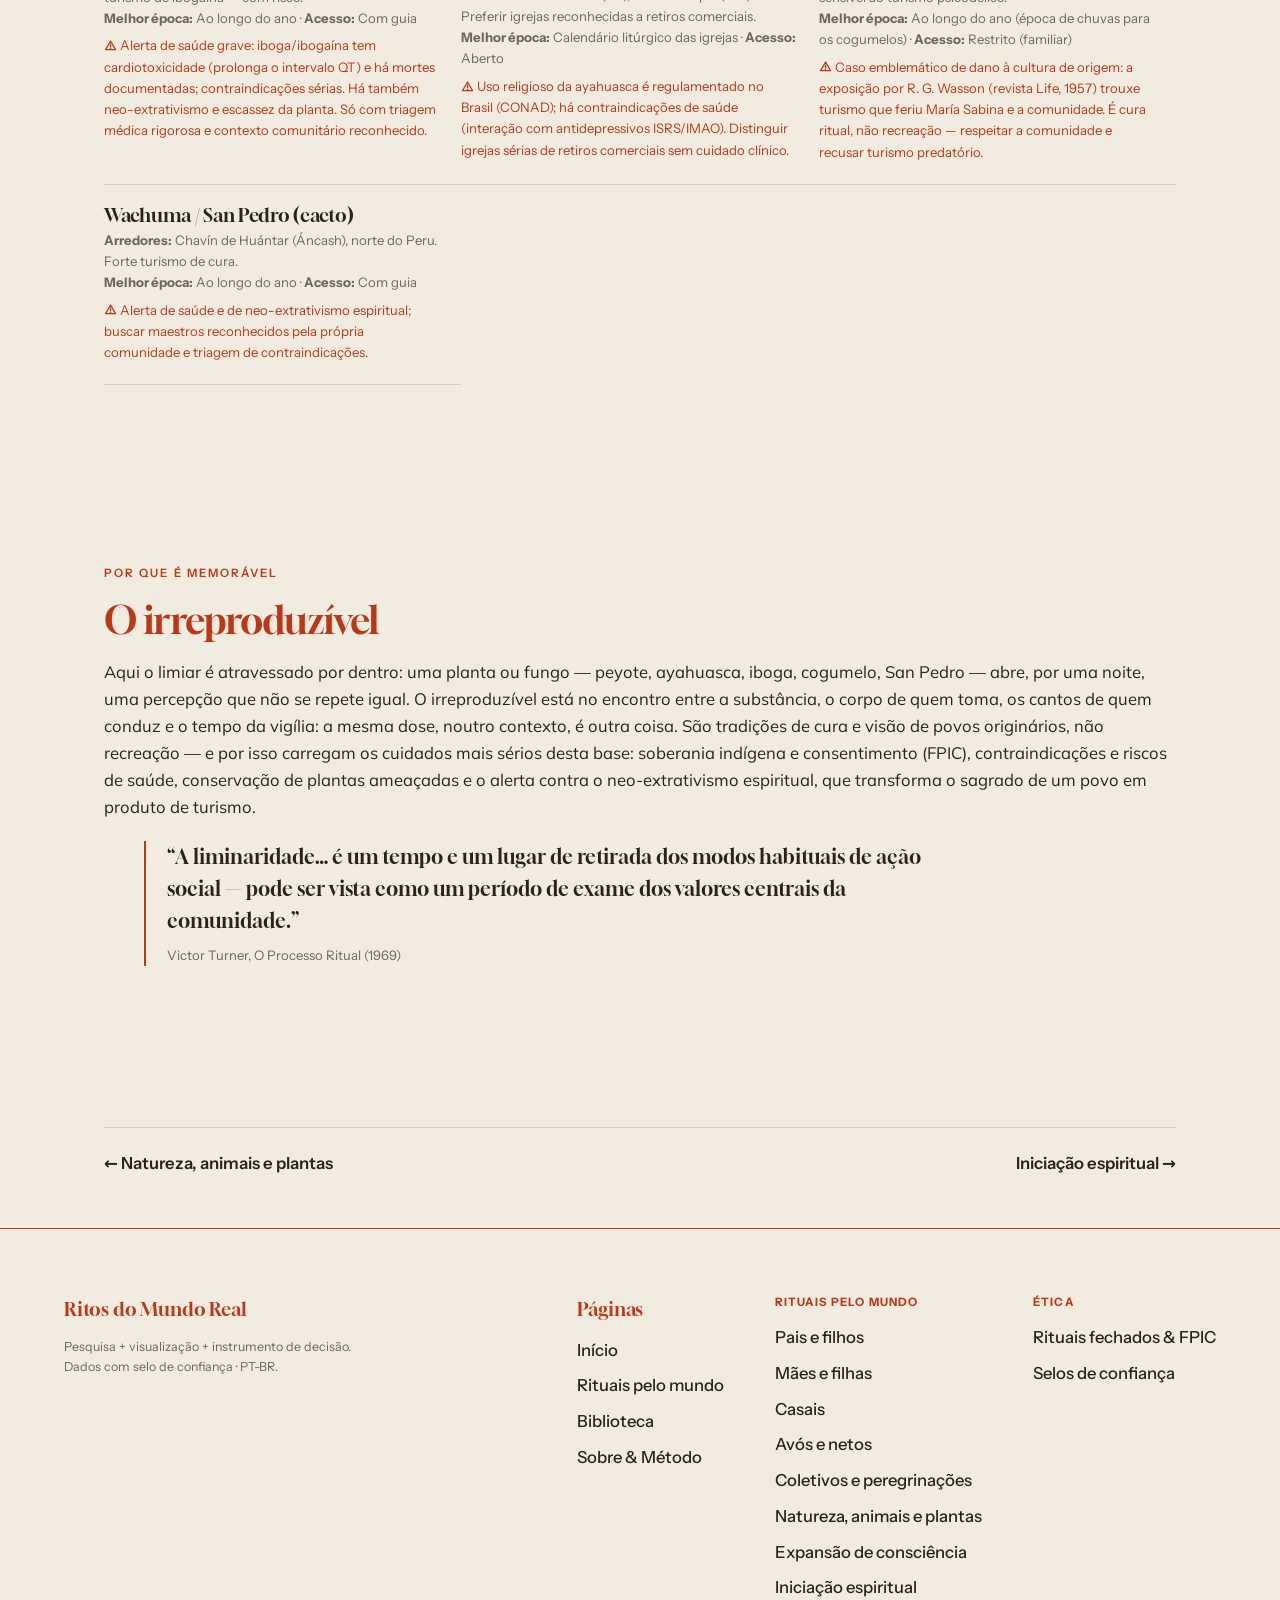
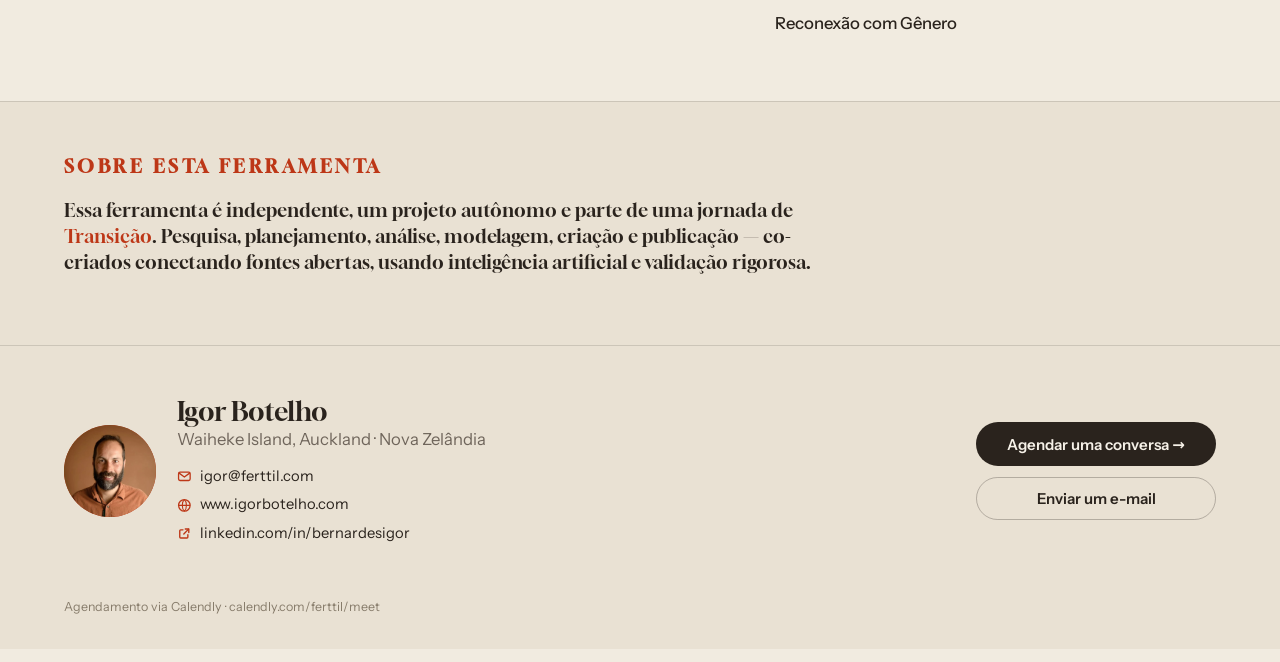
<file: clusters/expansao-de-consciencia/index.html>
<!DOCTYPE html>
<html lang="pt-BR">
<head>
  <meta charset="UTF-8">
  <meta name="viewport" content="width=device-width, initial-scale=1">
  <title>Expansão de consciência — Ritos do Mundo Real</title>
  <meta name="description" content="Jornadas com plantas de poder e enteógenos — cura, visão e o sagrado, com os cuidados éticos mais rigorosos desta base.">
  <link rel="canonical" href="https://ritos.exemplo/clusters/expansao-de-consciencia/">
  <meta property="og:type" content="website">
  <meta property="og:title" content="Expansão de consciência — Ritos do Mundo Real">
  <meta property="og:description" content="Jornadas com plantas de poder e enteógenos — cura, visão e o sagrado, com os cuidados éticos mais rigorosos desta base.">
  <meta property="og:image" content="https://ritos.exemplo/og.jpg">
  <meta name="twitter:card" content="summary_large_image">
  <link rel="icon" href="../../favicon.svg" type="image/svg+xml">
  <link rel="preconnect" href="https://images.unsplash.com" crossorigin>
  <link rel="preload" href="../../assets/fonts/gloock-latin.woff2" as="font" type="font/woff2" crossorigin>
  <link rel="preload" href="../../assets/fonts/mulish-latin.woff2" as="font" type="font/woff2" crossorigin>
  <link rel="stylesheet" href="../../assets/css/site.css">
</head>
<body data-page="cluster" data-slug="expansao-de-consciencia">
  <a class="skip-link" href="#conteudo">Pular para o conteúdo</a>
  <div class="frame">
    <div class="sheet">

      <header class="site-head">
        <a class="brand" href="../../"><span class="mark" aria-hidden="true"><svg viewBox="0 0 24 24"><path d="M5 21V11a7 7 0 0 1 14 0v10" fill="none" stroke="currentColor" stroke-width="2.1" stroke-linecap="round"/><path d="M12 21v-6.4" fill="none" stroke="currentColor" stroke-width="2.1" stroke-linecap="round"/></svg></span>Ritos do Mundo Real</a>
        <div class="head-actions">
          <a class="btn btn--lime" href="https://calendly.com/ferttil/meet" target="_blank" rel="noopener">Agendar conversa</a>
          <button class="menu-btn" id="menu-toggle" aria-expanded="false" aria-controls="menu-overlay">
            <span class="bars" aria-hidden="true"><i></i><i></i><i></i></span> Menu
          </button>
        </div>
      </header>

      <div class="menu-overlay" id="menu-overlay" role="dialog" aria-modal="true" aria-label="Menu de navegação">
        <div class="menu-top">
          <a class="brand" href="../../"><span class="mark" aria-hidden="true"><svg viewBox="0 0 24 24"><path d="M5 21V11a7 7 0 0 1 14 0v10" fill="none" stroke="currentColor" stroke-width="2.1" stroke-linecap="round"/><path d="M12 21v-6.4" fill="none" stroke="currentColor" stroke-width="2.1" stroke-linecap="round"/></svg></span>Ritos do Mundo Real</a>
          <button class="menu-close" id="menu-close" aria-label="Fechar menu"><svg class="ic" viewBox="0 0 16 16" aria-hidden="true"><path d="M4 4l8 8M12 4l-8 8" fill="none" stroke="currentColor" stroke-width="1.7" stroke-linecap="round"/></svg></button>
        </div>
        <div class="menu-body">
          <nav class="megamenu" aria-label="Páginas e subpáginas">
            <a class="mm-page" href="../../">Início</a>
            <div class="mm-block">
              <a class="mm-page" href="../../clusters/">Rituais pelo mundo</a>
              <div class="mm-subs"><a href="../../clusters/pais-e-filhos/">Pais e filhos</a><a href="../../clusters/maes-e-filhas/">Mães e filhas</a><a href="../../clusters/casais/">Casais</a><a href="../../clusters/avos-e-netos/">Avós e netos</a><a href="../../clusters/coletivos-e-peregrinacoes/">Coletivos e peregrinações</a><a href="../../clusters/natureza-animais-e-plantas/">Natureza, animais e plantas</a><a href="../../clusters/expansao-de-consciencia/">Expansão de consciência</a><a href="../../clusters/iniciacao-espiritual/">Iniciação espiritual</a><a href="../../clusters/reconexao-com-genero/">Reconexão com Gênero</a></div>
            </div>
            <a class="mm-page" href="../../biblioteca/">Biblioteca</a>
            <a class="mm-page" href="../../sobre/">Sobre &amp; Método</a>
          </nav>
          <aside class="mm-aside">
            <p class="eyebrow">Comece por aqui</p>
            <p style="color:var(--muted)">Filtre rituais por quem participa, pelo sentimento que tratam e pelo que muda para quem passa — no instrumento de decisão.</p>
            <a class="btn btn--lime" href="../../#instrumento">Instrumento de decisão</a>
            <a class="btn btn--soft" href="https://calendly.com/ferttil/meet" target="_blank" rel="noopener">Agendar uma conversa</a>
          </aside>
        </div>
      </div>

      <main id="conteudo">
        <section class="section wrap">
          <div class="cluster-head">
            <div>
              <p class="eyebrow"><a href="../" style="color:var(--coral);text-decoration:none">Rituais pelo mundo</a> · quem participa</p>
              <h1 data-cluster-nome style="font-size:clamp(2rem,4.6vw,3.6rem)"></h1>
              <p class="lede" id="cluster-frase"></p>
              <p style="color:var(--muted);font-family:var(--font-ui);font-size:.9rem">Toque em cada ritual para abrir os detalhes; filtre por status e acesso. Cada número traz seu selo de confiança.</p>
            </div>
            <div class="minimap"><div id="cluster-map" aria-label="Mini-mapa com os rituais deste cluster"></div></div>
          </div>
          <p id="data-error" role="alert" hidden style="color:var(--coral)"></p>
        </section>

        <section class="section--tight wrap" aria-label="Rituais do cluster">
          <div class="rito-toolbar">
            <div class="lib-filters" id="rt-status"></div>
            <div class="lib-filters" id="rt-acesso"></div>
            <span class="lib-count" id="rt-count"></span>
          </div>
          <div class="rito-list" id="ritos-list"></div>
          <p class="rito-hint">Toque num ritual para abrir os detalhes.</p>
        </section>

        <section class="section wrap prose" aria-labelledby="curio-h">
          <p class="eyebrow">Curiosidades</p>
          <h2 id="curio-h" class="h-sec">Para guardar</h2>
          <ul class="curio" id="curiosidades"></ul>
        </section>

        <section class="section wrap prose" aria-labelledby="entorno-h">
          <p class="eyebrow">Turismo nos arredores</p>
          <h2 id="entorno-h" class="h-sec">O que ver perto — e com que cuidado</h2>
          <div class="entorno" id="entorno"></div>
        </section>

        <section class="section wrap prose" aria-labelledby="mem-h">
          <p class="eyebrow">Por que é memorável</p>
          <h2 id="mem-h" class="h-sec">O irreproduzível</h2>
          <div id="memoravel"></div>
        </section>

        <section class="section--tight wrap">
          <nav class="cluster-nav" id="cluster-nav" aria-label="Outros clusters"></nav>
        </section>
      </main>

      <footer class="site-foot">
        <div class="col"><b>Ritos do Mundo Real</b><small>Pesquisa + visualização + instrumento de decisão.<br>Dados com selo de confiança · PT-BR.</small></div>
        <div class="cols">
          <div class="col"><b>Páginas</b><a href="../../">Início</a><a href="../../clusters/">Rituais pelo mundo</a><a href="../../biblioteca/">Biblioteca</a><a href="../../sobre/">Sobre &amp; Método</a></div>
          <div class="col"><b>Rituais pelo mundo</b><a href="../../clusters/pais-e-filhos/">Pais e filhos</a><a href="../../clusters/maes-e-filhas/">Mães e filhas</a><a href="../../clusters/casais/">Casais</a><a href="../../clusters/avos-e-netos/">Avós e netos</a><a href="../../clusters/coletivos-e-peregrinacoes/">Coletivos e peregrinações</a><a href="../../clusters/natureza-animais-e-plantas/">Natureza, animais e plantas</a><a href="../../clusters/expansao-de-consciencia/">Expansão de consciência</a><a href="../../clusters/iniciacao-espiritual/">Iniciação espiritual</a><a href="../../clusters/reconexao-com-genero/">Reconexão com Gênero</a></div>
          <div class="col"><b>Ética</b><a href="../../sobre/#etica">Rituais fechados &amp; FPIC</a><a href="../../sobre/#selos">Selos de confiança</a></div>
        </div>
      </footer>

      <section class="author" aria-label="Sobre esta ferramenta">
        <div class="author__band">
          <p class="eyebrow">Sobre esta ferramenta</p>
          <p>Essa ferramenta é independente, um projeto autônomo e parte de uma jornada de <strong>Transição</strong>. Pesquisa, planejamento, análise, modelagem, criação e publicação — co-criados conectando fontes abertas, usando inteligência artificial e validação rigorosa.</p>
        </div>
        <div class="author__card">
          <div class="author__who">
            <div class="author__photo" data-mono="IB"><img id="author-photo" src="../../assets/img/igor-botelho.jpg" alt="Igor Botelho" loading="lazy"></div>
            <div>
              <h3 class="author__name">Igor Botelho</h3>
              <p class="author__loc">Waiheke Island, Auckland · Nova Zelândia</p>
              <div class="author__links">
                <a href="mailto:igor@ferttil.com"><svg class="ic" viewBox="0 0 16 16" aria-hidden="true"><rect x="1.7" y="3.5" width="12.6" height="9" rx="1.6" fill="none" stroke="currentColor" stroke-width="1.4"/><path d="M2.3 4.5 8 8.7l5.7-4.2" fill="none" stroke="currentColor" stroke-width="1.4" stroke-linecap="round"/></svg> igor@ferttil.com</a>
                <a href="https://www.igorbotelho.com" target="_blank" rel="noopener"><svg class="ic" viewBox="0 0 16 16" aria-hidden="true"><circle cx="8" cy="8" r="6.3" fill="none" stroke="currentColor" stroke-width="1.4"/><path d="M1.8 8h12.4M8 1.7c3 2.4 3 10.2 0 12.6M8 1.7c-3 2.4-3 10.2 0 12.6" fill="none" stroke="currentColor" stroke-width="1.15"/></svg> www.igorbotelho.com</a>
                <a href="https://linkedin.com/in/bernardesigor" target="_blank" rel="noopener"><svg class="ic" viewBox="0 0 16 16" aria-hidden="true"><path d="M9 3.2h3.8V7" fill="none" stroke="currentColor" stroke-width="1.5" stroke-linecap="round" stroke-linejoin="round"/><path d="M12.6 3.4 7.4 8.6" fill="none" stroke="currentColor" stroke-width="1.5" stroke-linecap="round"/><path d="M11.8 9.5V12a1 1 0 0 1-1 1H4a1 1 0 0 1-1-1V5.2a1 1 0 0 1 1-1h2.5" fill="none" stroke="currentColor" stroke-width="1.5" stroke-linecap="round"/></svg> linkedin.com/in/bernardesigor</a>
              </div>
            </div>
          </div>
          <div class="author__cta">
            <a class="btn btn--forest" href="https://calendly.com/ferttil/meet" target="_blank" rel="noopener">Agendar uma conversa →</a>
            <a class="btn btn--soft" href="mailto:igor@ferttil.com">Enviar um e-mail</a>
          </div>
        </div>
        <p class="author__note">Agendamento via Calendly · calendly.com/ferttil/meet</p>
      </section>

    </div>
  </div>
  <script src="../../assets/js/app.js"></script>
</body>
</html>
</file>
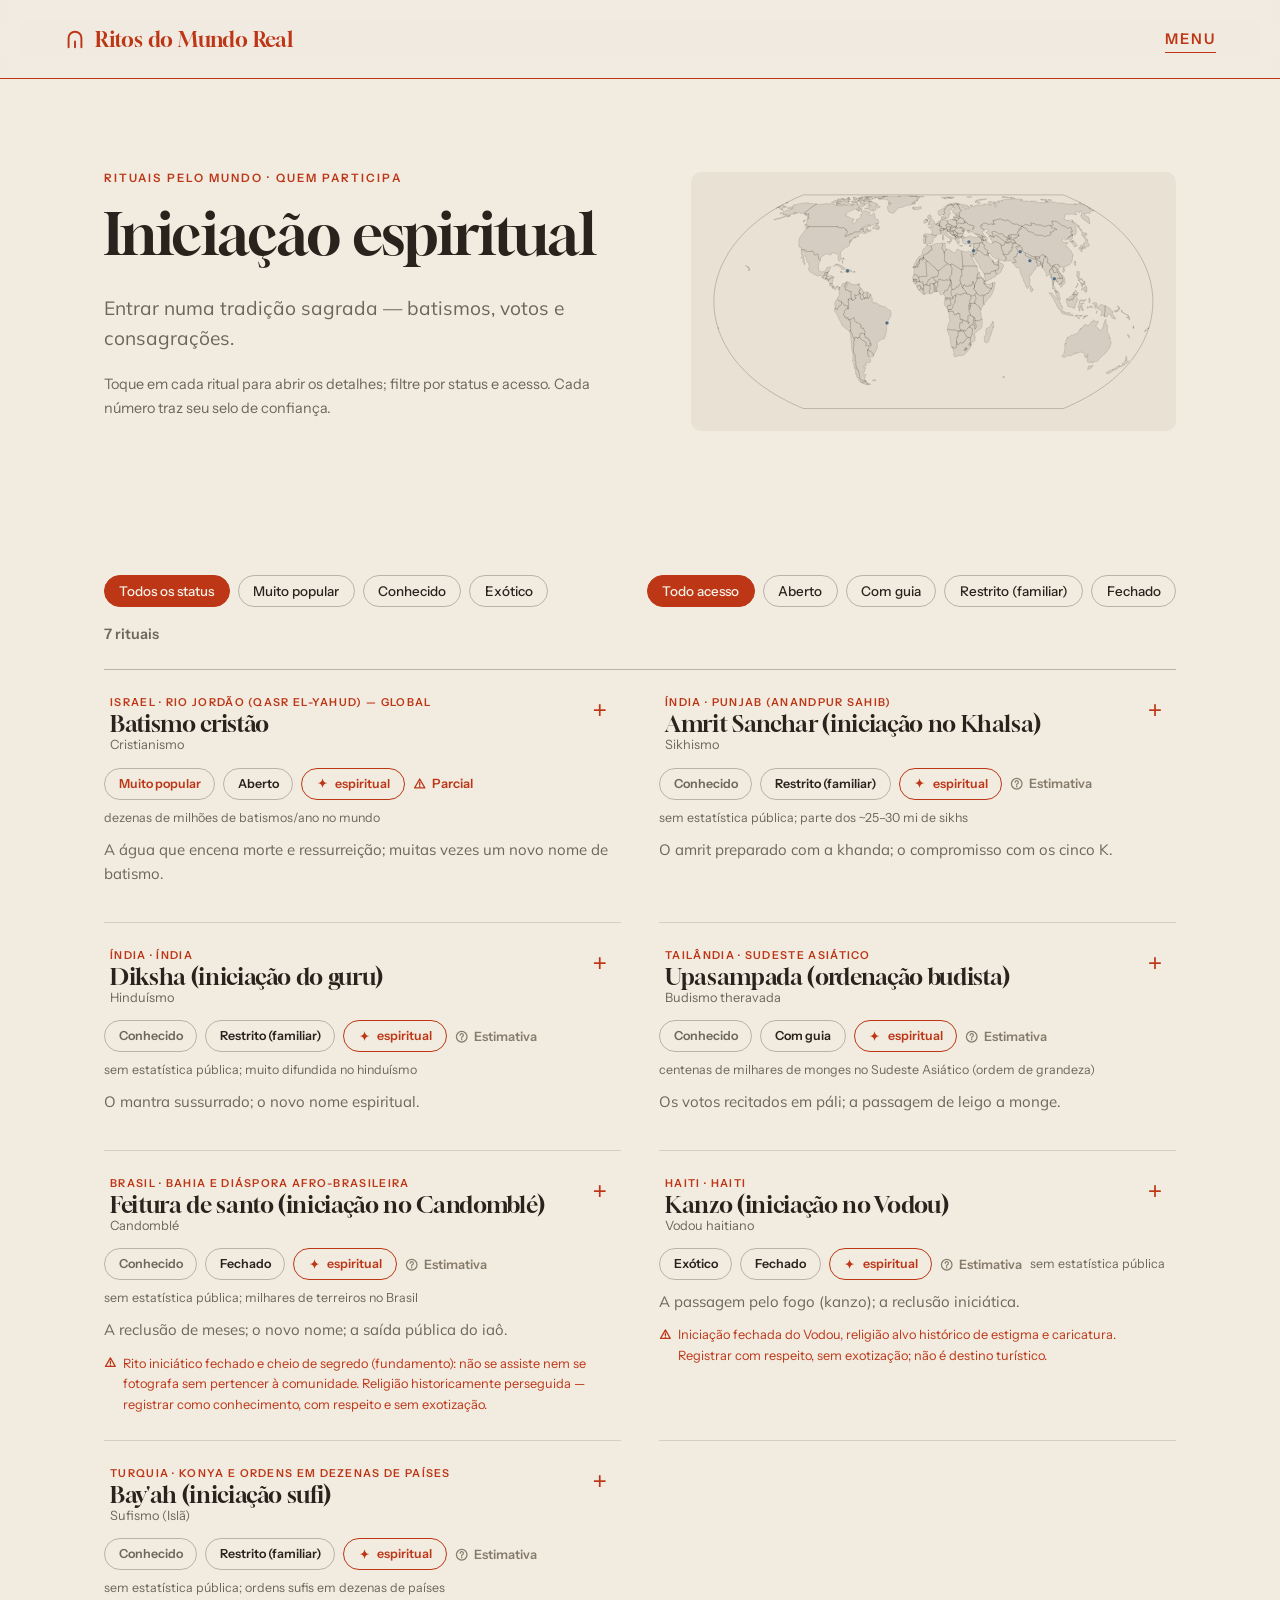
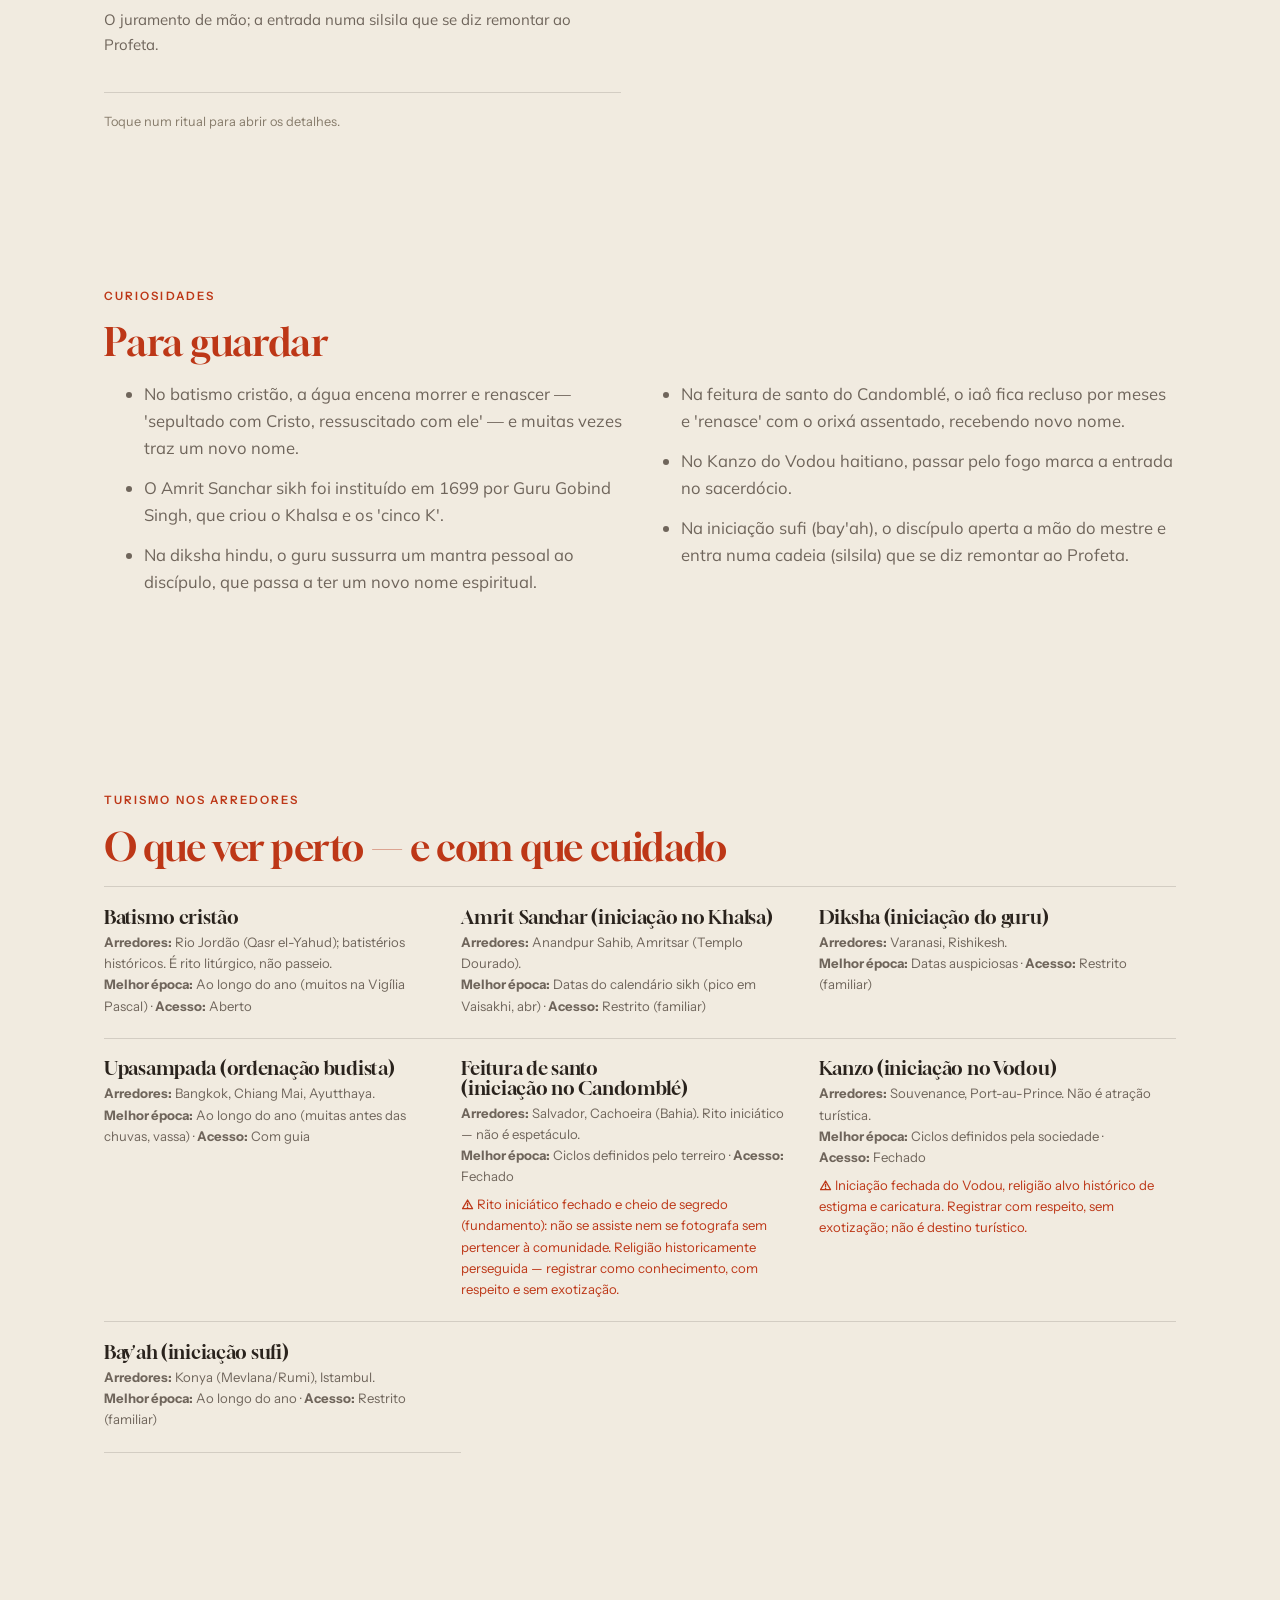
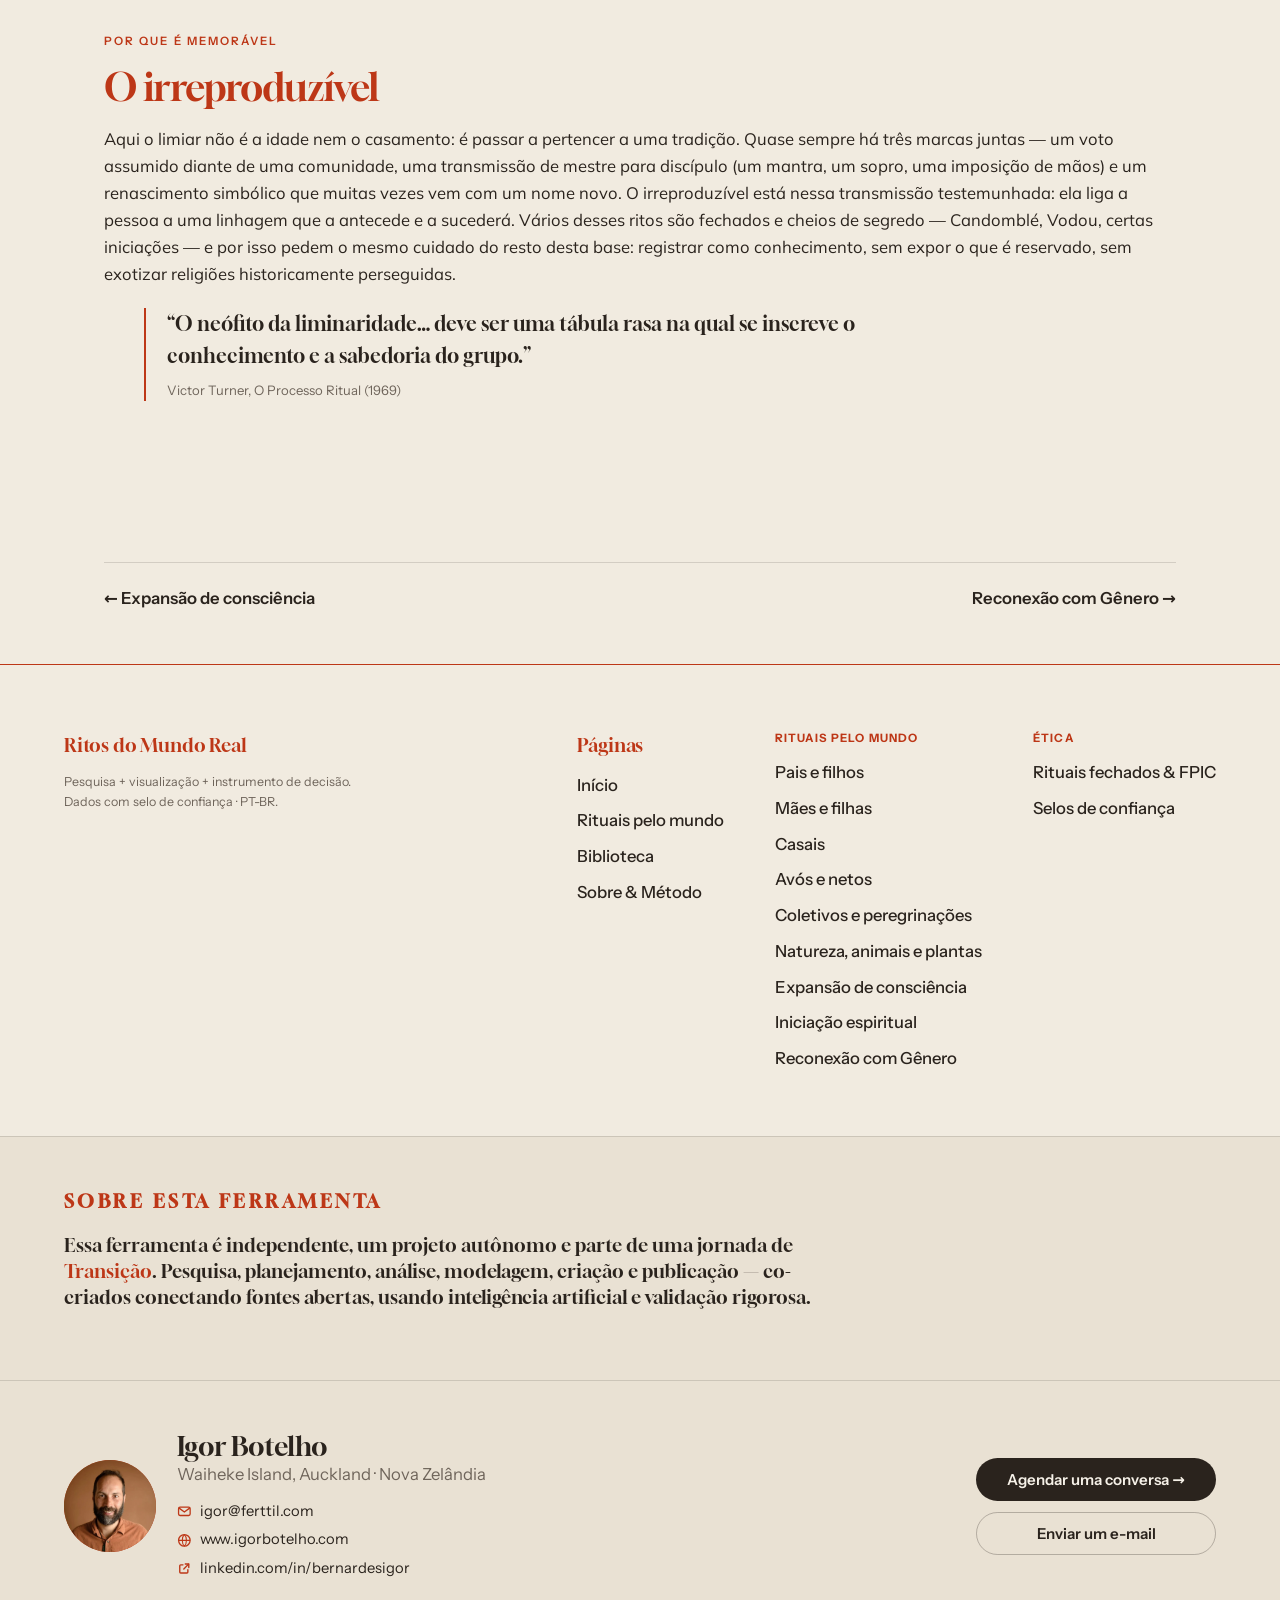
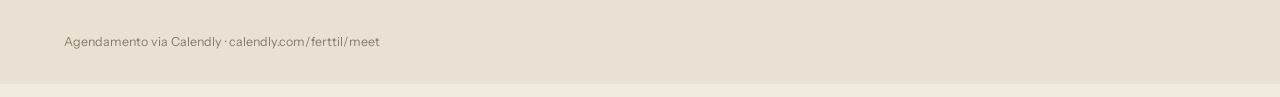
<file: clusters/iniciacao-espiritual/index.html>
<!DOCTYPE html>
<html lang="pt-BR">
<head>
  <meta charset="UTF-8">
  <meta name="viewport" content="width=device-width, initial-scale=1">
  <title>Iniciação espiritual — Ritos do Mundo Real</title>
  <meta name="description" content="Entrar numa tradição sagrada — batismos, votos e consagrações, de mestre para discípulo.">
  <link rel="canonical" href="https://ritos.exemplo/clusters/iniciacao-espiritual/">
  <meta property="og:type" content="website">
  <meta property="og:title" content="Iniciação espiritual — Ritos do Mundo Real">
  <meta property="og:description" content="Entrar numa tradição sagrada — batismos, votos e consagrações, de mestre para discípulo.">
  <meta property="og:image" content="https://ritos.exemplo/og.jpg">
  <meta name="twitter:card" content="summary_large_image">
  <link rel="icon" href="../../favicon.svg" type="image/svg+xml">
  <link rel="preconnect" href="https://images.unsplash.com" crossorigin>
  <link rel="preload" href="../../assets/fonts/gloock-latin.woff2" as="font" type="font/woff2" crossorigin>
  <link rel="preload" href="../../assets/fonts/mulish-latin.woff2" as="font" type="font/woff2" crossorigin>
  <link rel="stylesheet" href="../../assets/css/site.css">
</head>
<body data-page="cluster" data-slug="iniciacao-espiritual">
  <a class="skip-link" href="#conteudo">Pular para o conteúdo</a>
  <div class="frame">
    <div class="sheet">

      <header class="site-head">
        <a class="brand" href="../../"><span class="mark" aria-hidden="true"><svg viewBox="0 0 24 24"><path d="M5 21V11a7 7 0 0 1 14 0v10" fill="none" stroke="currentColor" stroke-width="2.1" stroke-linecap="round"/><path d="M12 21v-6.4" fill="none" stroke="currentColor" stroke-width="2.1" stroke-linecap="round"/></svg></span>Ritos do Mundo Real</a>
        <div class="head-actions">
          <a class="btn btn--lime" href="https://calendly.com/ferttil/meet" target="_blank" rel="noopener">Agendar conversa</a>
          <button class="menu-btn" id="menu-toggle" aria-expanded="false" aria-controls="menu-overlay">
            <span class="bars" aria-hidden="true"><i></i><i></i><i></i></span> Menu
          </button>
        </div>
      </header>

      <div class="menu-overlay" id="menu-overlay" role="dialog" aria-modal="true" aria-label="Menu de navegação">
        <div class="menu-top">
          <a class="brand" href="../../"><span class="mark" aria-hidden="true"><svg viewBox="0 0 24 24"><path d="M5 21V11a7 7 0 0 1 14 0v10" fill="none" stroke="currentColor" stroke-width="2.1" stroke-linecap="round"/><path d="M12 21v-6.4" fill="none" stroke="currentColor" stroke-width="2.1" stroke-linecap="round"/></svg></span>Ritos do Mundo Real</a>
          <button class="menu-close" id="menu-close" aria-label="Fechar menu"><svg class="ic" viewBox="0 0 16 16" aria-hidden="true"><path d="M4 4l8 8M12 4l-8 8" fill="none" stroke="currentColor" stroke-width="1.7" stroke-linecap="round"/></svg></button>
        </div>
        <div class="menu-body">
          <nav class="megamenu" aria-label="Páginas e subpáginas">
            <a class="mm-page" href="../../">Início</a>
            <div class="mm-block">
              <a class="mm-page" href="../../clusters/">Rituais pelo mundo</a>
              <div class="mm-subs"><a href="../../clusters/pais-e-filhos/">Pais e filhos</a><a href="../../clusters/maes-e-filhas/">Mães e filhas</a><a href="../../clusters/casais/">Casais</a><a href="../../clusters/avos-e-netos/">Avós e netos</a><a href="../../clusters/coletivos-e-peregrinacoes/">Coletivos e peregrinações</a><a href="../../clusters/natureza-animais-e-plantas/">Natureza, animais e plantas</a><a href="../../clusters/expansao-de-consciencia/">Expansão de consciência</a><a href="../../clusters/iniciacao-espiritual/">Iniciação espiritual</a><a href="../../clusters/reconexao-com-genero/">Reconexão com Gênero</a></div>
            </div>
            <a class="mm-page" href="../../biblioteca/">Biblioteca</a>
            <a class="mm-page" href="../../sobre/">Sobre &amp; Método</a>
          </nav>
          <aside class="mm-aside">
            <p class="eyebrow">Comece por aqui</p>
            <p style="color:var(--muted)">Filtre rituais por quem participa, pelo sentimento que tratam e pelo que muda para quem passa — no instrumento de decisão.</p>
            <a class="btn btn--lime" href="../../#instrumento">Instrumento de decisão</a>
            <a class="btn btn--soft" href="https://calendly.com/ferttil/meet" target="_blank" rel="noopener">Agendar uma conversa</a>
          </aside>
        </div>
      </div>

      <main id="conteudo">
        <section class="section wrap">
          <div class="cluster-head">
            <div>
              <p class="eyebrow"><a href="../" style="color:var(--coral);text-decoration:none">Rituais pelo mundo</a> · quem participa</p>
              <h1 data-cluster-nome style="font-size:clamp(2rem,4.6vw,3.6rem)"></h1>
              <p class="lede" id="cluster-frase"></p>
              <p style="color:var(--muted);font-family:var(--font-ui);font-size:.9rem">Toque em cada ritual para abrir os detalhes; filtre por status e acesso. Cada número traz seu selo de confiança.</p>
            </div>
            <div class="minimap"><div id="cluster-map" aria-label="Mini-mapa com os rituais deste cluster"></div></div>
          </div>
          <p id="data-error" role="alert" hidden style="color:var(--coral)"></p>
        </section>

        <section class="section--tight wrap" aria-label="Rituais do cluster">
          <div class="rito-toolbar">
            <div class="lib-filters" id="rt-status"></div>
            <div class="lib-filters" id="rt-acesso"></div>
            <span class="lib-count" id="rt-count"></span>
          </div>
          <div class="rito-list" id="ritos-list"></div>
          <p class="rito-hint">Toque num ritual para abrir os detalhes.</p>
        </section>

        <section class="section wrap prose" aria-labelledby="curio-h">
          <p class="eyebrow">Curiosidades</p>
          <h2 id="curio-h" class="h-sec">Para guardar</h2>
          <ul class="curio" id="curiosidades"></ul>
        </section>

        <section class="section wrap prose" aria-labelledby="entorno-h">
          <p class="eyebrow">Turismo nos arredores</p>
          <h2 id="entorno-h" class="h-sec">O que ver perto — e com que cuidado</h2>
          <div class="entorno" id="entorno"></div>
        </section>

        <section class="section wrap prose" aria-labelledby="mem-h">
          <p class="eyebrow">Por que é memorável</p>
          <h2 id="mem-h" class="h-sec">O irreproduzível</h2>
          <div id="memoravel"></div>
        </section>

        <section class="section--tight wrap">
          <nav class="cluster-nav" id="cluster-nav" aria-label="Outros clusters"></nav>
        </section>
      </main>

      <footer class="site-foot">
        <div class="col"><b>Ritos do Mundo Real</b><small>Pesquisa + visualização + instrumento de decisão.<br>Dados com selo de confiança · PT-BR.</small></div>
        <div class="cols">
          <div class="col"><b>Páginas</b><a href="../../">Início</a><a href="../../clusters/">Rituais pelo mundo</a><a href="../../biblioteca/">Biblioteca</a><a href="../../sobre/">Sobre &amp; Método</a></div>
          <div class="col"><b>Rituais pelo mundo</b><a href="../../clusters/pais-e-filhos/">Pais e filhos</a><a href="../../clusters/maes-e-filhas/">Mães e filhas</a><a href="../../clusters/casais/">Casais</a><a href="../../clusters/avos-e-netos/">Avós e netos</a><a href="../../clusters/coletivos-e-peregrinacoes/">Coletivos e peregrinações</a><a href="../../clusters/natureza-animais-e-plantas/">Natureza, animais e plantas</a><a href="../../clusters/expansao-de-consciencia/">Expansão de consciência</a><a href="../../clusters/iniciacao-espiritual/">Iniciação espiritual</a><a href="../../clusters/reconexao-com-genero/">Reconexão com Gênero</a></div>
          <div class="col"><b>Ética</b><a href="../../sobre/#etica">Rituais fechados &amp; FPIC</a><a href="../../sobre/#selos">Selos de confiança</a></div>
        </div>
      </footer>

      <section class="author" aria-label="Sobre esta ferramenta">
        <div class="author__band">
          <p class="eyebrow">Sobre esta ferramenta</p>
          <p>Essa ferramenta é independente, um projeto autônomo e parte de uma jornada de <strong>Transição</strong>. Pesquisa, planejamento, análise, modelagem, criação e publicação — co-criados conectando fontes abertas, usando inteligência artificial e validação rigorosa.</p>
        </div>
        <div class="author__card">
          <div class="author__who">
            <div class="author__photo" data-mono="IB"><img id="author-photo" src="../../assets/img/igor-botelho.jpg" alt="Igor Botelho" loading="lazy"></div>
            <div>
              <h3 class="author__name">Igor Botelho</h3>
              <p class="author__loc">Waiheke Island, Auckland · Nova Zelândia</p>
              <div class="author__links">
                <a href="mailto:igor@ferttil.com"><svg class="ic" viewBox="0 0 16 16" aria-hidden="true"><rect x="1.7" y="3.5" width="12.6" height="9" rx="1.6" fill="none" stroke="currentColor" stroke-width="1.4"/><path d="M2.3 4.5 8 8.7l5.7-4.2" fill="none" stroke="currentColor" stroke-width="1.4" stroke-linecap="round"/></svg> igor@ferttil.com</a>
                <a href="https://www.igorbotelho.com" target="_blank" rel="noopener"><svg class="ic" viewBox="0 0 16 16" aria-hidden="true"><circle cx="8" cy="8" r="6.3" fill="none" stroke="currentColor" stroke-width="1.4"/><path d="M1.8 8h12.4M8 1.7c3 2.4 3 10.2 0 12.6M8 1.7c-3 2.4-3 10.2 0 12.6" fill="none" stroke="currentColor" stroke-width="1.15"/></svg> www.igorbotelho.com</a>
                <a href="https://linkedin.com/in/bernardesigor" target="_blank" rel="noopener"><svg class="ic" viewBox="0 0 16 16" aria-hidden="true"><path d="M9 3.2h3.8V7" fill="none" stroke="currentColor" stroke-width="1.5" stroke-linecap="round" stroke-linejoin="round"/><path d="M12.6 3.4 7.4 8.6" fill="none" stroke="currentColor" stroke-width="1.5" stroke-linecap="round"/><path d="M11.8 9.5V12a1 1 0 0 1-1 1H4a1 1 0 0 1-1-1V5.2a1 1 0 0 1 1-1h2.5" fill="none" stroke="currentColor" stroke-width="1.5" stroke-linecap="round"/></svg> linkedin.com/in/bernardesigor</a>
              </div>
            </div>
          </div>
          <div class="author__cta">
            <a class="btn btn--forest" href="https://calendly.com/ferttil/meet" target="_blank" rel="noopener">Agendar uma conversa →</a>
            <a class="btn btn--soft" href="mailto:igor@ferttil.com">Enviar um e-mail</a>
          </div>
        </div>
        <p class="author__note">Agendamento via Calendly · calendly.com/ferttil/meet</p>
      </section>

    </div>
  </div>
  <script src="../../assets/js/app.js"></script>
</body>
</html>
</file>
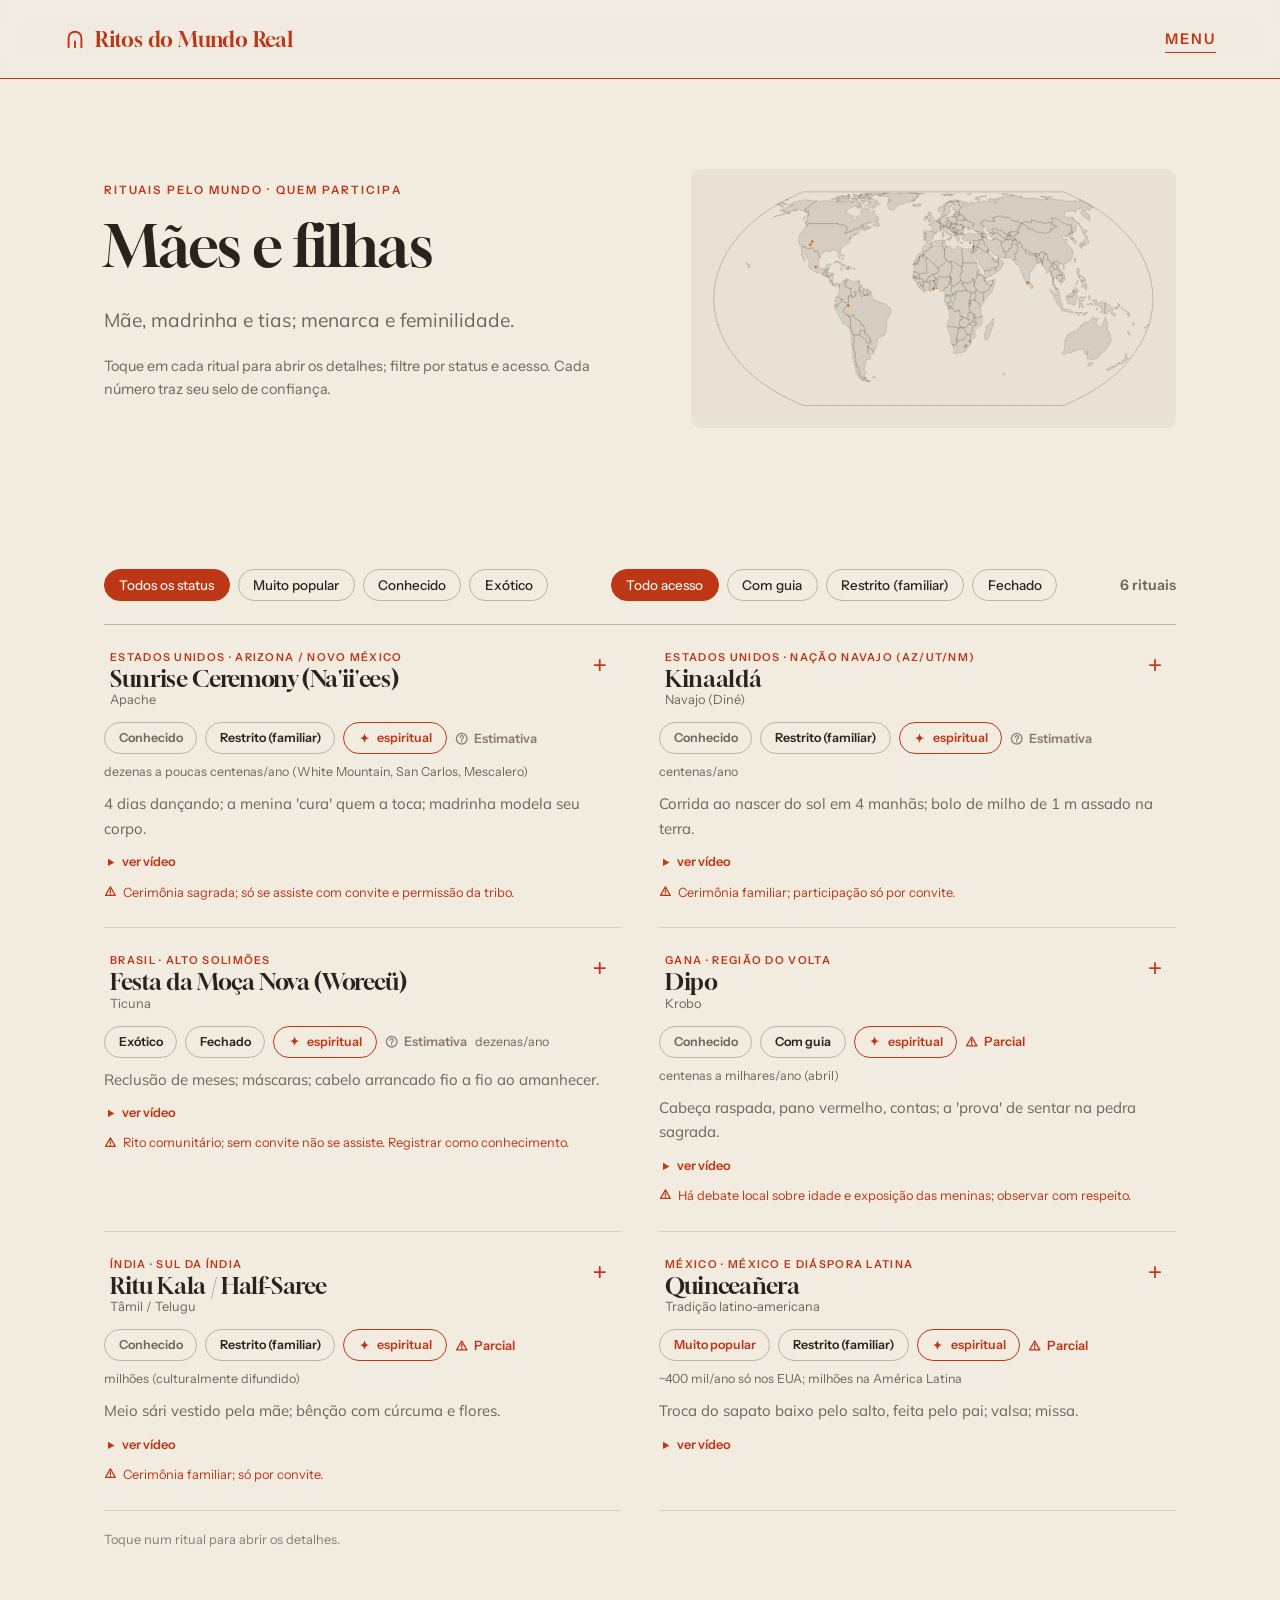
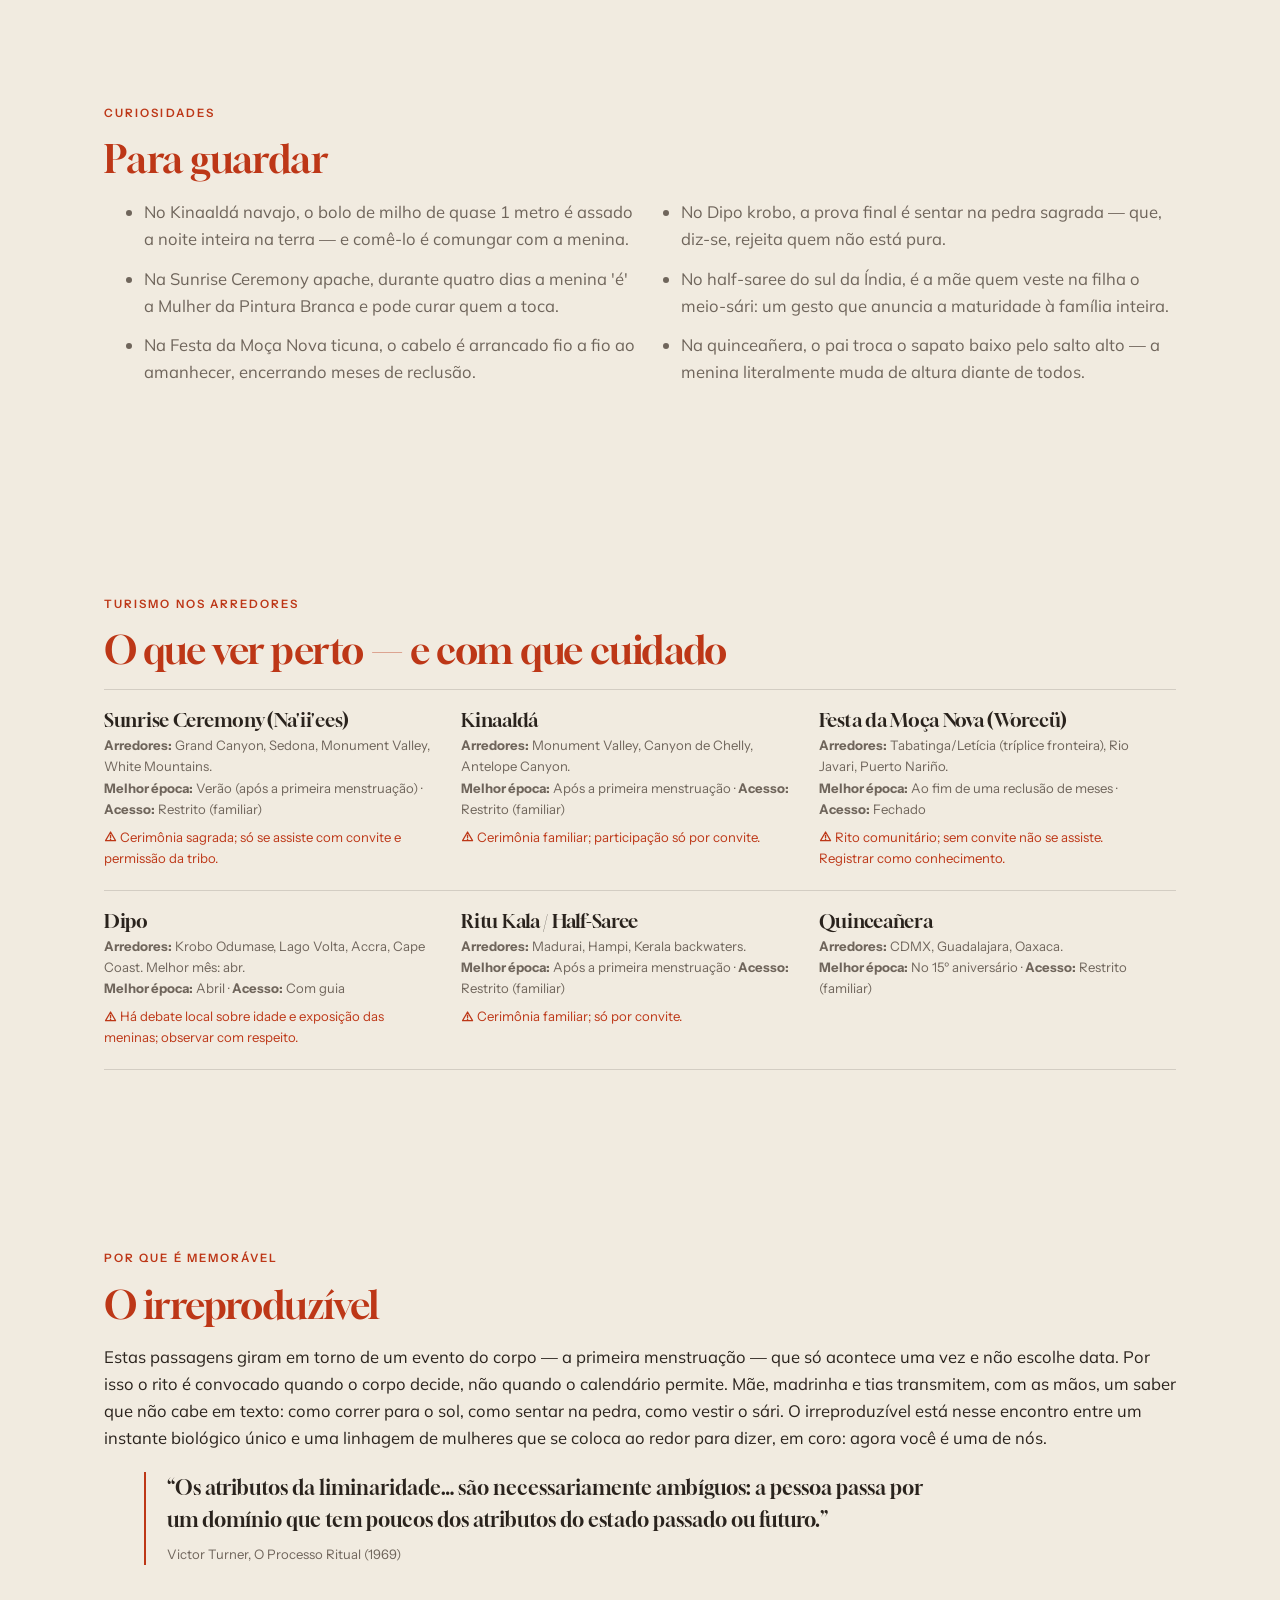
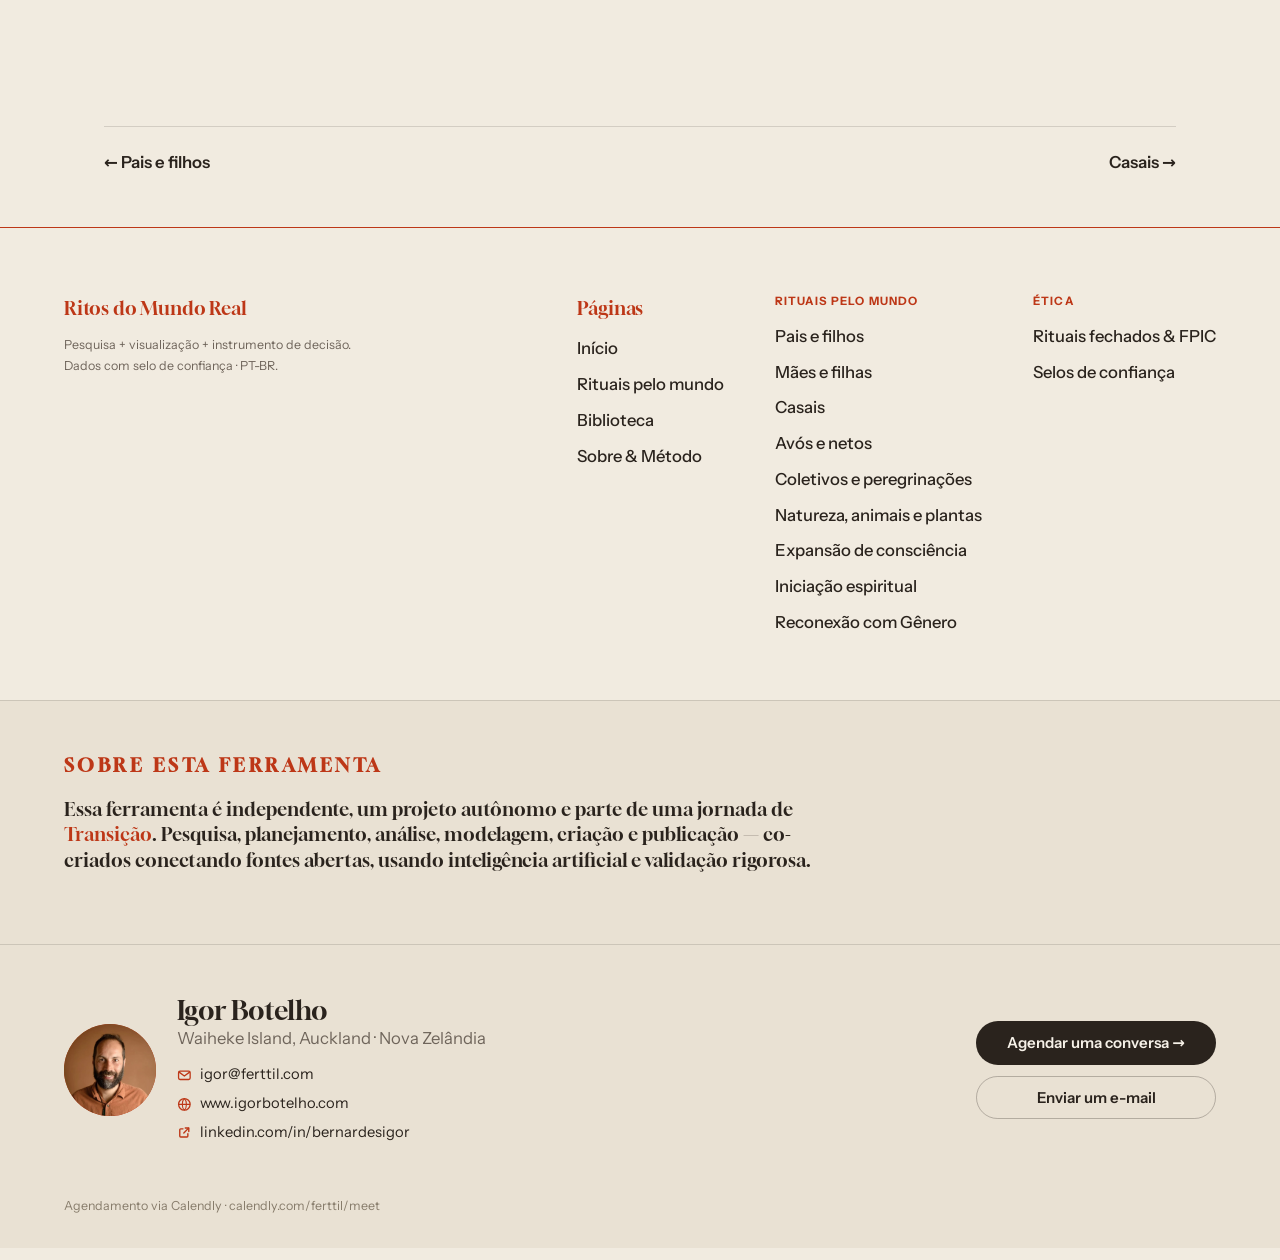
<file: clusters/maes-e-filhas/index.html>
<!DOCTYPE html>
<html lang="pt-BR">
<head>
  <meta charset="UTF-8">
  <meta name="viewport" content="width=device-width, initial-scale=1">
  <title>Mães e filhas — Ritos do Mundo Real</title>
  <meta name="description" content="Rituais de mãe, madrinha e tias com a filha — menarca e feminilidade, de Kinaaldá a quinceañera.">
  <link rel="canonical" href="https://ritos.exemplo/clusters/maes-e-filhas/">
  <meta property="og:type" content="website">
  <meta property="og:title" content="Mães e filhas — Ritos do Mundo Real">
  <meta property="og:description" content="Rituais de mãe, madrinha e tias com a filha — menarca e feminilidade, de Kinaaldá a quinceañera.">
  <meta property="og:image" content="https://ritos.exemplo/og.jpg">
  <meta name="twitter:card" content="summary_large_image">
  <link rel="icon" href="../../favicon.svg" type="image/svg+xml">
  <link rel="preconnect" href="https://images.unsplash.com" crossorigin>
  <link rel="preload" href="../../assets/fonts/gloock-latin.woff2" as="font" type="font/woff2" crossorigin>
  <link rel="preload" href="../../assets/fonts/mulish-latin.woff2" as="font" type="font/woff2" crossorigin>
  <link rel="stylesheet" href="../../assets/css/site.css">
</head>
<body data-page="cluster" data-slug="maes-e-filhas">
  <a class="skip-link" href="#conteudo">Pular para o conteúdo</a>
  <div class="frame">
    <div class="sheet">

      <header class="site-head">
        <a class="brand" href="../../"><span class="mark" aria-hidden="true"><svg viewBox="0 0 24 24"><path d="M5 21V11a7 7 0 0 1 14 0v10" fill="none" stroke="currentColor" stroke-width="2.1" stroke-linecap="round"/><path d="M12 21v-6.4" fill="none" stroke="currentColor" stroke-width="2.1" stroke-linecap="round"/></svg></span>Ritos do Mundo Real</a>
        <div class="head-actions">
          <a class="btn btn--lime" href="https://calendly.com/ferttil/meet" target="_blank" rel="noopener">Agendar conversa</a>
          <button class="menu-btn" id="menu-toggle" aria-expanded="false" aria-controls="menu-overlay">
            <span class="bars" aria-hidden="true"><i></i><i></i><i></i></span> Menu
          </button>
        </div>
      </header>

      <div class="menu-overlay" id="menu-overlay" role="dialog" aria-modal="true" aria-label="Menu de navegação">
        <div class="menu-top">
          <a class="brand" href="../../"><span class="mark" aria-hidden="true"><svg viewBox="0 0 24 24"><path d="M5 21V11a7 7 0 0 1 14 0v10" fill="none" stroke="currentColor" stroke-width="2.1" stroke-linecap="round"/><path d="M12 21v-6.4" fill="none" stroke="currentColor" stroke-width="2.1" stroke-linecap="round"/></svg></span>Ritos do Mundo Real</a>
          <button class="menu-close" id="menu-close" aria-label="Fechar menu"><svg class="ic" viewBox="0 0 16 16" aria-hidden="true"><path d="M4 4l8 8M12 4l-8 8" fill="none" stroke="currentColor" stroke-width="1.7" stroke-linecap="round"/></svg></button>
        </div>
        <div class="menu-body">
          <nav class="megamenu" aria-label="Páginas e subpáginas">
            <a class="mm-page" href="../../">Início</a>
            <div class="mm-block">
              <a class="mm-page" href="../../clusters/">Rituais pelo mundo</a>
              <div class="mm-subs"><a href="../../clusters/pais-e-filhos/">Pais e filhos</a><a href="../../clusters/maes-e-filhas/">Mães e filhas</a><a href="../../clusters/casais/">Casais</a><a href="../../clusters/avos-e-netos/">Avós e netos</a><a href="../../clusters/coletivos-e-peregrinacoes/">Coletivos e peregrinações</a><a href="../../clusters/natureza-animais-e-plantas/">Natureza, animais e plantas</a><a href="../../clusters/expansao-de-consciencia/">Expansão de consciência</a><a href="../../clusters/iniciacao-espiritual/">Iniciação espiritual</a><a href="../../clusters/reconexao-com-genero/">Reconexão com Gênero</a></div>
            </div>
            <a class="mm-page" href="../../biblioteca/">Biblioteca</a>
            <a class="mm-page" href="../../sobre/">Sobre &amp; Método</a>
          </nav>
          <aside class="mm-aside">
            <p class="eyebrow">Comece por aqui</p>
            <p style="color:var(--muted)">Filtre rituais por quem participa, pelo sentimento que tratam e pelo que muda para quem passa — no instrumento de decisão.</p>
            <a class="btn btn--lime" href="../../#instrumento">Instrumento de decisão</a>
            <a class="btn btn--soft" href="https://calendly.com/ferttil/meet" target="_blank" rel="noopener">Agendar uma conversa</a>
          </aside>
        </div>
      </div>

      <main id="conteudo">
        <section class="section wrap">
          <div class="cluster-head">
            <div>
              <p class="eyebrow"><a href="../" style="color:var(--coral);text-decoration:none">Rituais pelo mundo</a> · quem participa</p>
              <h1 data-cluster-nome style="font-size:clamp(2rem,4.6vw,3.6rem)"></h1>
              <p class="lede" id="cluster-frase"></p>
              <p style="color:var(--muted);font-family:var(--font-ui);font-size:.9rem">Toque em cada ritual para abrir os detalhes; filtre por status e acesso. Cada número traz seu selo de confiança.</p>
            </div>
            <div class="minimap"><div id="cluster-map" aria-label="Mini-mapa com os rituais deste cluster"></div></div>
          </div>
          <p id="data-error" role="alert" hidden style="color:var(--coral)"></p>
        </section>

        <section class="section--tight wrap" aria-label="Rituais do cluster">
          <div class="rito-toolbar">
            <div class="lib-filters" id="rt-status"></div>
            <div class="lib-filters" id="rt-acesso"></div>
            <span class="lib-count" id="rt-count"></span>
          </div>
          <div class="rito-list" id="ritos-list"></div>
          <p class="rito-hint">Toque num ritual para abrir os detalhes.</p>
        </section>

        <section class="section wrap prose" aria-labelledby="curio-h">
          <p class="eyebrow">Curiosidades</p>
          <h2 id="curio-h" class="h-sec">Para guardar</h2>
          <ul class="curio" id="curiosidades"></ul>
        </section>

        <section class="section wrap prose" aria-labelledby="entorno-h">
          <p class="eyebrow">Turismo nos arredores</p>
          <h2 id="entorno-h" class="h-sec">O que ver perto — e com que cuidado</h2>
          <div class="entorno" id="entorno"></div>
        </section>

        <section class="section wrap prose" aria-labelledby="mem-h">
          <p class="eyebrow">Por que é memorável</p>
          <h2 id="mem-h" class="h-sec">O irreproduzível</h2>
          <div id="memoravel"></div>
        </section>

        <section class="section--tight wrap">
          <nav class="cluster-nav" id="cluster-nav" aria-label="Outros clusters"></nav>
        </section>
      </main>

      <footer class="site-foot">
        <div class="col"><b>Ritos do Mundo Real</b><small>Pesquisa + visualização + instrumento de decisão.<br>Dados com selo de confiança · PT-BR.</small></div>
        <div class="cols">
          <div class="col"><b>Páginas</b><a href="../../">Início</a><a href="../../clusters/">Rituais pelo mundo</a><a href="../../biblioteca/">Biblioteca</a><a href="../../sobre/">Sobre &amp; Método</a></div>
          <div class="col"><b>Rituais pelo mundo</b><a href="../../clusters/pais-e-filhos/">Pais e filhos</a><a href="../../clusters/maes-e-filhas/">Mães e filhas</a><a href="../../clusters/casais/">Casais</a><a href="../../clusters/avos-e-netos/">Avós e netos</a><a href="../../clusters/coletivos-e-peregrinacoes/">Coletivos e peregrinações</a><a href="../../clusters/natureza-animais-e-plantas/">Natureza, animais e plantas</a><a href="../../clusters/expansao-de-consciencia/">Expansão de consciência</a><a href="../../clusters/iniciacao-espiritual/">Iniciação espiritual</a><a href="../../clusters/reconexao-com-genero/">Reconexão com Gênero</a></div>
          <div class="col"><b>Ética</b><a href="../../sobre/#etica">Rituais fechados &amp; FPIC</a><a href="../../sobre/#selos">Selos de confiança</a></div>
        </div>
      </footer>

      <section class="author" aria-label="Sobre esta ferramenta">
        <div class="author__band">
          <p class="eyebrow">Sobre esta ferramenta</p>
          <p>Essa ferramenta é independente, um projeto autônomo e parte de uma jornada de <strong>Transição</strong>. Pesquisa, planejamento, análise, modelagem, criação e publicação — co-criados conectando fontes abertas, usando inteligência artificial e validação rigorosa.</p>
        </div>
        <div class="author__card">
          <div class="author__who">
            <div class="author__photo" data-mono="IB"><img id="author-photo" src="../../assets/img/igor-botelho.jpg" alt="Igor Botelho" loading="lazy"></div>
            <div>
              <h3 class="author__name">Igor Botelho</h3>
              <p class="author__loc">Waiheke Island, Auckland · Nova Zelândia</p>
              <div class="author__links">
                <a href="mailto:igor@ferttil.com"><svg class="ic" viewBox="0 0 16 16" aria-hidden="true"><rect x="1.7" y="3.5" width="12.6" height="9" rx="1.6" fill="none" stroke="currentColor" stroke-width="1.4"/><path d="M2.3 4.5 8 8.7l5.7-4.2" fill="none" stroke="currentColor" stroke-width="1.4" stroke-linecap="round"/></svg> igor@ferttil.com</a>
                <a href="https://www.igorbotelho.com" target="_blank" rel="noopener"><svg class="ic" viewBox="0 0 16 16" aria-hidden="true"><circle cx="8" cy="8" r="6.3" fill="none" stroke="currentColor" stroke-width="1.4"/><path d="M1.8 8h12.4M8 1.7c3 2.4 3 10.2 0 12.6M8 1.7c-3 2.4-3 10.2 0 12.6" fill="none" stroke="currentColor" stroke-width="1.15"/></svg> www.igorbotelho.com</a>
                <a href="https://linkedin.com/in/bernardesigor" target="_blank" rel="noopener"><svg class="ic" viewBox="0 0 16 16" aria-hidden="true"><path d="M9 3.2h3.8V7" fill="none" stroke="currentColor" stroke-width="1.5" stroke-linecap="round" stroke-linejoin="round"/><path d="M12.6 3.4 7.4 8.6" fill="none" stroke="currentColor" stroke-width="1.5" stroke-linecap="round"/><path d="M11.8 9.5V12a1 1 0 0 1-1 1H4a1 1 0 0 1-1-1V5.2a1 1 0 0 1 1-1h2.5" fill="none" stroke="currentColor" stroke-width="1.5" stroke-linecap="round"/></svg> linkedin.com/in/bernardesigor</a>
              </div>
            </div>
          </div>
          <div class="author__cta">
            <a class="btn btn--forest" href="https://calendly.com/ferttil/meet" target="_blank" rel="noopener">Agendar uma conversa →</a>
            <a class="btn btn--soft" href="mailto:igor@ferttil.com">Enviar um e-mail</a>
          </div>
        </div>
        <p class="author__note">Agendamento via Calendly · calendly.com/ferttil/meet</p>
      </section>

    </div>
  </div>
  <script src="../../assets/js/app.js"></script>
</body>
</html>
</file>
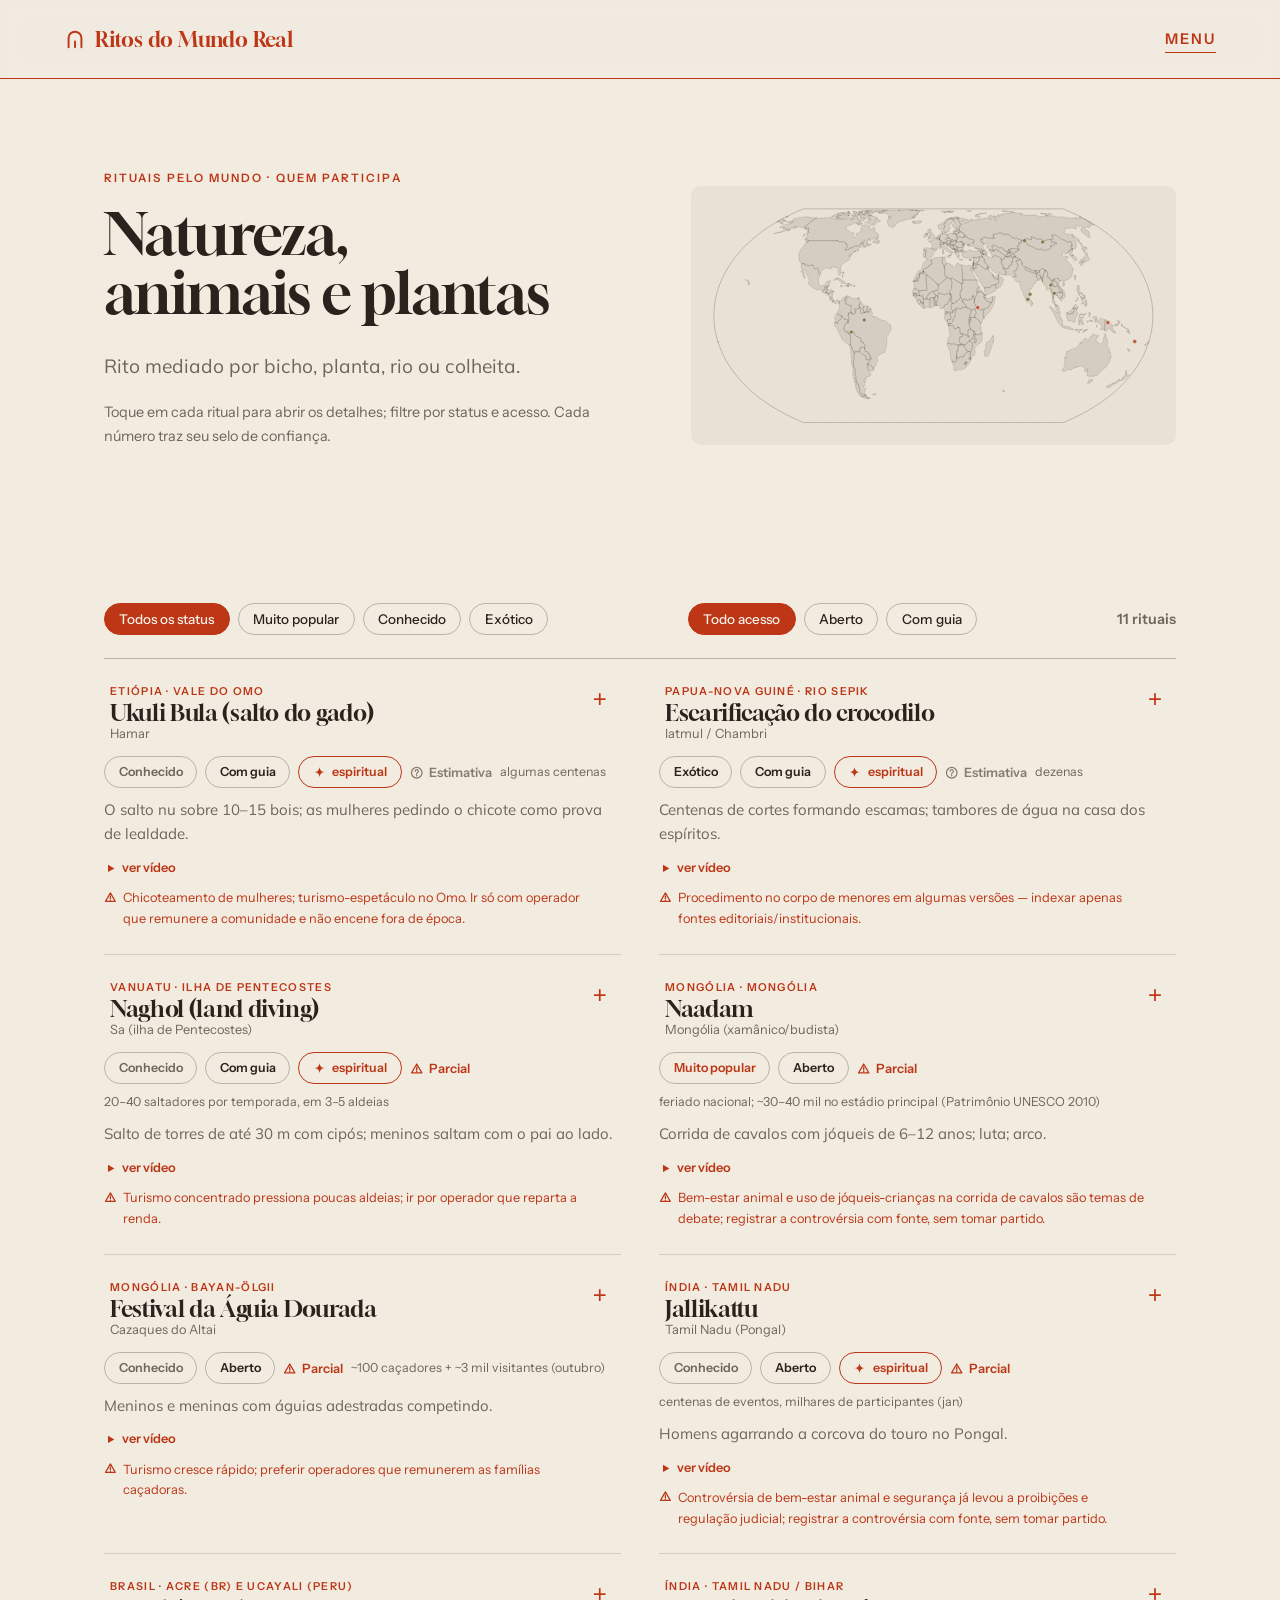
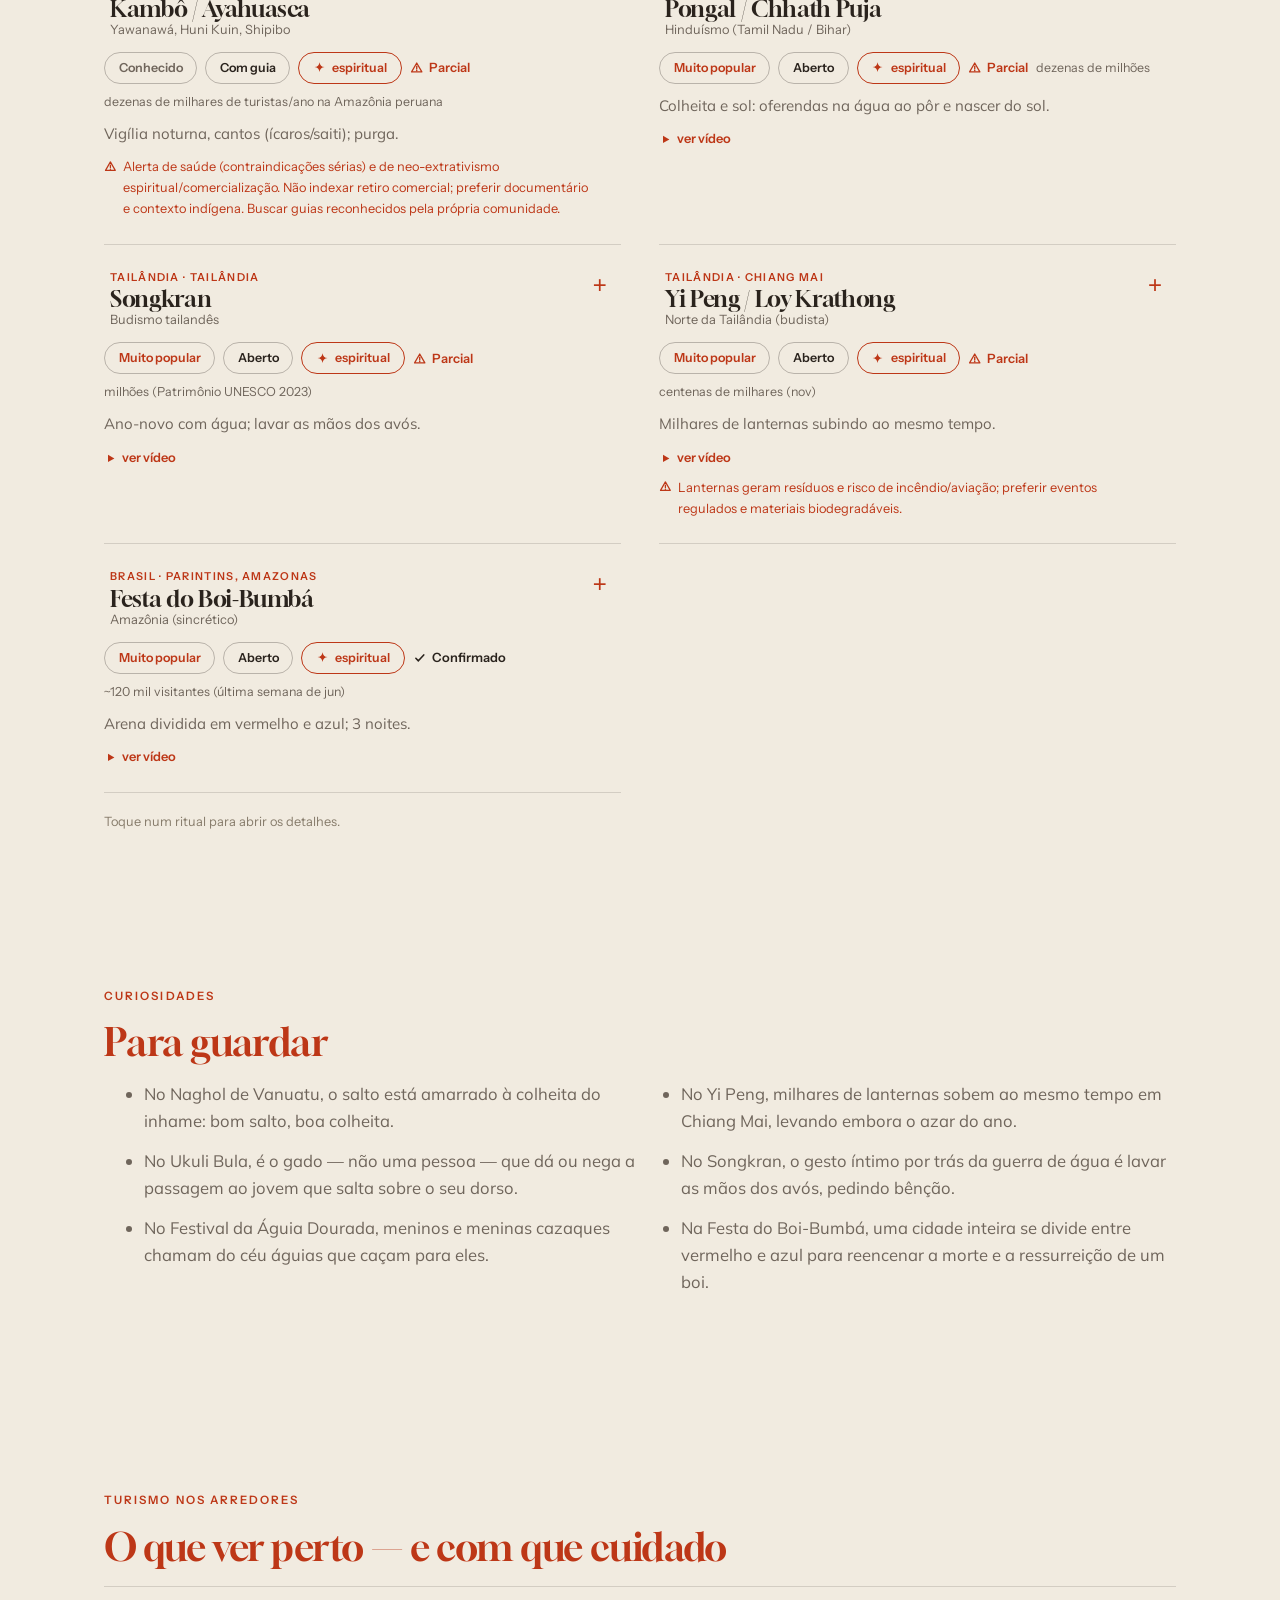
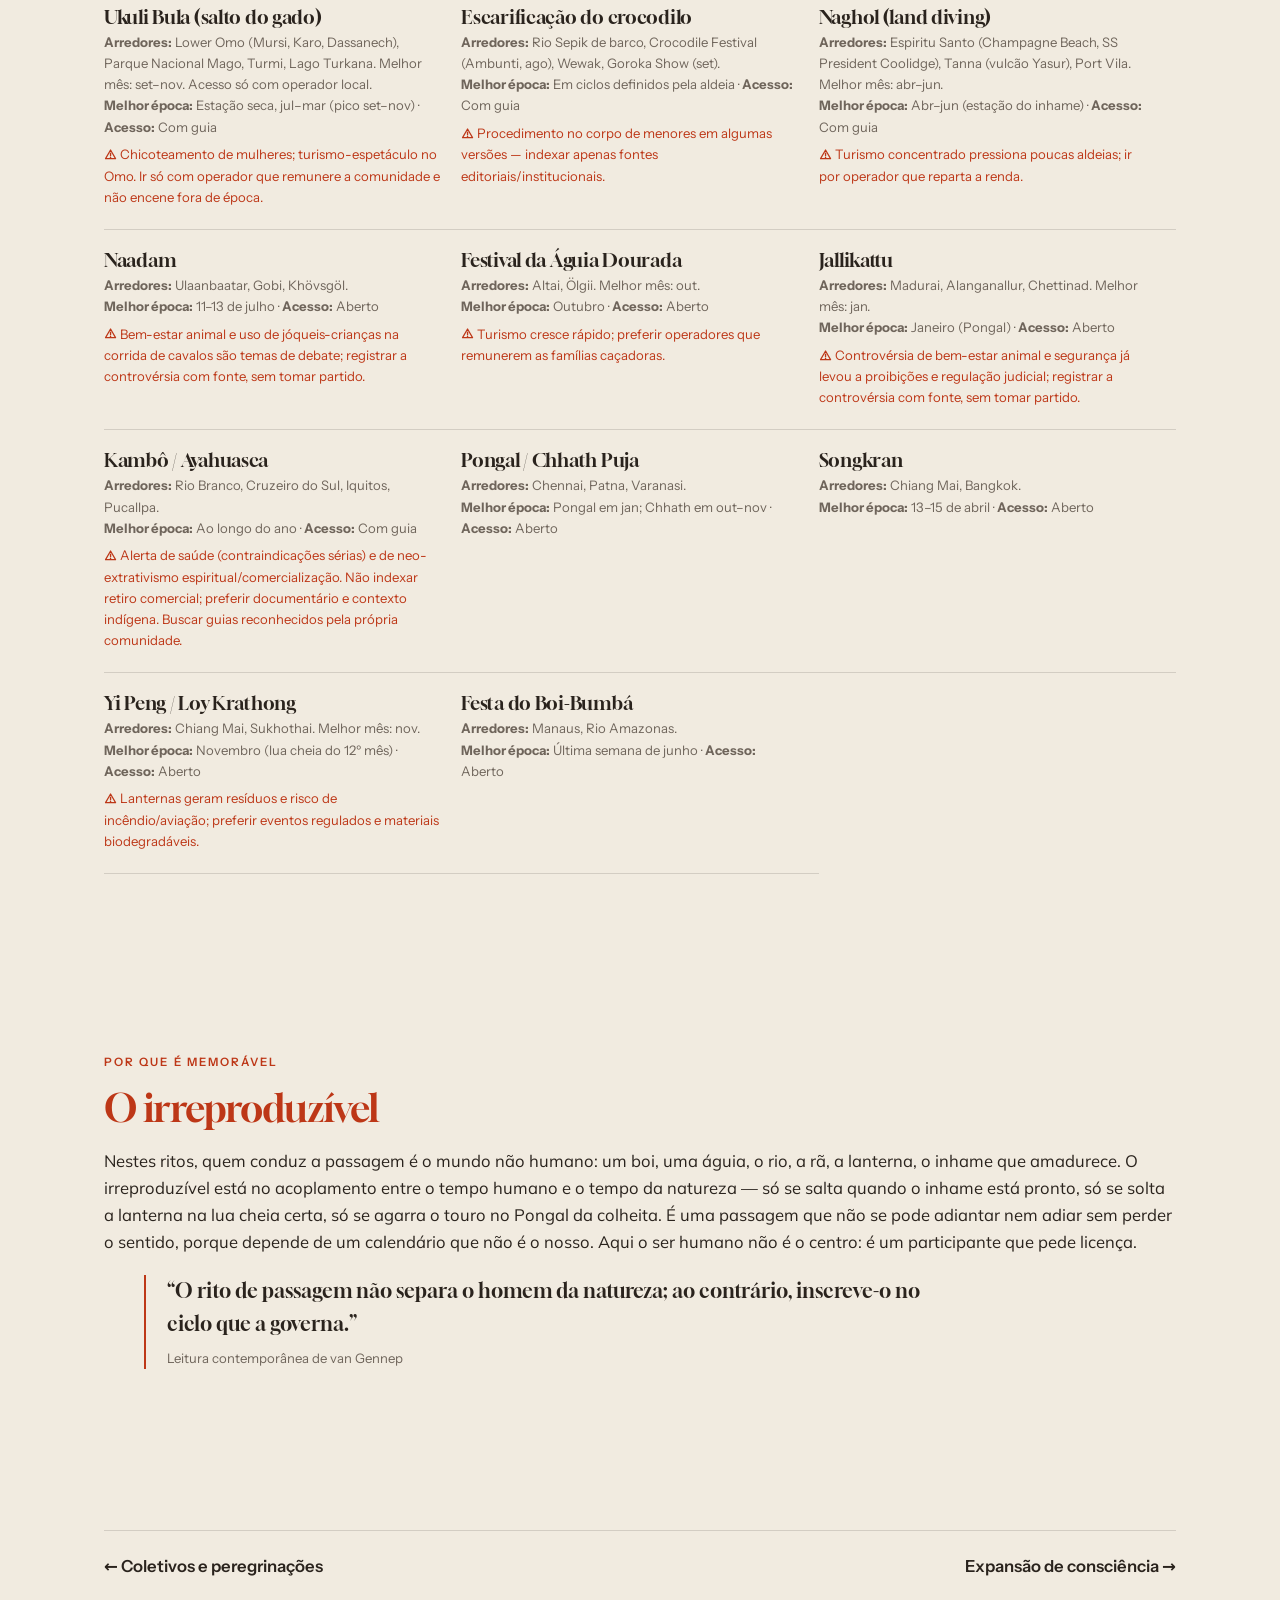
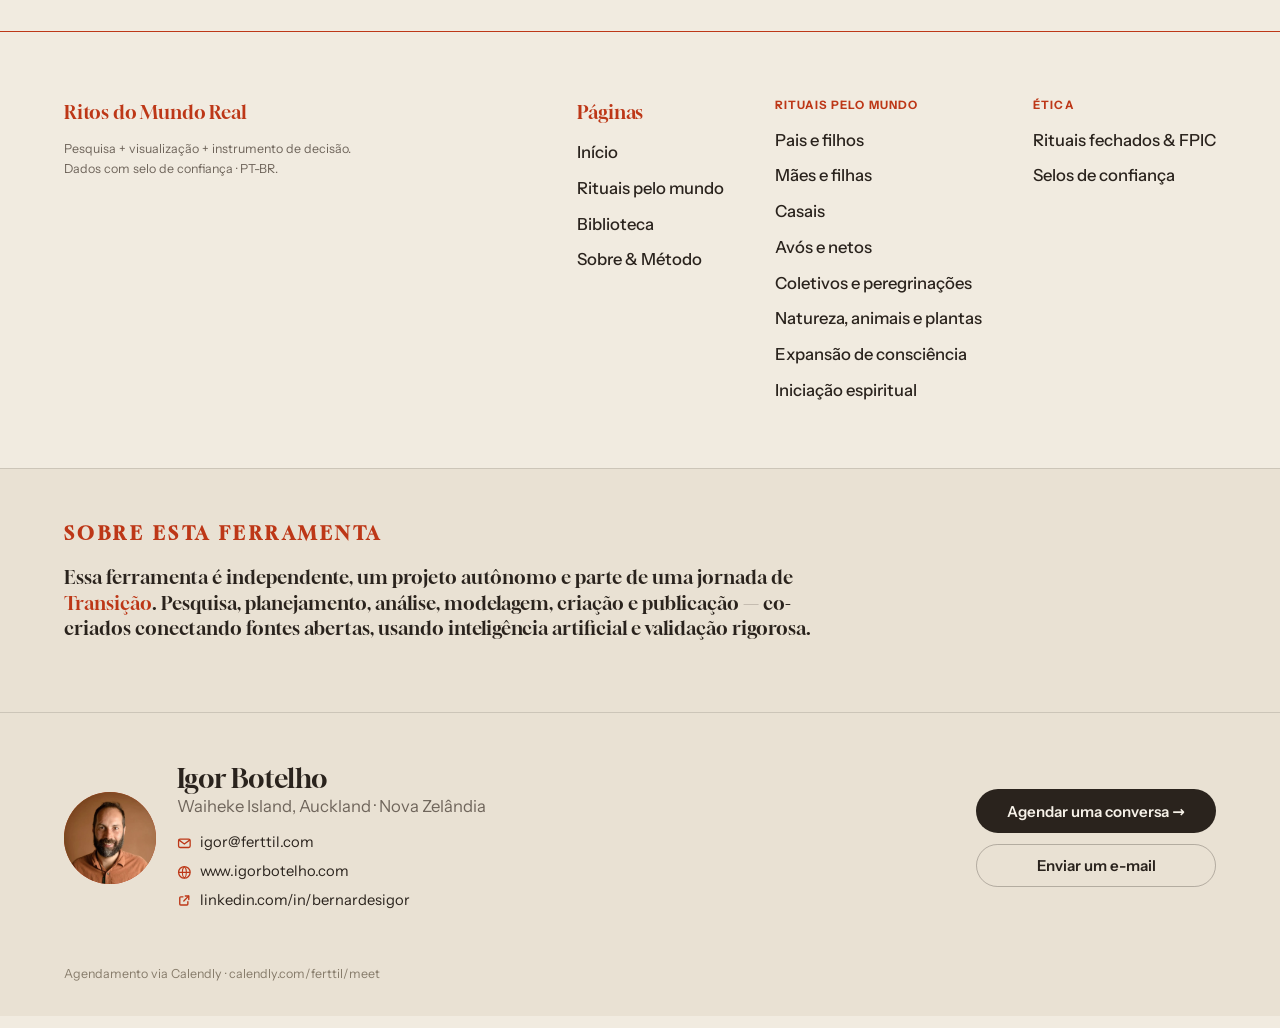
<file: clusters/natureza-animais-e-plantas/index.html>
<!DOCTYPE html>
<html lang="pt-BR">
<head>
  <meta charset="UTF-8">
  <meta name="viewport" content="width=device-width, initial-scale=1">
  <title>Natureza, animais e plantas — Ritos do Mundo Real</title>
  <meta name="description" content="Rituais mediados por bicho, planta, rio ou colheita — quando o mundo não humano conduz a passagem.">
  <link rel="canonical" href="https://ritos.exemplo/clusters/natureza-animais-e-plantas/">
  <meta property="og:type" content="website">
  <meta property="og:title" content="Natureza, animais e plantas — Ritos do Mundo Real">
  <meta property="og:description" content="Rituais mediados por bicho, planta, rio ou colheita — quando o mundo não humano conduz a passagem.">
  <meta property="og:image" content="https://ritos.exemplo/og.jpg">
  <meta name="twitter:card" content="summary_large_image">
  <link rel="icon" href="../../favicon.svg" type="image/svg+xml">
  <link rel="preconnect" href="https://images.unsplash.com" crossorigin>
  <link rel="preload" href="../../assets/fonts/gloock-latin.woff2" as="font" type="font/woff2" crossorigin>
  <link rel="preload" href="../../assets/fonts/mulish-latin.woff2" as="font" type="font/woff2" crossorigin>
  <link rel="stylesheet" href="../../assets/css/site.css">
</head>
<body data-page="cluster" data-slug="natureza-animais-e-plantas">
  <a class="skip-link" href="#conteudo">Pular para o conteúdo</a>
  <div class="frame">
    <div class="sheet">

      <header class="site-head">
        <a class="brand" href="../../"><span class="mark" aria-hidden="true"><svg viewBox="0 0 24 24"><path d="M5 21V11a7 7 0 0 1 14 0v10" fill="none" stroke="currentColor" stroke-width="2.1" stroke-linecap="round"/><path d="M12 21v-6.4" fill="none" stroke="currentColor" stroke-width="2.1" stroke-linecap="round"/></svg></span>Ritos do Mundo Real</a>
        <div class="head-actions">
          <a class="btn btn--lime" href="https://calendly.com/ferttil/meet" target="_blank" rel="noopener">Agendar conversa</a>
          <button class="menu-btn" id="menu-toggle" aria-expanded="false" aria-controls="menu-overlay">
            <span class="bars" aria-hidden="true"><i></i><i></i><i></i></span> Menu
          </button>
        </div>
      </header>

      <div class="menu-overlay" id="menu-overlay" role="dialog" aria-modal="true" aria-label="Menu de navegação">
        <div class="menu-top">
          <a class="brand" href="../../"><span class="mark" aria-hidden="true"><svg viewBox="0 0 24 24"><path d="M5 21V11a7 7 0 0 1 14 0v10" fill="none" stroke="currentColor" stroke-width="2.1" stroke-linecap="round"/><path d="M12 21v-6.4" fill="none" stroke="currentColor" stroke-width="2.1" stroke-linecap="round"/></svg></span>Ritos do Mundo Real</a>
          <button class="menu-close" id="menu-close" aria-label="Fechar menu"><svg class="ic" viewBox="0 0 16 16" aria-hidden="true"><path d="M4 4l8 8M12 4l-8 8" fill="none" stroke="currentColor" stroke-width="1.7" stroke-linecap="round"/></svg></button>
        </div>
        <div class="menu-body">
          <nav class="megamenu" aria-label="Páginas e subpáginas">
            <a class="mm-page" href="../../">Início</a>
            <div class="mm-block">
              <a class="mm-page" href="../../clusters/">Rituais pelo mundo</a>
              <div class="mm-subs"><a href="../../clusters/pais-e-filhos/">Pais e filhos</a><a href="../../clusters/maes-e-filhas/">Mães e filhas</a><a href="../../clusters/casais/">Casais</a><a href="../../clusters/avos-e-netos/">Avós e netos</a><a href="../../clusters/coletivos-e-peregrinacoes/">Coletivos e peregrinações</a><a href="../../clusters/natureza-animais-e-plantas/">Natureza, animais e plantas</a><a href="../../clusters/expansao-de-consciencia/">Expansão de consciência</a><a href="../../clusters/iniciacao-espiritual/">Iniciação espiritual</a></div>
            </div>
            <a class="mm-page" href="../../biblioteca/">Biblioteca</a>
            <a class="mm-page" href="../../sobre/">Sobre &amp; Método</a>
          </nav>
          <aside class="mm-aside">
            <p class="eyebrow">Comece por aqui</p>
            <p style="color:var(--muted)">Filtre rituais por quem participa, pelo sentimento que tratam e pelo que muda para quem passa — no instrumento de decisão.</p>
            <a class="btn btn--lime" href="../../#instrumento">Instrumento de decisão</a>
            <a class="btn btn--soft" href="https://calendly.com/ferttil/meet" target="_blank" rel="noopener">Agendar uma conversa</a>
          </aside>
        </div>
      </div>

      <main id="conteudo">
        <section class="section wrap">
          <div class="cluster-head">
            <div>
              <p class="eyebrow"><a href="../" style="color:var(--coral);text-decoration:none">Rituais pelo mundo</a> · quem participa</p>
              <h1 data-cluster-nome style="font-size:clamp(2rem,4.6vw,3.6rem)"></h1>
              <p class="lede" id="cluster-frase"></p>
              <p style="color:var(--muted);font-family:var(--font-ui);font-size:.9rem">Toque em cada ritual para abrir os detalhes; filtre por status e acesso. Cada número traz seu selo de confiança.</p>
            </div>
            <div class="minimap"><div id="cluster-map" aria-label="Mini-mapa com os rituais deste cluster"></div></div>
          </div>
          <p id="data-error" role="alert" hidden style="color:var(--coral)"></p>
        </section>

        <section class="section--tight wrap" aria-label="Rituais do cluster">
          <div class="rito-toolbar">
            <div class="lib-filters" id="rt-status"></div>
            <div class="lib-filters" id="rt-acesso"></div>
            <span class="lib-count" id="rt-count"></span>
          </div>
          <div class="rito-list" id="ritos-list"></div>
          <p class="rito-hint">Toque num ritual para abrir os detalhes.</p>
        </section>

        <section class="section wrap prose" aria-labelledby="curio-h">
          <p class="eyebrow">Curiosidades</p>
          <h2 id="curio-h" class="h-sec">Para guardar</h2>
          <ul class="curio" id="curiosidades"></ul>
        </section>

        <section class="section wrap prose" aria-labelledby="entorno-h">
          <p class="eyebrow">Turismo nos arredores</p>
          <h2 id="entorno-h" class="h-sec">O que ver perto — e com que cuidado</h2>
          <div class="entorno" id="entorno"></div>
        </section>

        <section class="section wrap prose" aria-labelledby="mem-h">
          <p class="eyebrow">Por que é memorável</p>
          <h2 id="mem-h" class="h-sec">O irreproduzível</h2>
          <div id="memoravel"></div>
        </section>

        <section class="section--tight wrap">
          <nav class="cluster-nav" id="cluster-nav" aria-label="Outros clusters"></nav>
        </section>
      </main>

      <footer class="site-foot">
        <div class="col"><b>Ritos do Mundo Real</b><small>Pesquisa + visualização + instrumento de decisão.<br>Dados com selo de confiança · PT-BR.</small></div>
        <div class="cols">
          <div class="col"><b>Páginas</b><a href="../../">Início</a><a href="../../clusters/">Rituais pelo mundo</a><a href="../../biblioteca/">Biblioteca</a><a href="../../sobre/">Sobre &amp; Método</a></div>
          <div class="col"><b>Rituais pelo mundo</b><a href="../../clusters/pais-e-filhos/">Pais e filhos</a><a href="../../clusters/maes-e-filhas/">Mães e filhas</a><a href="../../clusters/casais/">Casais</a><a href="../../clusters/avos-e-netos/">Avós e netos</a><a href="../../clusters/coletivos-e-peregrinacoes/">Coletivos e peregrinações</a><a href="../../clusters/natureza-animais-e-plantas/">Natureza, animais e plantas</a><a href="../../clusters/expansao-de-consciencia/">Expansão de consciência</a><a href="../../clusters/iniciacao-espiritual/">Iniciação espiritual</a></div>
          <div class="col"><b>Ética</b><a href="../../sobre/#etica">Rituais fechados &amp; FPIC</a><a href="../../sobre/#selos">Selos de confiança</a></div>
        </div>
      </footer>

      <section class="author" aria-label="Sobre esta ferramenta">
        <div class="author__band">
          <p class="eyebrow">Sobre esta ferramenta</p>
          <p>Essa ferramenta é independente, um projeto autônomo e parte de uma jornada de <strong>Transição</strong>. Pesquisa, planejamento, análise, modelagem, criação e publicação — co-criados conectando fontes abertas, usando inteligência artificial e validação rigorosa.</p>
        </div>
        <div class="author__card">
          <div class="author__who">
            <div class="author__photo" data-mono="IB"><img id="author-photo" src="../../assets/img/igor-botelho.jpg" alt="Igor Botelho" loading="lazy"></div>
            <div>
              <h3 class="author__name">Igor Botelho</h3>
              <p class="author__loc">Waiheke Island, Auckland · Nova Zelândia</p>
              <div class="author__links">
                <a href="mailto:igor@ferttil.com"><svg class="ic" viewBox="0 0 16 16" aria-hidden="true"><rect x="1.7" y="3.5" width="12.6" height="9" rx="1.6" fill="none" stroke="currentColor" stroke-width="1.4"/><path d="M2.3 4.5 8 8.7l5.7-4.2" fill="none" stroke="currentColor" stroke-width="1.4" stroke-linecap="round"/></svg> igor@ferttil.com</a>
                <a href="https://www.igorbotelho.com" target="_blank" rel="noopener"><svg class="ic" viewBox="0 0 16 16" aria-hidden="true"><circle cx="8" cy="8" r="6.3" fill="none" stroke="currentColor" stroke-width="1.4"/><path d="M1.8 8h12.4M8 1.7c3 2.4 3 10.2 0 12.6M8 1.7c-3 2.4-3 10.2 0 12.6" fill="none" stroke="currentColor" stroke-width="1.15"/></svg> www.igorbotelho.com</a>
                <a href="https://linkedin.com/in/bernardesigor" target="_blank" rel="noopener"><svg class="ic" viewBox="0 0 16 16" aria-hidden="true"><path d="M9 3.2h3.8V7" fill="none" stroke="currentColor" stroke-width="1.5" stroke-linecap="round" stroke-linejoin="round"/><path d="M12.6 3.4 7.4 8.6" fill="none" stroke="currentColor" stroke-width="1.5" stroke-linecap="round"/><path d="M11.8 9.5V12a1 1 0 0 1-1 1H4a1 1 0 0 1-1-1V5.2a1 1 0 0 1 1-1h2.5" fill="none" stroke="currentColor" stroke-width="1.5" stroke-linecap="round"/></svg> linkedin.com/in/bernardesigor</a>
              </div>
            </div>
          </div>
          <div class="author__cta">
            <a class="btn btn--forest" href="https://calendly.com/ferttil/meet" target="_blank" rel="noopener">Agendar uma conversa →</a>
            <a class="btn btn--soft" href="mailto:igor@ferttil.com">Enviar um e-mail</a>
          </div>
        </div>
        <p class="author__note">Agendamento via Calendly · calendly.com/ferttil/meet</p>
      </section>

    </div>
  </div>
  <script src="../../assets/js/app.js"></script>
</body>
</html>
</file>
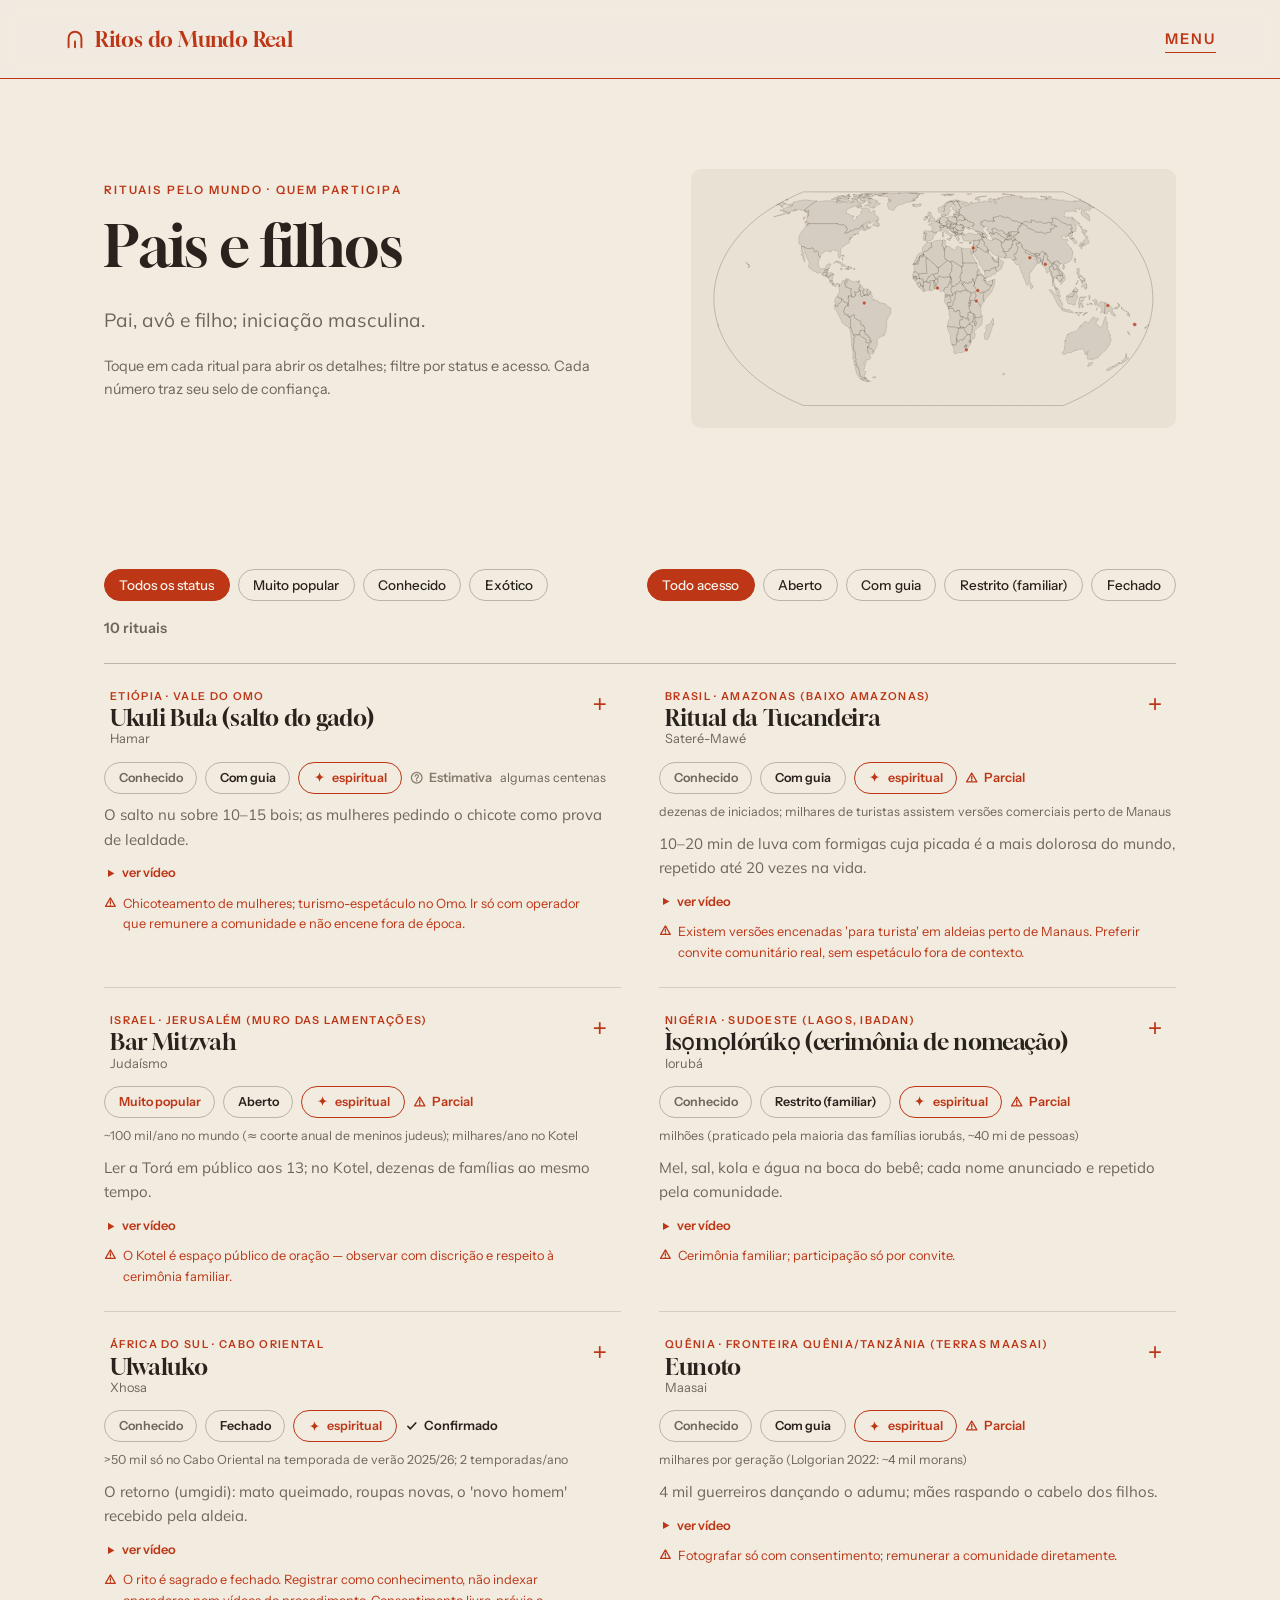
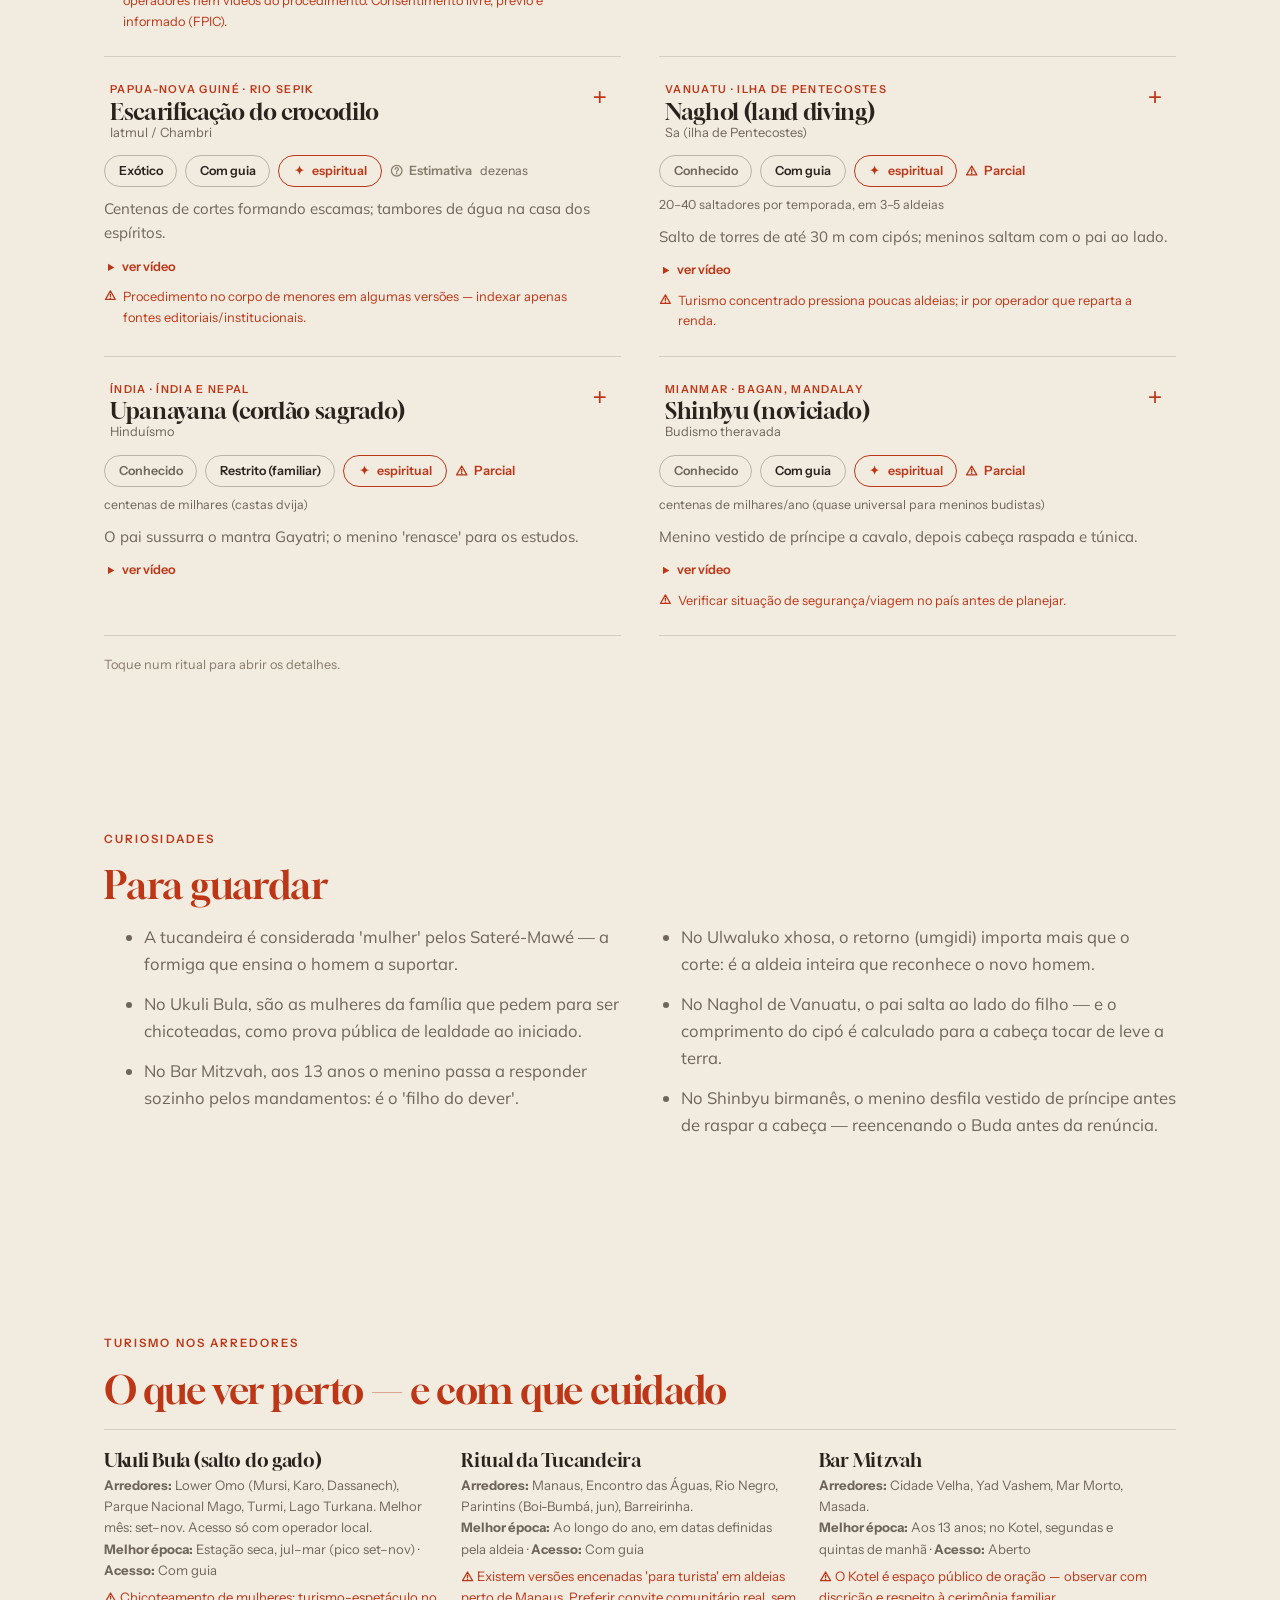
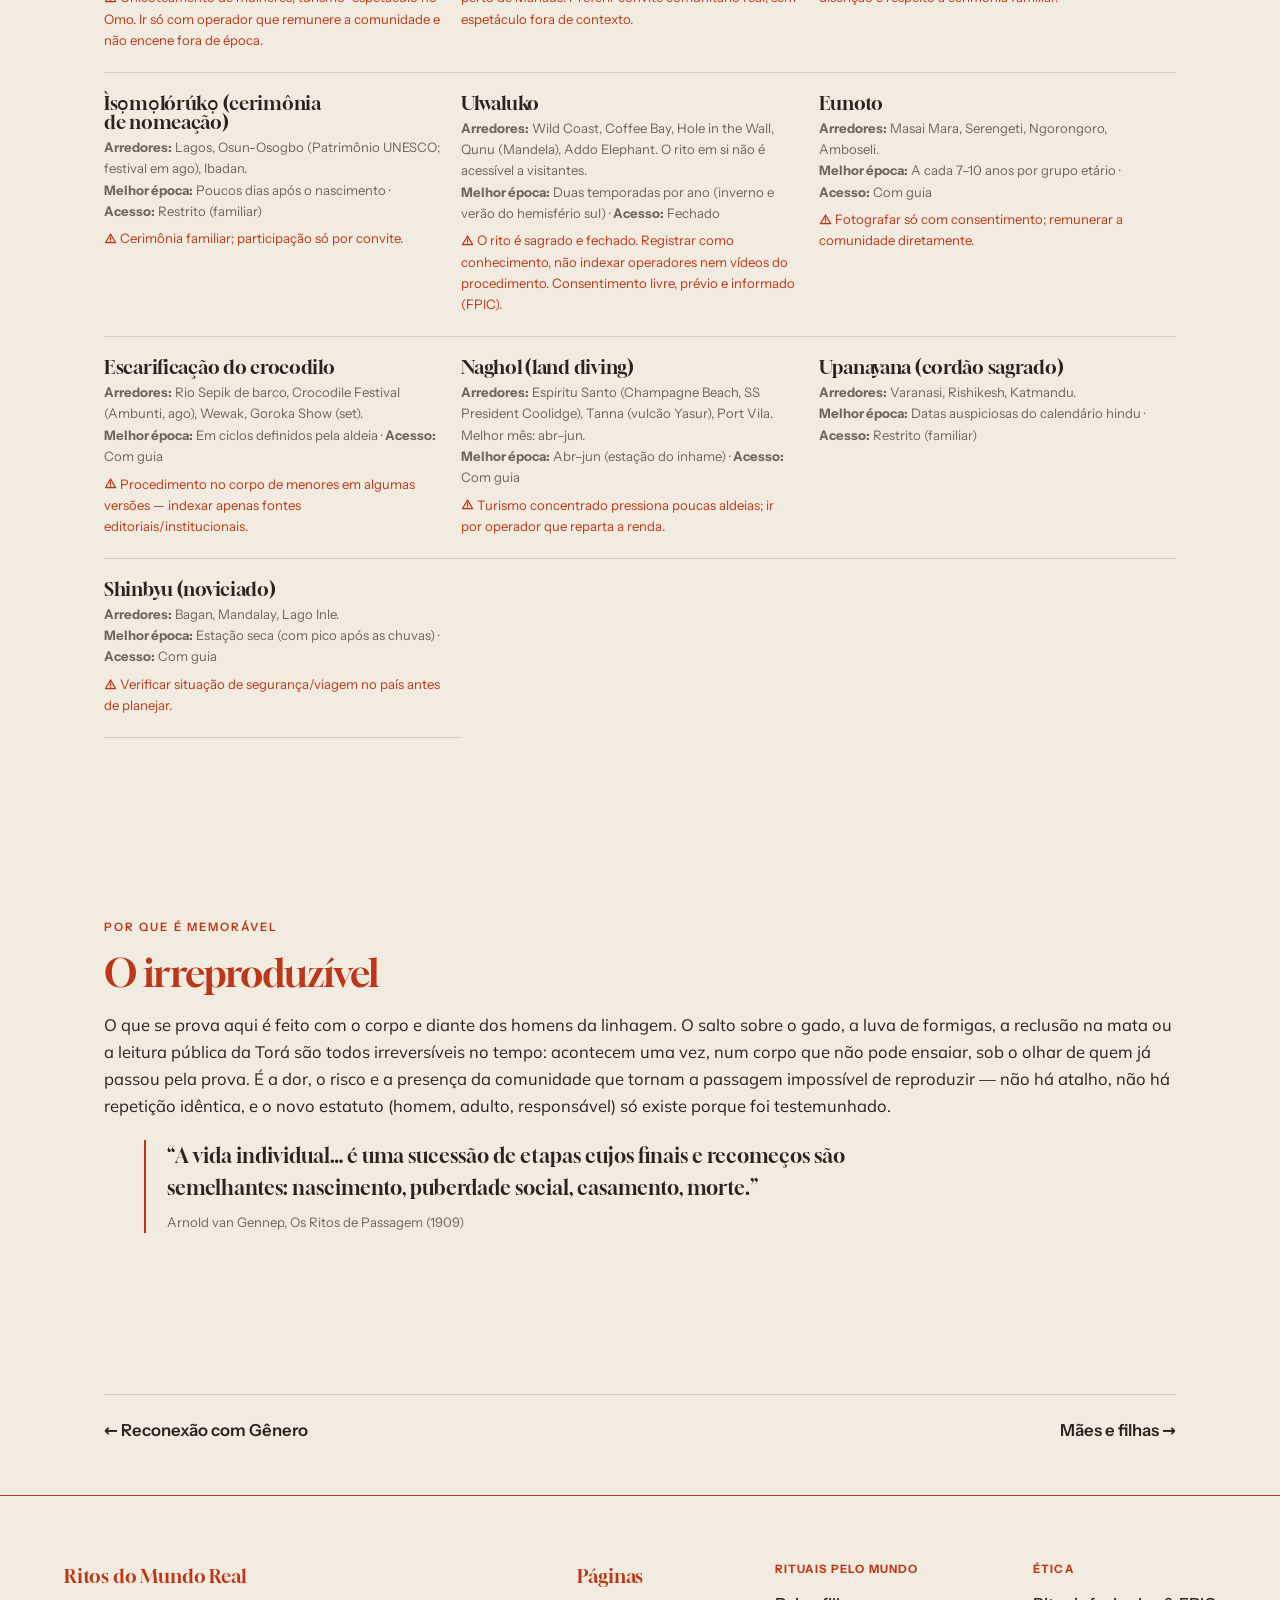
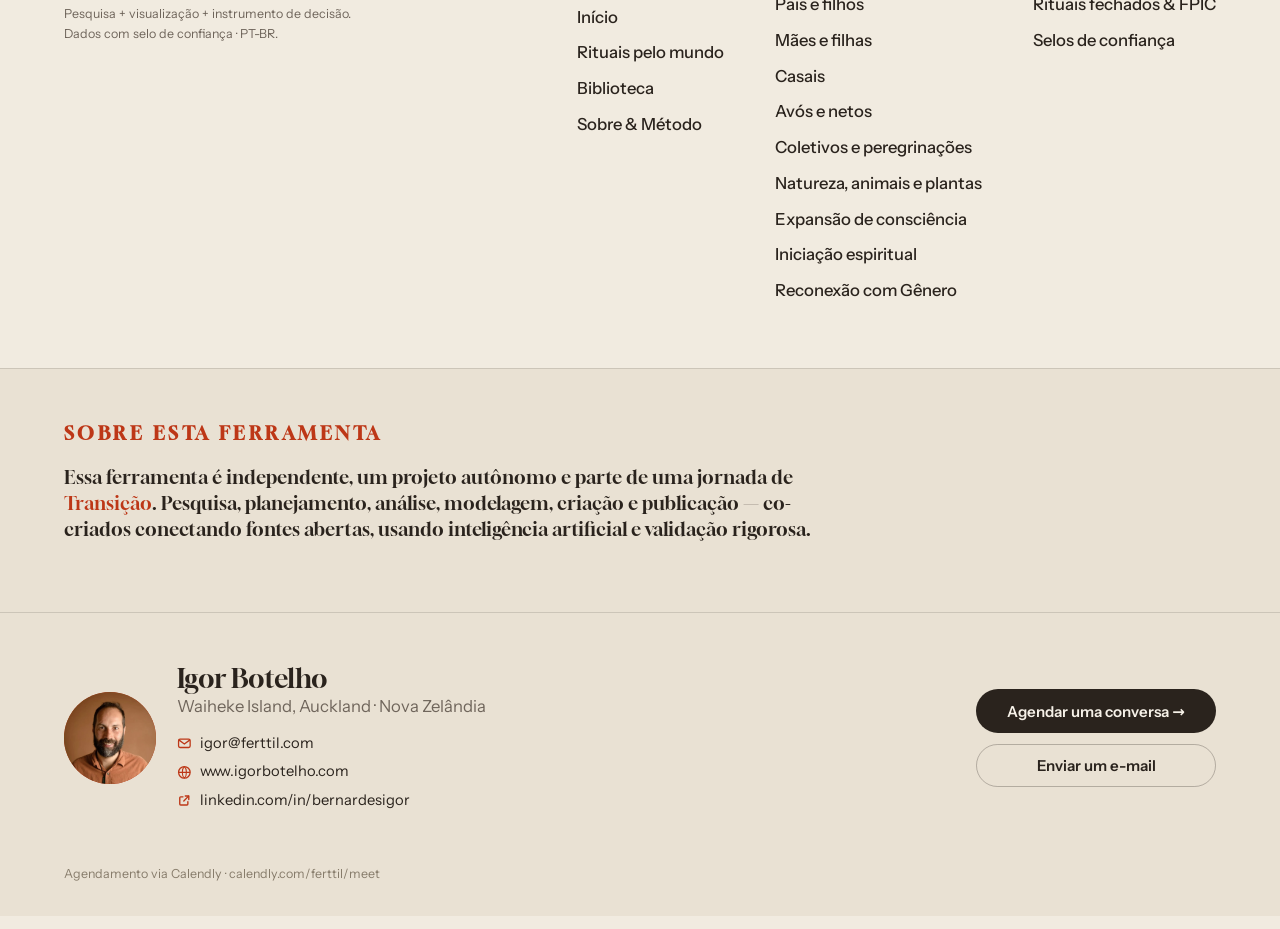
<file: clusters/pais-e-filhos/index.html>
<!DOCTYPE html>
<html lang="pt-BR">
<head>
  <meta charset="UTF-8">
  <meta name="viewport" content="width=device-width, initial-scale=1">
  <title>Pais e filhos — Ritos do Mundo Real</title>
  <meta name="description" content="Rituais de pai, avô e filho — iniciação masculina, do salto do gado à leitura da Torá.">
  <link rel="canonical" href="https://ritos.exemplo/clusters/pais-e-filhos/">
  <meta property="og:type" content="website">
  <meta property="og:title" content="Pais e filhos — Ritos do Mundo Real">
  <meta property="og:description" content="Rituais de pai, avô e filho — iniciação masculina, do salto do gado à leitura da Torá.">
  <meta property="og:image" content="https://ritos.exemplo/og.jpg">
  <meta name="twitter:card" content="summary_large_image">
  <link rel="icon" href="../../favicon.svg" type="image/svg+xml">
  <link rel="preconnect" href="https://images.unsplash.com" crossorigin>
  <link rel="preload" href="../../assets/fonts/gloock-latin.woff2" as="font" type="font/woff2" crossorigin>
  <link rel="preload" href="../../assets/fonts/mulish-latin.woff2" as="font" type="font/woff2" crossorigin>
  <link rel="stylesheet" href="../../assets/css/site.css">
</head>
<body data-page="cluster" data-slug="pais-e-filhos">
  <a class="skip-link" href="#conteudo">Pular para o conteúdo</a>
  <div class="frame">
    <div class="sheet">

      <header class="site-head">
        <a class="brand" href="../../"><span class="mark" aria-hidden="true"><svg viewBox="0 0 24 24"><path d="M5 21V11a7 7 0 0 1 14 0v10" fill="none" stroke="currentColor" stroke-width="2.1" stroke-linecap="round"/><path d="M12 21v-6.4" fill="none" stroke="currentColor" stroke-width="2.1" stroke-linecap="round"/></svg></span>Ritos do Mundo Real</a>
        <div class="head-actions">
          <a class="btn btn--lime" href="https://calendly.com/ferttil/meet" target="_blank" rel="noopener">Agendar conversa</a>
          <button class="menu-btn" id="menu-toggle" aria-expanded="false" aria-controls="menu-overlay">
            <span class="bars" aria-hidden="true"><i></i><i></i><i></i></span> Menu
          </button>
        </div>
      </header>

      <div class="menu-overlay" id="menu-overlay" role="dialog" aria-modal="true" aria-label="Menu de navegação">
        <div class="menu-top">
          <a class="brand" href="../../"><span class="mark" aria-hidden="true"><svg viewBox="0 0 24 24"><path d="M5 21V11a7 7 0 0 1 14 0v10" fill="none" stroke="currentColor" stroke-width="2.1" stroke-linecap="round"/><path d="M12 21v-6.4" fill="none" stroke="currentColor" stroke-width="2.1" stroke-linecap="round"/></svg></span>Ritos do Mundo Real</a>
          <button class="menu-close" id="menu-close" aria-label="Fechar menu"><svg class="ic" viewBox="0 0 16 16" aria-hidden="true"><path d="M4 4l8 8M12 4l-8 8" fill="none" stroke="currentColor" stroke-width="1.7" stroke-linecap="round"/></svg></button>
        </div>
        <div class="menu-body">
          <nav class="megamenu" aria-label="Páginas e subpáginas">
            <a class="mm-page" href="../../">Início</a>
            <div class="mm-block">
              <a class="mm-page" href="../../clusters/">Rituais pelo mundo</a>
              <div class="mm-subs"><a href="../../clusters/pais-e-filhos/">Pais e filhos</a><a href="../../clusters/maes-e-filhas/">Mães e filhas</a><a href="../../clusters/casais/">Casais</a><a href="../../clusters/avos-e-netos/">Avós e netos</a><a href="../../clusters/coletivos-e-peregrinacoes/">Coletivos e peregrinações</a><a href="../../clusters/natureza-animais-e-plantas/">Natureza, animais e plantas</a><a href="../../clusters/expansao-de-consciencia/">Expansão de consciência</a><a href="../../clusters/iniciacao-espiritual/">Iniciação espiritual</a><a href="../../clusters/reconexao-com-genero/">Reconexão com Gênero</a></div>
            </div>
            <a class="mm-page" href="../../biblioteca/">Biblioteca</a>
            <a class="mm-page" href="../../sobre/">Sobre &amp; Método</a>
          </nav>
          <aside class="mm-aside">
            <p class="eyebrow">Comece por aqui</p>
            <p style="color:var(--muted)">Filtre rituais por quem participa, pelo sentimento que tratam e pelo que muda para quem passa — no instrumento de decisão.</p>
            <a class="btn btn--lime" href="../../#instrumento">Instrumento de decisão</a>
            <a class="btn btn--soft" href="https://calendly.com/ferttil/meet" target="_blank" rel="noopener">Agendar uma conversa</a>
          </aside>
        </div>
      </div>

      <main id="conteudo">
        <section class="section wrap">
          <div class="cluster-head">
            <div>
              <p class="eyebrow"><a href="../" style="color:var(--coral);text-decoration:none">Rituais pelo mundo</a> · quem participa</p>
              <h1 data-cluster-nome style="font-size:clamp(2rem,4.6vw,3.6rem)"></h1>
              <p class="lede" id="cluster-frase"></p>
              <p style="color:var(--muted);font-family:var(--font-ui);font-size:.9rem">Toque em cada ritual para abrir os detalhes; filtre por status e acesso. Cada número traz seu selo de confiança.</p>
            </div>
            <div class="minimap"><div id="cluster-map" aria-label="Mini-mapa com os rituais deste cluster"></div></div>
          </div>
          <p id="data-error" role="alert" hidden style="color:var(--coral)"></p>
        </section>

        <section class="section--tight wrap" aria-label="Rituais do cluster">
          <div class="rito-toolbar">
            <div class="lib-filters" id="rt-status"></div>
            <div class="lib-filters" id="rt-acesso"></div>
            <span class="lib-count" id="rt-count"></span>
          </div>
          <div class="rito-list" id="ritos-list"></div>
          <p class="rito-hint">Toque num ritual para abrir os detalhes.</p>
        </section>

        <section class="section wrap prose" aria-labelledby="curio-h">
          <p class="eyebrow">Curiosidades</p>
          <h2 id="curio-h" class="h-sec">Para guardar</h2>
          <ul class="curio" id="curiosidades"></ul>
        </section>

        <section class="section wrap prose" aria-labelledby="entorno-h">
          <p class="eyebrow">Turismo nos arredores</p>
          <h2 id="entorno-h" class="h-sec">O que ver perto — e com que cuidado</h2>
          <div class="entorno" id="entorno"></div>
        </section>

        <section class="section wrap prose" aria-labelledby="mem-h">
          <p class="eyebrow">Por que é memorável</p>
          <h2 id="mem-h" class="h-sec">O irreproduzível</h2>
          <div id="memoravel"></div>
        </section>

        <section class="section--tight wrap">
          <nav class="cluster-nav" id="cluster-nav" aria-label="Outros clusters"></nav>
        </section>
      </main>

      <footer class="site-foot">
        <div class="col"><b>Ritos do Mundo Real</b><small>Pesquisa + visualização + instrumento de decisão.<br>Dados com selo de confiança · PT-BR.</small></div>
        <div class="cols">
          <div class="col"><b>Páginas</b><a href="../../">Início</a><a href="../../clusters/">Rituais pelo mundo</a><a href="../../biblioteca/">Biblioteca</a><a href="../../sobre/">Sobre &amp; Método</a></div>
          <div class="col"><b>Rituais pelo mundo</b><a href="../../clusters/pais-e-filhos/">Pais e filhos</a><a href="../../clusters/maes-e-filhas/">Mães e filhas</a><a href="../../clusters/casais/">Casais</a><a href="../../clusters/avos-e-netos/">Avós e netos</a><a href="../../clusters/coletivos-e-peregrinacoes/">Coletivos e peregrinações</a><a href="../../clusters/natureza-animais-e-plantas/">Natureza, animais e plantas</a><a href="../../clusters/expansao-de-consciencia/">Expansão de consciência</a><a href="../../clusters/iniciacao-espiritual/">Iniciação espiritual</a><a href="../../clusters/reconexao-com-genero/">Reconexão com Gênero</a></div>
          <div class="col"><b>Ética</b><a href="../../sobre/#etica">Rituais fechados &amp; FPIC</a><a href="../../sobre/#selos">Selos de confiança</a></div>
        </div>
      </footer>

      <section class="author" aria-label="Sobre esta ferramenta">
        <div class="author__band">
          <p class="eyebrow">Sobre esta ferramenta</p>
          <p>Essa ferramenta é independente, um projeto autônomo e parte de uma jornada de <strong>Transição</strong>. Pesquisa, planejamento, análise, modelagem, criação e publicação — co-criados conectando fontes abertas, usando inteligência artificial e validação rigorosa.</p>
        </div>
        <div class="author__card">
          <div class="author__who">
            <div class="author__photo" data-mono="IB"><img id="author-photo" src="../../assets/img/igor-botelho.jpg" alt="Igor Botelho" loading="lazy"></div>
            <div>
              <h3 class="author__name">Igor Botelho</h3>
              <p class="author__loc">Waiheke Island, Auckland · Nova Zelândia</p>
              <div class="author__links">
                <a href="mailto:igor@ferttil.com"><svg class="ic" viewBox="0 0 16 16" aria-hidden="true"><rect x="1.7" y="3.5" width="12.6" height="9" rx="1.6" fill="none" stroke="currentColor" stroke-width="1.4"/><path d="M2.3 4.5 8 8.7l5.7-4.2" fill="none" stroke="currentColor" stroke-width="1.4" stroke-linecap="round"/></svg> igor@ferttil.com</a>
                <a href="https://www.igorbotelho.com" target="_blank" rel="noopener"><svg class="ic" viewBox="0 0 16 16" aria-hidden="true"><circle cx="8" cy="8" r="6.3" fill="none" stroke="currentColor" stroke-width="1.4"/><path d="M1.8 8h12.4M8 1.7c3 2.4 3 10.2 0 12.6M8 1.7c-3 2.4-3 10.2 0 12.6" fill="none" stroke="currentColor" stroke-width="1.15"/></svg> www.igorbotelho.com</a>
                <a href="https://linkedin.com/in/bernardesigor" target="_blank" rel="noopener"><svg class="ic" viewBox="0 0 16 16" aria-hidden="true"><path d="M9 3.2h3.8V7" fill="none" stroke="currentColor" stroke-width="1.5" stroke-linecap="round" stroke-linejoin="round"/><path d="M12.6 3.4 7.4 8.6" fill="none" stroke="currentColor" stroke-width="1.5" stroke-linecap="round"/><path d="M11.8 9.5V12a1 1 0 0 1-1 1H4a1 1 0 0 1-1-1V5.2a1 1 0 0 1 1-1h2.5" fill="none" stroke="currentColor" stroke-width="1.5" stroke-linecap="round"/></svg> linkedin.com/in/bernardesigor</a>
              </div>
            </div>
          </div>
          <div class="author__cta">
            <a class="btn btn--forest" href="https://calendly.com/ferttil/meet" target="_blank" rel="noopener">Agendar uma conversa →</a>
            <a class="btn btn--soft" href="mailto:igor@ferttil.com">Enviar um e-mail</a>
          </div>
        </div>
        <p class="author__note">Agendamento via Calendly · calendly.com/ferttil/meet</p>
      </section>

    </div>
  </div>
  <script src="../../assets/js/app.js"></script>
</body>
</html>
</file>
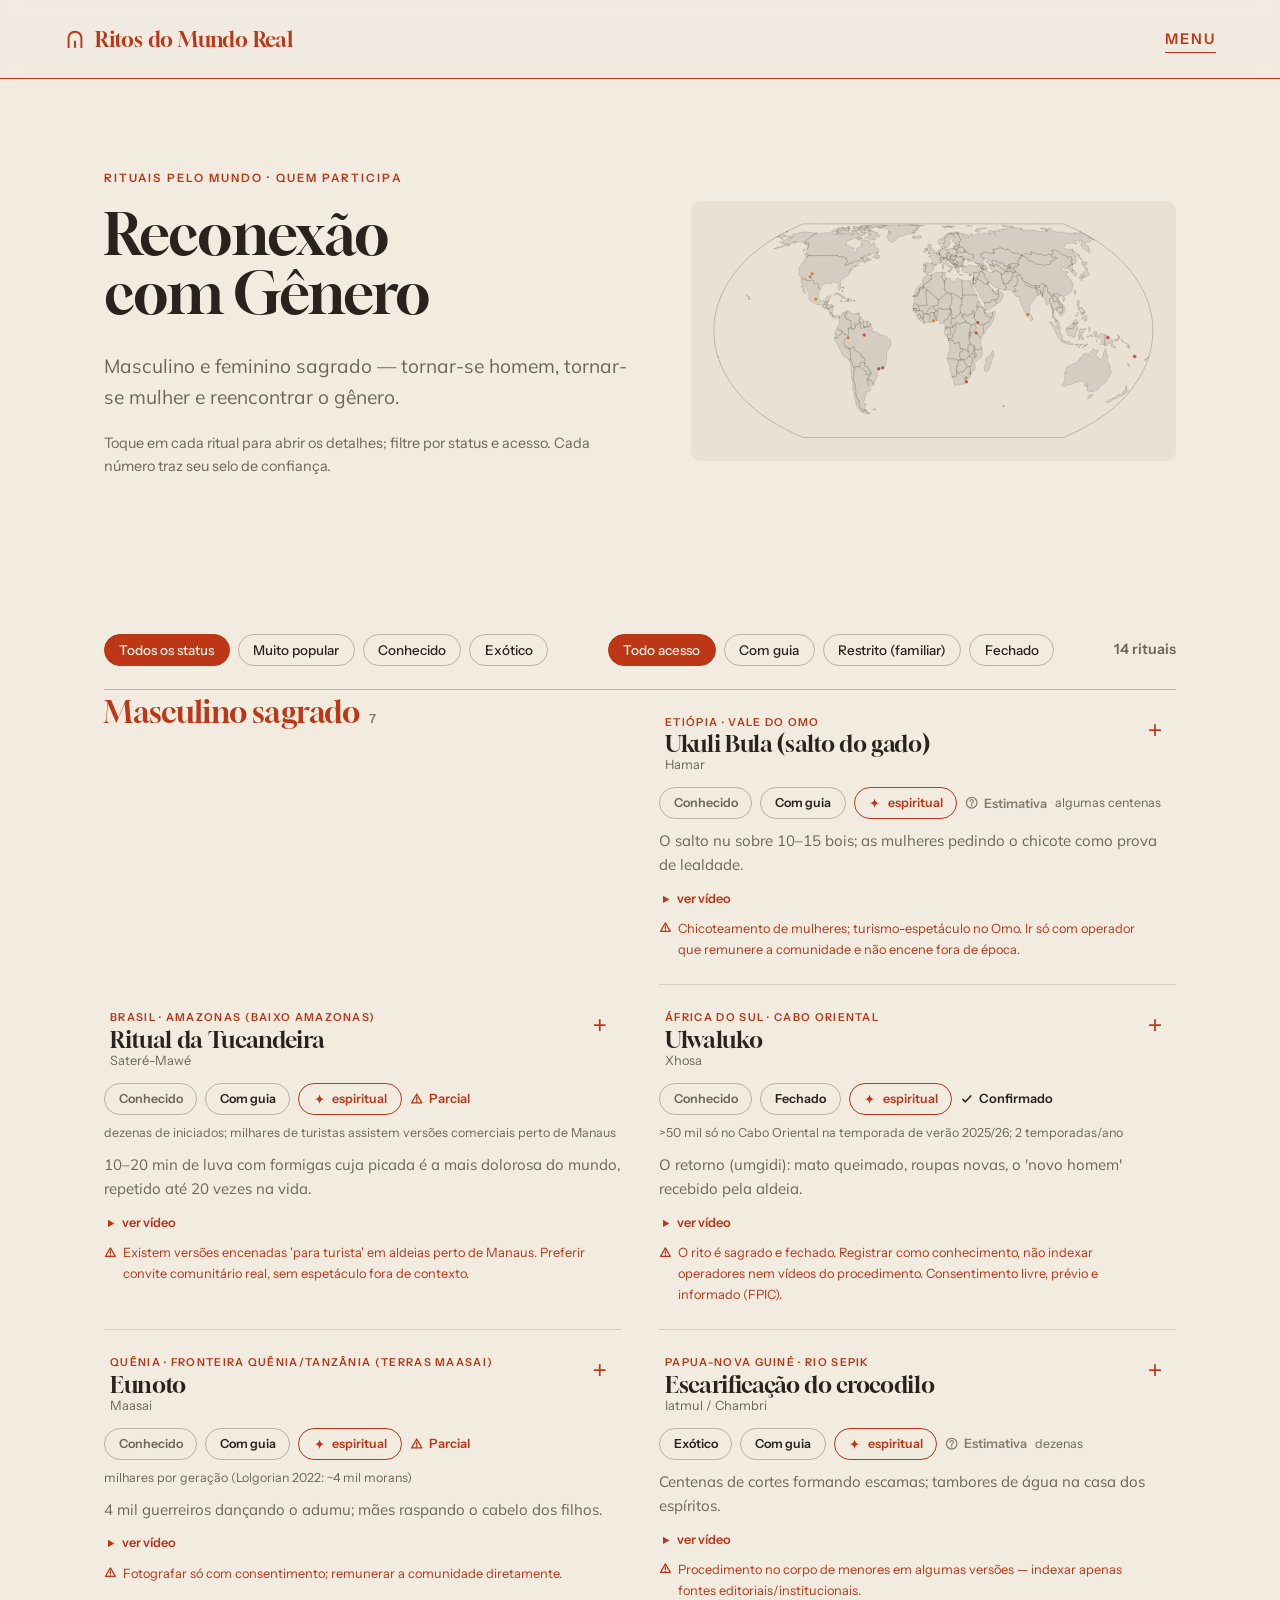
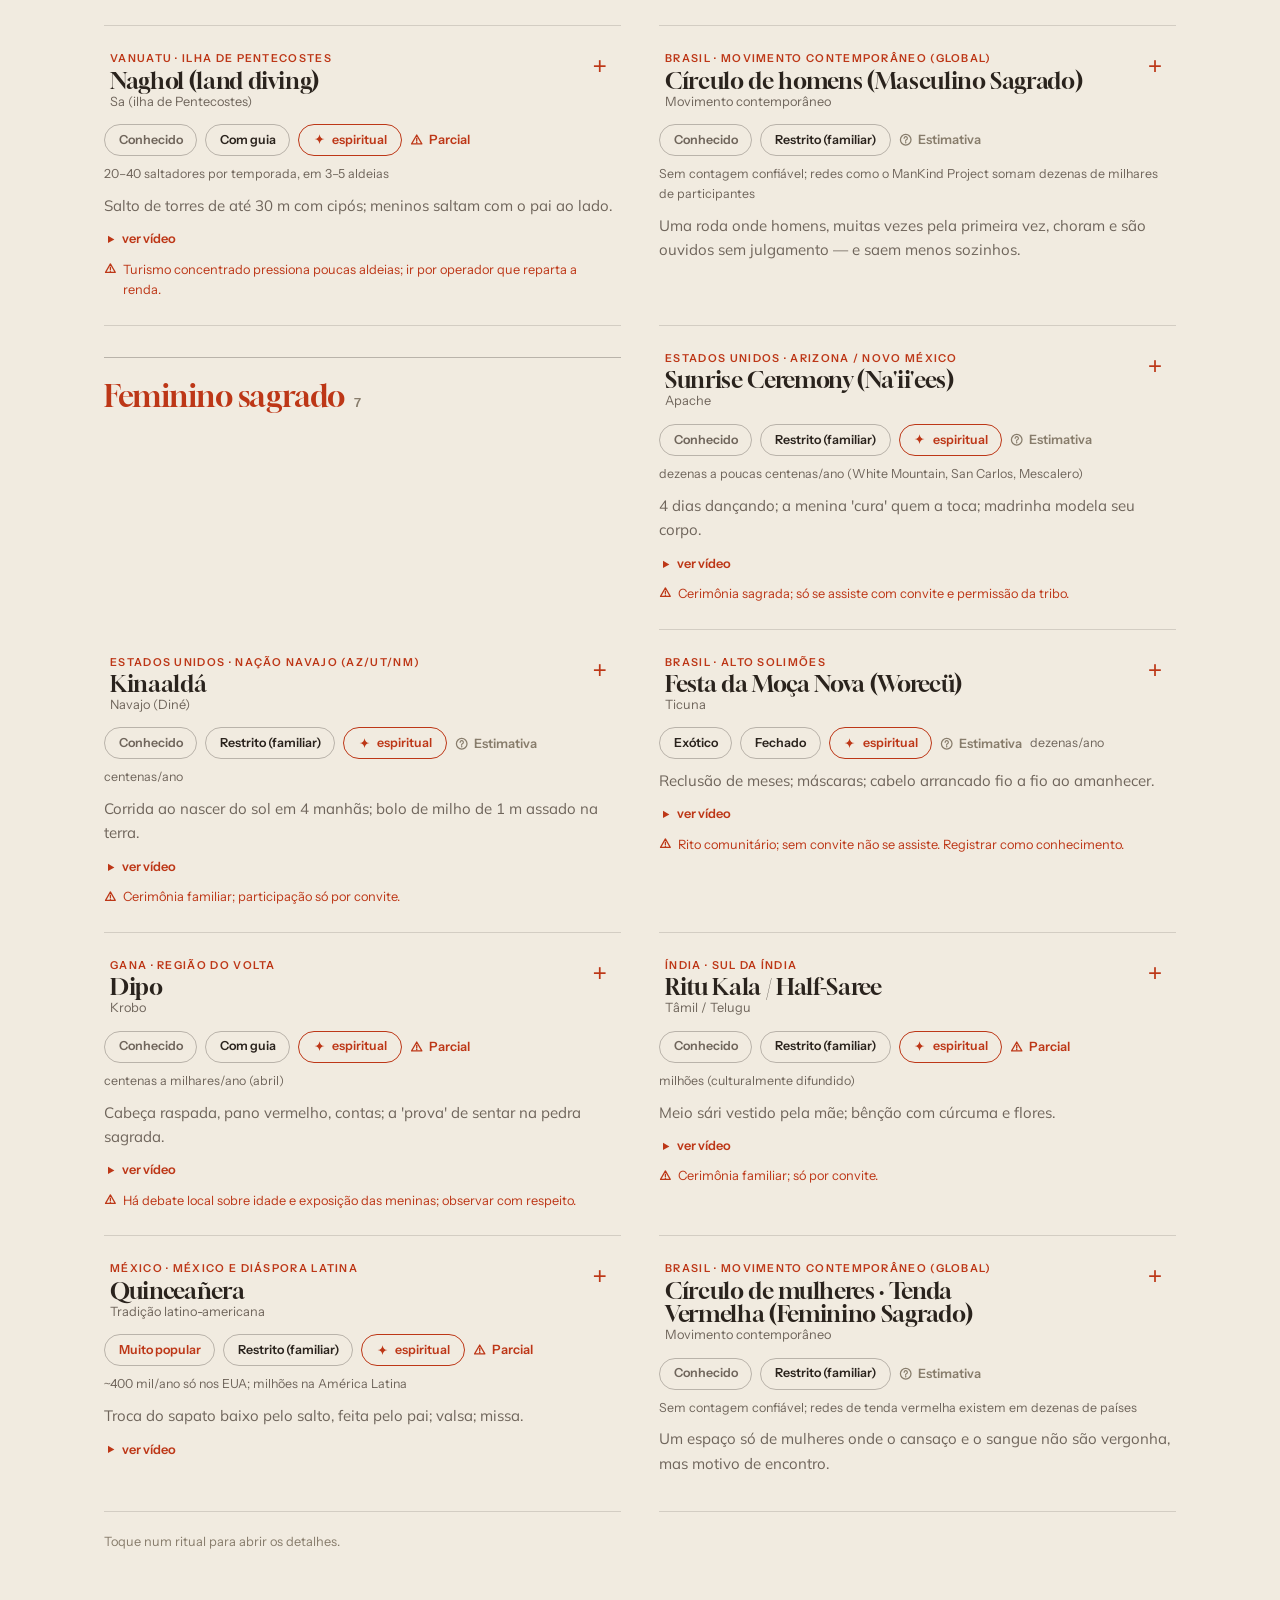
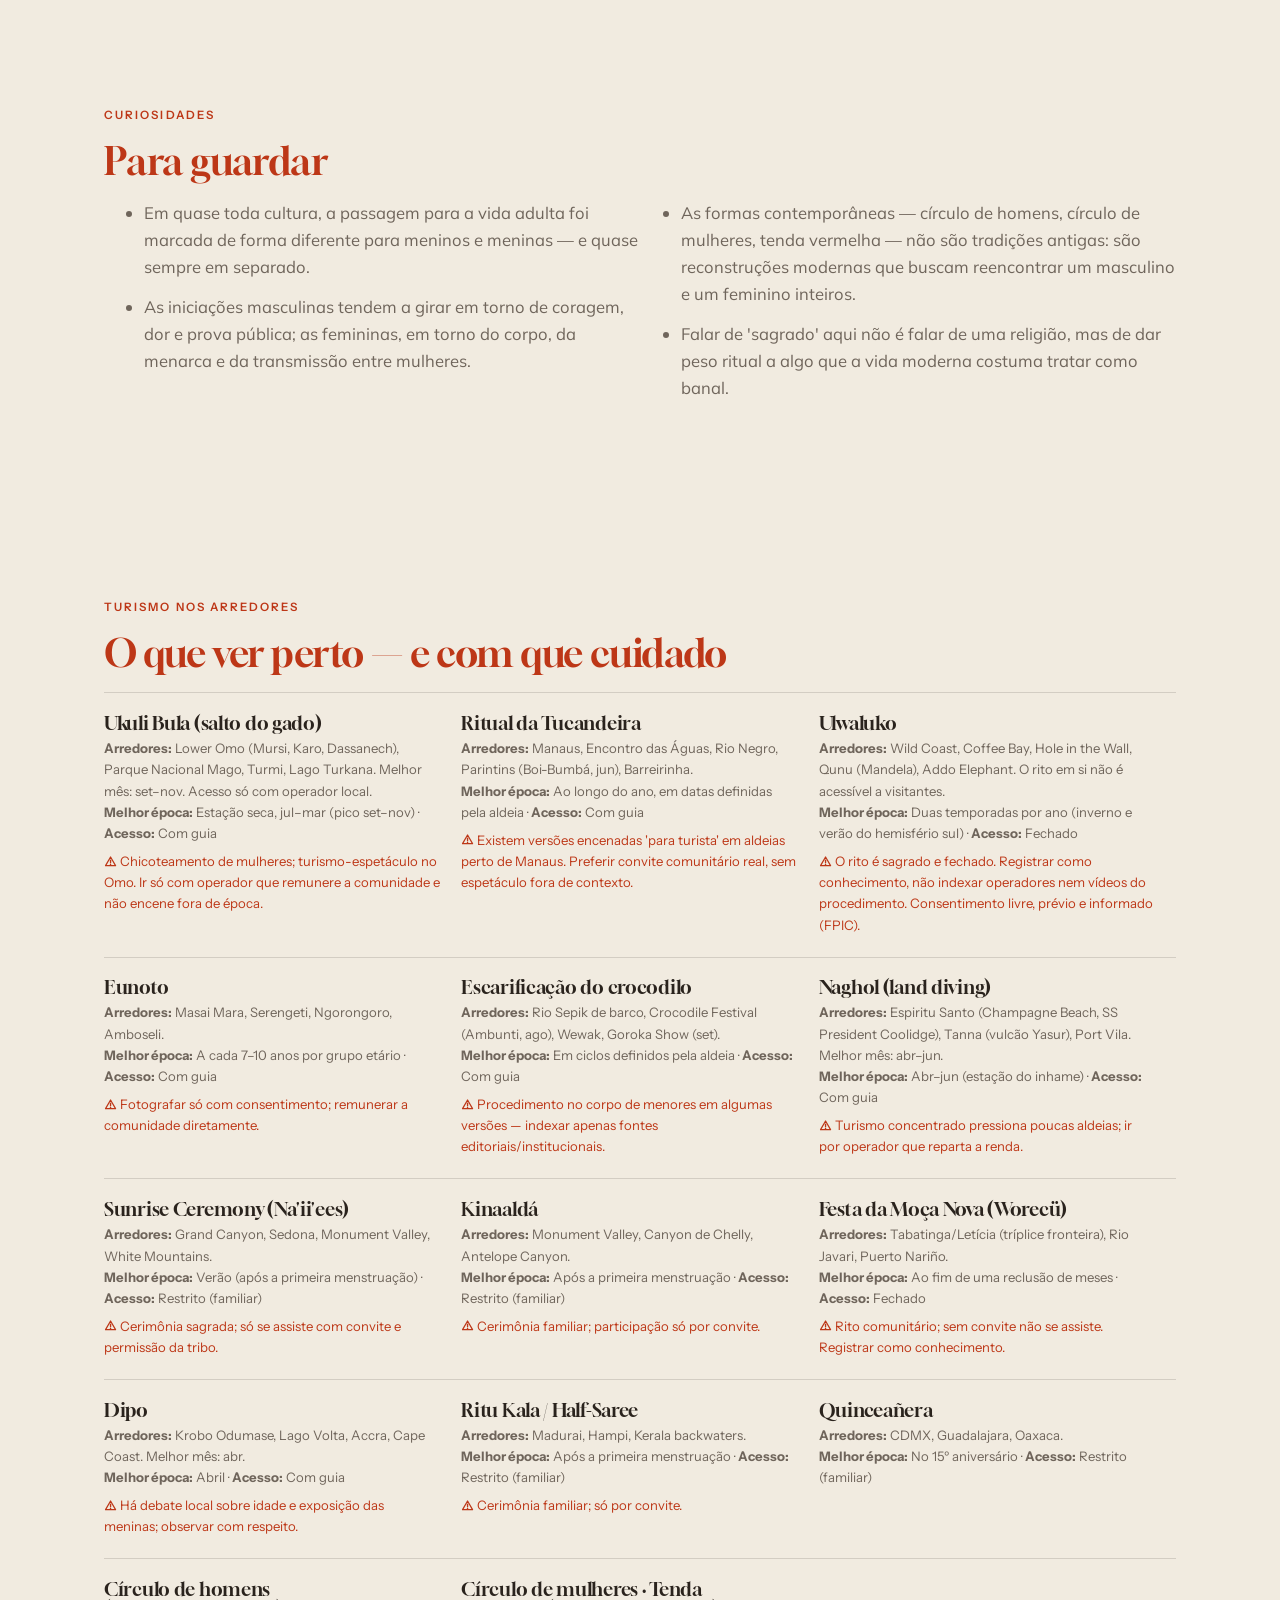
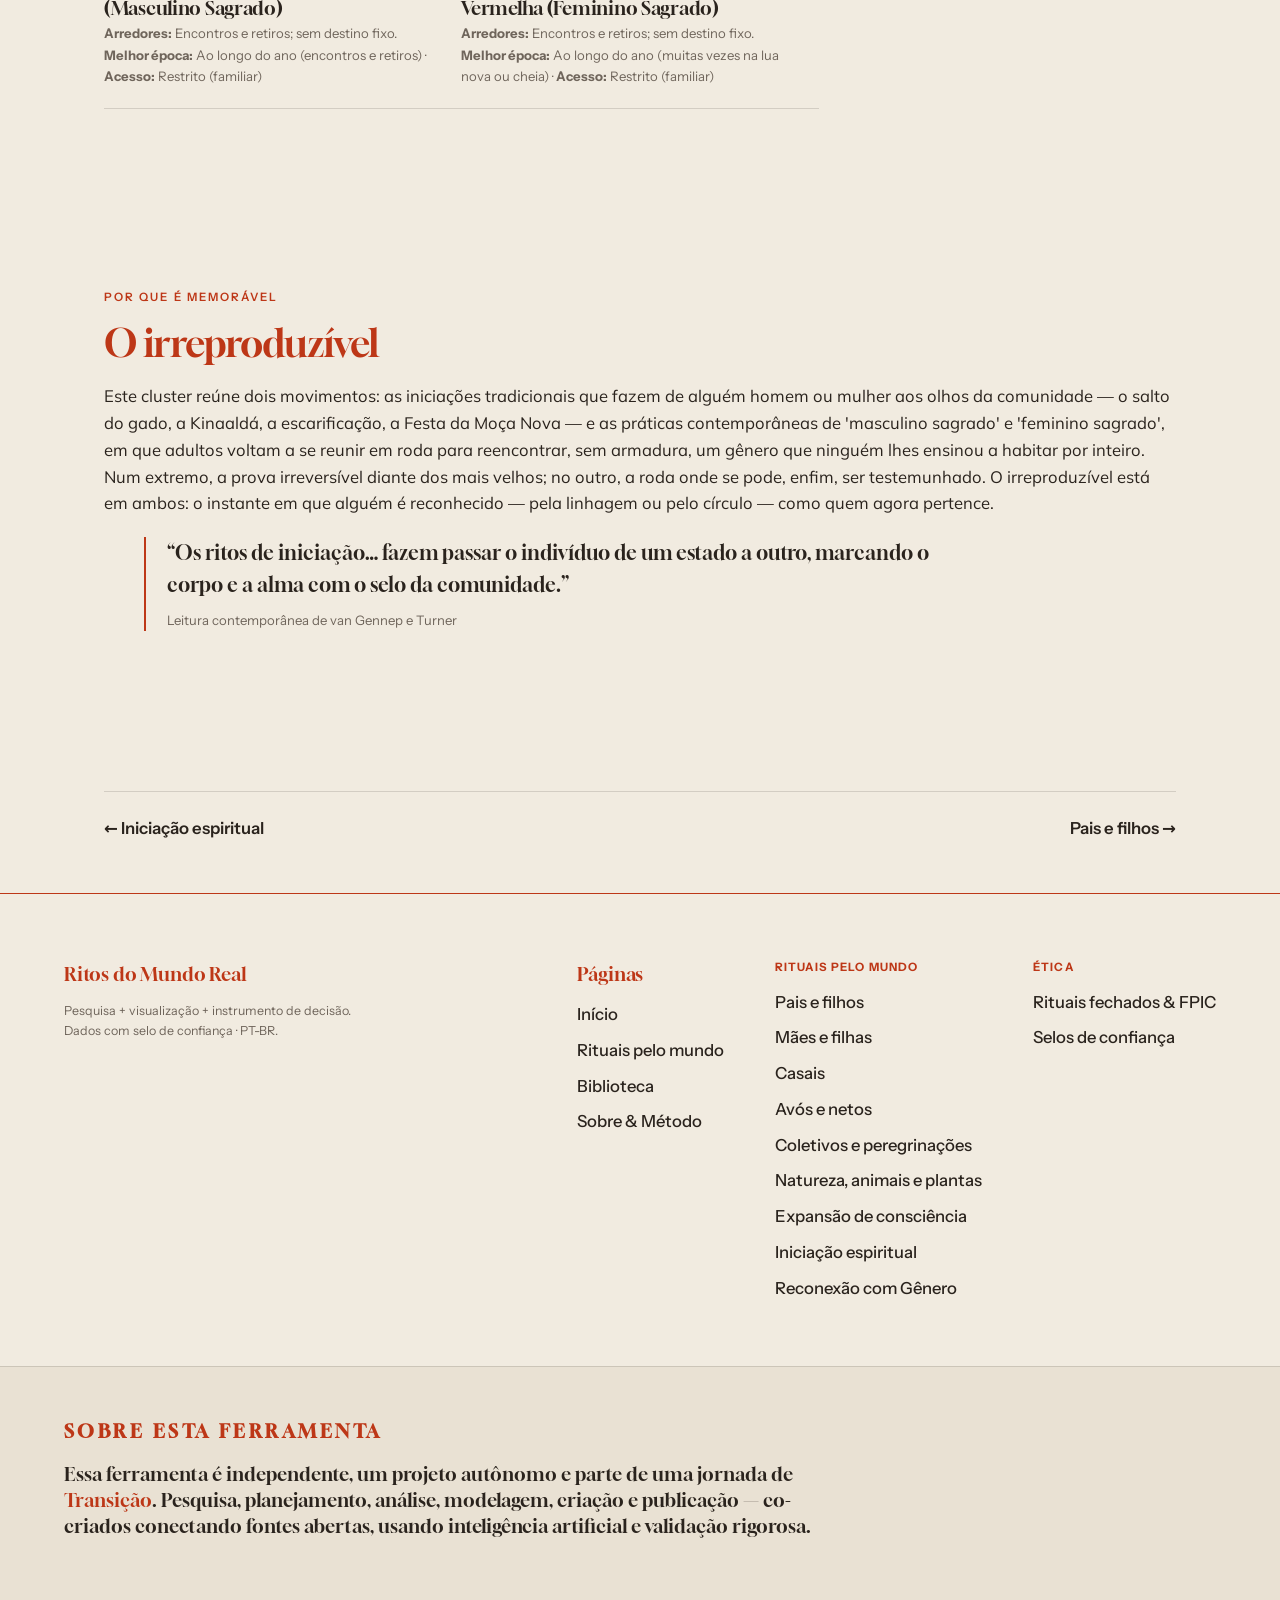
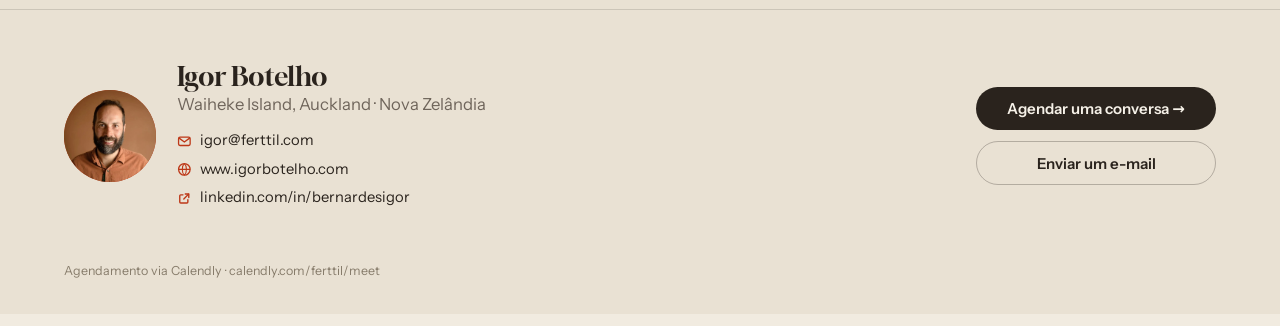
<file: clusters/reconexao-com-genero/index.html>
<!DOCTYPE html>
<html lang="pt-BR">
<head>
  <meta charset="UTF-8">
  <meta name="viewport" content="width=device-width, initial-scale=1">
  <title>Reconexão com Gênero — Ritos do Mundo Real</title>
  <meta name="description" content="Masculino e feminino sagrado — iniciações que fazem homem ou mulher e as rodas contemporâneas que reencontram o gênero.">
  <link rel="canonical" href="https://ritos.exemplo/clusters/reconexao-com-genero/">
  <meta property="og:type" content="website">
  <meta property="og:title" content="Reconexão com Gênero — Ritos do Mundo Real">
  <meta property="og:description" content="Masculino e feminino sagrado — iniciações que fazem homem ou mulher e as rodas contemporâneas que reencontram o gênero.">
  <meta property="og:image" content="https://ritos.exemplo/og.jpg">
  <meta name="twitter:card" content="summary_large_image">
  <link rel="icon" href="../../favicon.svg" type="image/svg+xml">
  <link rel="preconnect" href="https://images.unsplash.com" crossorigin>
  <link rel="preload" href="../../assets/fonts/gloock-latin.woff2" as="font" type="font/woff2" crossorigin>
  <link rel="preload" href="../../assets/fonts/mulish-latin.woff2" as="font" type="font/woff2" crossorigin>
  <link rel="stylesheet" href="../../assets/css/site.css">
</head>
<body data-page="cluster" data-slug="reconexao-com-genero">
  <a class="skip-link" href="#conteudo">Pular para o conteúdo</a>
  <div class="frame">
    <div class="sheet">

      <header class="site-head">
        <a class="brand" href="../../"><span class="mark" aria-hidden="true"><svg viewBox="0 0 24 24"><path d="M5 21V11a7 7 0 0 1 14 0v10" fill="none" stroke="currentColor" stroke-width="2.1" stroke-linecap="round"/><path d="M12 21v-6.4" fill="none" stroke="currentColor" stroke-width="2.1" stroke-linecap="round"/></svg></span>Ritos do Mundo Real</a>
        <div class="head-actions">
          <a class="btn btn--lime" href="https://calendly.com/ferttil/meet" target="_blank" rel="noopener">Agendar conversa</a>
          <button class="menu-btn" id="menu-toggle" aria-expanded="false" aria-controls="menu-overlay">
            <span class="bars" aria-hidden="true"><i></i><i></i><i></i></span> Menu
          </button>
        </div>
      </header>

      <div class="menu-overlay" id="menu-overlay" role="dialog" aria-modal="true" aria-label="Menu de navegação">
        <div class="menu-top">
          <a class="brand" href="../../"><span class="mark" aria-hidden="true"><svg viewBox="0 0 24 24"><path d="M5 21V11a7 7 0 0 1 14 0v10" fill="none" stroke="currentColor" stroke-width="2.1" stroke-linecap="round"/><path d="M12 21v-6.4" fill="none" stroke="currentColor" stroke-width="2.1" stroke-linecap="round"/></svg></span>Ritos do Mundo Real</a>
          <button class="menu-close" id="menu-close" aria-label="Fechar menu"><svg class="ic" viewBox="0 0 16 16" aria-hidden="true"><path d="M4 4l8 8M12 4l-8 8" fill="none" stroke="currentColor" stroke-width="1.7" stroke-linecap="round"/></svg></button>
        </div>
        <div class="menu-body">
          <nav class="megamenu" aria-label="Páginas e subpáginas">
            <a class="mm-page" href="../../">Início</a>
            <div class="mm-block">
              <a class="mm-page" href="../../clusters/">Rituais pelo mundo</a>
              <div class="mm-subs"><a href="../../clusters/pais-e-filhos/">Pais e filhos</a><a href="../../clusters/maes-e-filhas/">Mães e filhas</a><a href="../../clusters/casais/">Casais</a><a href="../../clusters/avos-e-netos/">Avós e netos</a><a href="../../clusters/coletivos-e-peregrinacoes/">Coletivos e peregrinações</a><a href="../../clusters/natureza-animais-e-plantas/">Natureza, animais e plantas</a><a href="../../clusters/expansao-de-consciencia/">Expansão de consciência</a><a href="../../clusters/iniciacao-espiritual/">Iniciação espiritual</a><a href="../../clusters/reconexao-com-genero/">Reconexão com Gênero</a></div>
            </div>
            <a class="mm-page" href="../../biblioteca/">Biblioteca</a>
            <a class="mm-page" href="../../sobre/">Sobre &amp; Método</a>
          </nav>
          <aside class="mm-aside">
            <p class="eyebrow">Comece por aqui</p>
            <p style="color:var(--muted)">Filtre rituais por quem participa, pelo sentimento que tratam e pelo que muda para quem passa — no instrumento de decisão.</p>
            <a class="btn btn--lime" href="../../#instrumento">Instrumento de decisão</a>
            <a class="btn btn--soft" href="https://calendly.com/ferttil/meet" target="_blank" rel="noopener">Agendar uma conversa</a>
          </aside>
        </div>
      </div>

      <main id="conteudo">
        <section class="section wrap">
          <div class="cluster-head">
            <div>
              <p class="eyebrow"><a href="../" style="color:var(--coral);text-decoration:none">Rituais pelo mundo</a> · quem participa</p>
              <h1 data-cluster-nome style="font-size:clamp(2rem,4.6vw,3.6rem)"></h1>
              <p class="lede" id="cluster-frase"></p>
              <p style="color:var(--muted);font-family:var(--font-ui);font-size:.9rem">Toque em cada ritual para abrir os detalhes; filtre por status e acesso. Cada número traz seu selo de confiança.</p>
            </div>
            <div class="minimap"><div id="cluster-map" aria-label="Mini-mapa com os rituais deste cluster"></div></div>
          </div>
          <p id="data-error" role="alert" hidden style="color:var(--coral)"></p>
        </section>

        <section class="section--tight wrap" aria-label="Rituais do cluster">
          <div class="rito-toolbar">
            <div class="lib-filters" id="rt-status"></div>
            <div class="lib-filters" id="rt-acesso"></div>
            <span class="lib-count" id="rt-count"></span>
          </div>
          <div class="rito-list" id="ritos-list"></div>
          <p class="rito-hint">Toque num ritual para abrir os detalhes.</p>
        </section>

        <section class="section wrap prose" aria-labelledby="curio-h">
          <p class="eyebrow">Curiosidades</p>
          <h2 id="curio-h" class="h-sec">Para guardar</h2>
          <ul class="curio" id="curiosidades"></ul>
        </section>

        <section class="section wrap prose" aria-labelledby="entorno-h">
          <p class="eyebrow">Turismo nos arredores</p>
          <h2 id="entorno-h" class="h-sec">O que ver perto — e com que cuidado</h2>
          <div class="entorno" id="entorno"></div>
        </section>

        <section class="section wrap prose" aria-labelledby="mem-h">
          <p class="eyebrow">Por que é memorável</p>
          <h2 id="mem-h" class="h-sec">O irreproduzível</h2>
          <div id="memoravel"></div>
        </section>

        <section class="section--tight wrap">
          <nav class="cluster-nav" id="cluster-nav" aria-label="Outros clusters"></nav>
        </section>
      </main>

      <footer class="site-foot">
        <div class="col"><b>Ritos do Mundo Real</b><small>Pesquisa + visualização + instrumento de decisão.<br>Dados com selo de confiança · PT-BR.</small></div>
        <div class="cols">
          <div class="col"><b>Páginas</b><a href="../../">Início</a><a href="../../clusters/">Rituais pelo mundo</a><a href="../../biblioteca/">Biblioteca</a><a href="../../sobre/">Sobre &amp; Método</a></div>
          <div class="col"><b>Rituais pelo mundo</b><a href="../../clusters/pais-e-filhos/">Pais e filhos</a><a href="../../clusters/maes-e-filhas/">Mães e filhas</a><a href="../../clusters/casais/">Casais</a><a href="../../clusters/avos-e-netos/">Avós e netos</a><a href="../../clusters/coletivos-e-peregrinacoes/">Coletivos e peregrinações</a><a href="../../clusters/natureza-animais-e-plantas/">Natureza, animais e plantas</a><a href="../../clusters/expansao-de-consciencia/">Expansão de consciência</a><a href="../../clusters/iniciacao-espiritual/">Iniciação espiritual</a><a href="../../clusters/reconexao-com-genero/">Reconexão com Gênero</a></div>
          <div class="col"><b>Ética</b><a href="../../sobre/#etica">Rituais fechados &amp; FPIC</a><a href="../../sobre/#selos">Selos de confiança</a></div>
        </div>
      </footer>

      <section class="author" aria-label="Sobre esta ferramenta">
        <div class="author__band">
          <p class="eyebrow">Sobre esta ferramenta</p>
          <p>Essa ferramenta é independente, um projeto autônomo e parte de uma jornada de <strong>Transição</strong>. Pesquisa, planejamento, análise, modelagem, criação e publicação — co-criados conectando fontes abertas, usando inteligência artificial e validação rigorosa.</p>
        </div>
        <div class="author__card">
          <div class="author__who">
            <div class="author__photo" data-mono="IB"><img id="author-photo" src="../../assets/img/igor-botelho.jpg" alt="Igor Botelho" loading="lazy"></div>
            <div>
              <h3 class="author__name">Igor Botelho</h3>
              <p class="author__loc">Waiheke Island, Auckland · Nova Zelândia</p>
              <div class="author__links">
                <a href="mailto:igor@ferttil.com"><svg class="ic" viewBox="0 0 16 16" aria-hidden="true"><rect x="1.7" y="3.5" width="12.6" height="9" rx="1.6" fill="none" stroke="currentColor" stroke-width="1.4"/><path d="M2.3 4.5 8 8.7l5.7-4.2" fill="none" stroke="currentColor" stroke-width="1.4" stroke-linecap="round"/></svg> igor@ferttil.com</a>
                <a href="https://www.igorbotelho.com" target="_blank" rel="noopener"><svg class="ic" viewBox="0 0 16 16" aria-hidden="true"><circle cx="8" cy="8" r="6.3" fill="none" stroke="currentColor" stroke-width="1.4"/><path d="M1.8 8h12.4M8 1.7c3 2.4 3 10.2 0 12.6M8 1.7c-3 2.4-3 10.2 0 12.6" fill="none" stroke="currentColor" stroke-width="1.15"/></svg> www.igorbotelho.com</a>
                <a href="https://linkedin.com/in/bernardesigor" target="_blank" rel="noopener"><svg class="ic" viewBox="0 0 16 16" aria-hidden="true"><path d="M9 3.2h3.8V7" fill="none" stroke="currentColor" stroke-width="1.5" stroke-linecap="round" stroke-linejoin="round"/><path d="M12.6 3.4 7.4 8.6" fill="none" stroke="currentColor" stroke-width="1.5" stroke-linecap="round"/><path d="M11.8 9.5V12a1 1 0 0 1-1 1H4a1 1 0 0 1-1-1V5.2a1 1 0 0 1 1-1h2.5" fill="none" stroke="currentColor" stroke-width="1.5" stroke-linecap="round"/></svg> linkedin.com/in/bernardesigor</a>
              </div>
            </div>
          </div>
          <div class="author__cta">
            <a class="btn btn--forest" href="https://calendly.com/ferttil/meet" target="_blank" rel="noopener">Agendar uma conversa →</a>
            <a class="btn btn--soft" href="mailto:igor@ferttil.com">Enviar um e-mail</a>
          </div>
        </div>
        <p class="author__note">Agendamento via Calendly · calendly.com/ferttil/meet</p>
      </section>

    </div>
  </div>
  <script src="../../assets/js/app.js"></script>
</body>
</html>
</file>
<file: assets/css/site.css>
/* =========================================================================
   Ritos do Mundo Real — design system v3 (editorial minimal)
   Coral sobre creme quente · áreas minimalistas · fotos sem moldura
   Tipografia (mantida): Gloock (títulos) · Instrument Sans (UI) · Mulish (corpo)
   ========================================================================= */

/* ---------- Fontes self-hosted (OFL) ---------- */
@font-face{font-family:"Gloock";font-style:normal;font-weight:400;font-display:swap;
  src:url("../fonts/gloock-latin.woff2") format("woff2");
  unicode-range:U+0000-00FF,U+0131,U+0152-0153,U+02BB-02BC,U+02C6,U+02DA,U+02DC,U+2000-206F,U+2074,U+20AC,U+2122,U+2191,U+2193,U+2212,U+2215,U+FEFF,U+FFFD;}
@font-face{font-family:"Gloock";font-style:normal;font-weight:400;font-display:swap;
  src:url("../fonts/gloock-latin-ext.woff2") format("woff2");
  unicode-range:U+0100-02AF,U+0304,U+0308,U+0329,U+1E00-1E9F,U+1EF2-1EFF,U+2020,U+20A0-20AB,U+20AD-20C0,U+2113,U+2C60-2C7F,U+A720-A7FF;}
@font-face{font-family:"Instrument Sans";font-style:normal;font-weight:400 700;font-display:swap;
  src:url("../fonts/instrumentsans-latin.woff2") format("woff2");
  unicode-range:U+0000-00FF,U+0131,U+0152-0153,U+02BB-02BC,U+02C6,U+02DA,U+02DC,U+0304,U+0308,U+0329,U+2000-206F,U+20AC,U+2122,U+2191,U+2193,U+2212,U+2215,U+FEFF,U+FFFD;}
@font-face{font-family:"Instrument Sans";font-style:normal;font-weight:400 700;font-display:swap;
  src:url("../fonts/instrumentsans-latin-ext.woff2") format("woff2");
  unicode-range:U+0100-02BA,U+02BD-02C5,U+02C7-02CC,U+02CE-02D7,U+02DD-02FF,U+0304,U+0308,U+0329,U+1D00-1DBF,U+1E00-1E9F,U+1EF2-1EFF,U+2020,U+20A0-20AB,U+20AD-20C0,U+2113,U+2C60-2C7F,U+A720-A7FF;}
@font-face{font-family:"Mulish";font-style:normal;font-weight:300 700;font-display:swap;
  src:url("../fonts/mulish-latin.woff2") format("woff2");
  unicode-range:U+0000-00FF,U+0131,U+0152-0153,U+02BB-02BC,U+02C6,U+02DA,U+02DC,U+2000-206F,U+2074,U+20AC,U+2122,U+2191,U+2193,U+2212,U+2215,U+FEFF,U+FFFD;}
@font-face{font-family:"Mulish";font-style:normal;font-weight:300 700;font-display:swap;
  src:url("../fonts/mulish-latin-ext.woff2") format("woff2");
  unicode-range:U+0100-02AF,U+0304,U+0308,U+0329,U+1E00-1E9F,U+1EF2-1EFF,U+2020,U+20A0-20AB,U+20AD-20C0,U+2113,U+2C60-2C7F,U+A720-A7FF;}

/* ---------- Tokens ---------- */
:root{
  --paper:#f1ebe0;        /* creme quente (fundo) */
  --cream:#f6f1e8;        /* painel claro */
  --sand:#e9e1d3;         /* painel quente mais fundo */
  --sand-2:#e3dac9;
  --coral:#bd3717;        /* acento único */
  --coral-2:#a52f12;      /* hover */
  --ink:#2a231d;          /* texto quase-preto quente */
  --muted:#6f655b;        /* secundário */
  --faint:#877c6b;        /* terciário */
  --line:rgba(42,35,29,.15);
  --line-2:rgba(42,35,29,.28);

  /* selos (mínimos): confirmado forte, parcial coral, estimativa fraco */
  --seal-conf:#2a231d; --seal-parcial:#bd3717; --seal-est:#877c6b;

  --map-sea:transparent; --map-land:rgba(42,35,29,.10); --map-line:rgba(42,35,29,.45);

  --r:10px; --r-sm:8px; --r-pill:999px;
  --font-display:"Gloock",Georgia,"Times New Roman",serif;
  --font-ui:"Instrument Sans",system-ui,-apple-system,"Segoe UI",sans-serif;
  --font-body:"Mulish",system-ui,-apple-system,"Segoe UI",sans-serif;
  --wrap:1200px;
  --ease:cubic-bezier(.2,.7,.2,1);
  --ease-out:cubic-bezier(.16,1,.3,1);
}

/* ---------- Base ---------- */
*,*::before,*::after{box-sizing:border-box}
html{-webkit-text-size-adjust:100%;scroll-behavior:smooth}
html,body{overflow-x:clip;max-width:100%}
body{margin:0;background:var(--paper);color:var(--ink);
  font-family:var(--font-body);font-weight:400;font-size:1.04rem;line-height:1.62;
  -webkit-font-smoothing:antialiased;text-rendering:optimizeLegibility}
img,svg{max-width:100%;display:block}
a{color:inherit}
h1,h2,h3,h4{margin:0 0 .5em;font-family:var(--font-display);font-weight:400;line-height:1.02;letter-spacing:-.015em;text-wrap:balance}
p{margin:0 0 1em}
strong{font-weight:700}
[hidden]{display:none!important}
::selection{background:var(--coral);color:var(--cream)}
.sr-only{position:absolute!important;width:1px;height:1px;padding:0;margin:-1px;overflow:hidden;clip:rect(0,0,0,0);white-space:nowrap;border:0}
.skip-link{position:absolute;left:-999px;top:.5rem;z-index:60;background:var(--coral);color:var(--cream);padding:.5rem .9rem;border-radius:var(--r-pill);font-family:var(--font-ui);font-weight:700;text-decoration:none}
.skip-link:focus{left:.5rem}

.frame{padding:0}
.sheet{background:var(--paper);overflow:clip}
.wrap{max-width:var(--wrap);margin-inline:auto;padding-inline:clamp(20px,5vw,64px)}
.section{padding-block:clamp(44px,7vw,104px)}
.section--tight{padding-block:clamp(28px,4vw,56px)}
.eyebrow{font-family:var(--font-ui);font-weight:600;text-transform:uppercase;letter-spacing:.18em;font-size:.72rem;color:var(--coral);margin:0 0 1.1rem}
.lede{font-size:clamp(1.06rem,1.5vw,1.28rem);color:var(--muted);max-width:64ch;line-height:1.6}
.h-sec{font-size:clamp(2rem,4.6vw,3.6rem);color:var(--coral)}

/* ---------- Cabeçalho minimalista ---------- */
.site-head{position:sticky;top:0;z-index:40;display:flex;align-items:center;justify-content:space-between;gap:1rem;
  padding:clamp(16px,2.4vw,22px) clamp(20px,5vw,64px);
  background:color-mix(in srgb,var(--paper) 86%,transparent);backdrop-filter:blur(8px);
  border-bottom:1px solid var(--coral)}
.brand{display:inline-flex;align-items:center;gap:.55rem;text-decoration:none;font-family:var(--font-display);font-size:1.32rem;color:var(--coral);letter-spacing:-.01em}
.brand .mark{width:22px;height:22px;flex:none;color:var(--coral)}
.brand .mark svg{width:22px;height:22px}
.head-actions{display:flex;align-items:center;gap:1.4rem}
.head-actions .btn{display:none}                     /* header minimal: só link MENU */
.menu-btn{background:none;border:0;padding:.2rem 0;cursor:pointer;color:var(--coral);
  font-family:var(--font-ui);font-weight:600;font-size:.92rem;text-transform:uppercase;letter-spacing:.14em;
  display:inline-flex;align-items:center;gap:.5rem}
.menu-btn .bars{display:none}
.menu-btn::after{content:"";position:absolute}
.menu-btn u,.menu-btn span.lbl{text-decoration:none}
.menu-btn{position:relative}
.menu-btn::before{content:"";position:absolute;left:0;right:0;bottom:-2px;height:1px;background:var(--coral);transform:scaleX(1);transform-origin:left;transition:transform .3s var(--ease)}
.menu-btn:hover::before{transform:scaleX(0);transform-origin:right}

/* ---------- Menu overlay (claro, chic) ---------- */
.menu-overlay{position:fixed;inset:0;z-index:80;display:grid;grid-template-rows:auto 1fr;
  background:var(--paper);color:var(--ink);
  opacity:0;visibility:hidden;transition:opacity .4s var(--ease-out),visibility .4s}
.menu-overlay.open{opacity:1;visibility:visible}
.menu-top{display:flex;align-items:center;justify-content:space-between;padding:clamp(16px,2.4vw,22px) clamp(20px,5vw,64px);border-bottom:1px solid var(--coral)}
.menu-close{height:42px;width:42px;border-radius:50%;border:1px solid var(--line-2);background:transparent;color:var(--ink);cursor:pointer;display:grid;place-items:center;transition:background .2s,color .2s}
.menu-close:hover{background:var(--coral);color:var(--cream);border-color:var(--coral)}
.menu-body{overflow:auto;padding:clamp(24px,5vw,64px);display:grid;grid-template-columns:1.5fr .8fr;gap:clamp(30px,6vw,80px);align-content:start}
.megamenu{display:flex;flex-direction:column}
.mm-page{font-family:var(--font-display);font-size:clamp(2rem,5.4vw,4rem);color:var(--ink);text-decoration:none;
  padding:.16em 0;display:inline-flex;align-items:baseline;gap:.5rem;border-bottom:1px solid var(--line);
  transition:color .25s var(--ease),padding-left .3s var(--ease-out)}
.mm-page:hover{color:var(--coral);padding-left:.2em}
.mm-block{border-bottom:1px solid var(--line)}
.mm-block .mm-page{border-bottom:0}
.mm-subs{display:grid;grid-template-columns:1fr 1fr;gap:.1rem 1rem;padding:.3rem 0 1.3rem .2rem}
.mm-subs a{color:var(--muted);text-decoration:none;font-family:var(--font-ui);font-weight:500;font-size:1rem;padding:.5rem .1rem;transition:color .2s}
.mm-subs a:hover{color:var(--coral)}
.mm-aside{align-self:start;display:flex;flex-direction:column;gap:.9rem}
.mm-aside .btn{justify-content:center}

/* ---------- Botões / pílulas ---------- */
.btn{display:inline-flex;align-items:center;gap:.5rem;font-family:var(--font-ui);font-weight:600;font-size:.94rem;
  border-radius:var(--r-pill);padding:.82rem 1.5rem;border:1px solid transparent;cursor:pointer;text-decoration:none;line-height:1;
  transition:background .25s var(--ease),color .25s var(--ease),border-color .25s,transform .25s var(--ease)}
.btn:hover{transform:translateY(-1px)}
.btn--lime{background:var(--coral);color:var(--cream)}       /* primário */
.btn--lime:hover{background:var(--coral-2)}
.btn--velvet{background:transparent;color:var(--coral);border-color:var(--coral)}  /* outline coral */
.btn--velvet:hover{background:var(--coral);color:var(--cream)}
.btn--forest{background:var(--ink);color:var(--cream)}
.btn--forest:hover{background:#000}
.btn--soft{background:transparent;color:var(--ink);border-color:var(--line-2)}
.btn--soft:hover{border-color:var(--ink)}
.btn--ghost{background:transparent;border-color:currentColor}

.pill{display:inline-flex;align-items:center;gap:.4rem;height:32px;padding:0 .85rem;border-radius:var(--r-pill);
  font-family:var(--font-ui);font-weight:600;font-size:.78rem;background:transparent;border:1px solid var(--line-2);color:var(--ink);white-space:nowrap;line-height:1}
.pill .ic{width:1.05em;height:1.05em}
.pill--moss{border-color:var(--line-2);color:var(--ink)}
.pill--velvet{border-color:var(--coral);color:var(--coral)}
.pill--lime{background:var(--coral);border-color:var(--coral);color:var(--cream)}
.status-mp{--c:var(--coral)}.status-c{--c:var(--muted)}.status-e{--c:var(--ink)}
.badge-status{background:transparent;border-color:var(--line-2);color:var(--c)}
.seal{display:inline-flex;align-items:center;gap:.35rem;font-family:var(--font-ui);font-weight:600;font-size:.8rem;line-height:1.2}
.seal .ic{width:1.05em;height:1.05em}
.seal--conf{color:var(--seal-conf)}.seal--parcial{color:var(--seal-parcial)}.seal--estimativa{color:var(--seal-est)}

/* ---------- Foto sem moldura ---------- */
.pframe{position:relative;border-radius:var(--r);overflow:hidden;background:var(--sand)}
.pframe img{width:100%;height:100%;object-fit:cover;display:block;transition:transform 1s var(--ease-out),filter .6s}
.pframe--duo::before{content:"";position:absolute;inset:0;z-index:1;pointer-events:none;
  background:linear-gradient(180deg,transparent 45%,rgba(30,22,16,.55) 100%)}
.notch{display:none!important}                         /* sem entalhes */
.kb img{animation:none}                                /* sem ken-burns; minimal */

/* ---------- HERO ---------- */
.hero{display:grid;grid-template-columns:1fr 1.06fr;gap:clamp(24px,4vw,60px);align-items:center;
  padding:clamp(40px,6vw,88px) clamp(20px,5vw,64px) clamp(24px,3vw,48px)}
.hero__title{font-size:clamp(2.7rem,6.8vw,6rem);line-height:.96;margin:.1rem 0 1.1rem;color:var(--coral)}
.hero__title em{font-style:normal;color:var(--ink)}
.hero__sub{font-family:var(--font-ui);font-weight:400;font-size:clamp(1.05rem,1.4vw,1.24rem);color:var(--muted);max-width:46ch;margin-bottom:1.6rem}
.hero__cta{display:flex;gap:.8rem;flex-wrap:wrap}
.hero__media{position:relative}
.hero__media .pframe{aspect-ratio:4/4.9;box-shadow:0 40px 80px -40px rgba(42,35,29,.55)}
.hero__media .pframe:hover img{transform:scale(1.045)}
@media(min-width:900px){
  .hero{padding-right:0}
  .hero__media{margin-right:calc(-1 * clamp(20px,5vw,64px))}
  .hero__media .pframe{border-top-right-radius:0;border-bottom-right-radius:0}
}
.hero__badge{position:absolute;top:18px;left:18px;z-index:2;height:34px;
  background:color-mix(in srgb,var(--coral) 90%,#000);border-color:transparent;color:#fff;
  letter-spacing:.015em;box-shadow:0 10px 26px rgba(42,35,29,.3);backdrop-filter:none}
.hero__credit{position:absolute;right:14px;bottom:12px;z-index:2;margin:0;
  font-family:var(--font-ui);font-weight:500;font-size:.72rem;letter-spacing:.01em;
  color:rgba(255,255,255,.92);text-shadow:0 1px 6px rgba(20,14,10,.75)}
.hero__float{margin-top:1rem}
.hero__float .k{font-family:var(--font-ui);font-weight:600;font-size:.68rem;text-transform:uppercase;letter-spacing:.14em;color:var(--faint);margin-bottom:.3rem}
.hero__float .v{display:flex;gap:.9rem;flex-wrap:wrap;font-family:var(--font-ui);font-size:.86rem}

/* ---------- Faixa de números ---------- */
.stats{display:grid;grid-template-columns:repeat(4,1fr);gap:0;border-top:1px solid var(--line)}
.stat{padding:clamp(20px,2.6vw,34px) clamp(10px,1.5vw,20px) clamp(20px,2.6vw,34px) 0;border-bottom:1px solid var(--line)}
.stat + .stat{border-left:1px solid var(--line);padding-left:clamp(16px,1.8vw,26px)}
.stat b{display:block;font-family:var(--font-display);font-size:clamp(2.2rem,4.6vw,3.6rem);line-height:1;color:var(--ink)}
.stat span{font-family:var(--font-ui);font-weight:500;font-size:.8rem;color:var(--muted);text-transform:uppercase;letter-spacing:.06em}
.stat--velvet b{color:var(--coral)}
.stats__note{grid-column:1/-1;padding-top:1rem}
.stats__note .pill{border-color:var(--line-2)}

/* ---------- Grade de clusters (galeria minimal) ---------- */
.cluster-grid{display:grid;grid-template-columns:repeat(3,1fr);gap:clamp(18px,2.4vw,32px)}
.ccard{display:flex;flex-direction:column;gap:.85rem;text-decoration:none;color:var(--ink);background:none;border:0}
.ccard .pframe{aspect-ratio:4/5}
.ccard:hover .pframe img{transform:scale(1.045)}
.ccard__label{display:none}
.ccard__body{display:flex;flex-direction:column;gap:.25rem;padding:0;background:none}
.ccard__k{font-family:var(--font-ui);font-weight:600;font-size:.68rem;letter-spacing:.14em;text-transform:uppercase;color:var(--coral)}
.ccard h3{font-size:clamp(1.4rem,2vw,1.9rem);margin:0;color:var(--ink);transition:color .25s var(--ease)}
.ccard:hover h3{color:var(--coral)}
.ccard p{color:var(--muted);font-size:.94rem;margin:0}
.ccard__ex{font-family:var(--font-ui);font-size:.8rem;color:var(--faint)}
.ccard__foot{display:flex;align-items:center;justify-content:space-between;gap:.6rem;margin-top:.3rem}
.ccard__more{font-family:var(--font-ui);font-weight:600;font-size:.82rem;color:var(--coral);display:inline-flex;gap:.35rem;transition:gap .25s var(--ease-out)}
.ccard:hover .ccard__more{gap:.7rem}

/* ---------- Carrossel ---------- */
.carousel{position:relative}
.carousel__head{display:flex;align-items:end;justify-content:space-between;gap:1rem;margin-bottom:1.6rem;flex-wrap:wrap}
.carousel__nav{display:flex;gap:.6rem}
.cbtn{height:46px;width:46px;border-radius:50%;border:1px solid var(--line-2);background:transparent;color:var(--ink);cursor:pointer;display:grid;place-items:center;transition:background .25s,color .25s,border-color .25s,transform .25s var(--ease)}
.cbtn:hover{background:var(--coral);color:var(--cream);border-color:var(--coral)}
.cbtn:disabled{opacity:.3;cursor:default;background:transparent;color:var(--ink);transform:none}
.carousel__track{display:grid;grid-auto-flow:column;grid-auto-columns:minmax(260px,300px);gap:clamp(16px,2vw,26px);overflow-x:auto;scroll-snap-type:x mandatory;scroll-behavior:smooth;padding-bottom:.4rem;scrollbar-width:none}
.carousel__track::-webkit-scrollbar{display:none}
.car-card{scroll-snap-align:start;display:flex;flex-direction:column;gap:.7rem;text-decoration:none;color:var(--ink);background:none;border:0}
.car-card .pframe{aspect-ratio:4/3.4}
.car-card:hover .pframe img{transform:scale(1.045)}
.car-card__play{position:absolute;left:12px;bottom:11px;z-index:2;display:grid;place-items:center;
  width:34px;height:34px;border-radius:50%;background:color-mix(in srgb,var(--coral) 92%,#000);color:#fff;
  box-shadow:0 6px 18px rgba(20,14,10,.4);transition:transform .35s var(--ease)}
.car-card__play .ic{width:15px;height:15px;margin-left:1px}
.car-card:hover .car-card__play{transform:scale(1.1)}
.car-card__body{display:flex;flex-direction:column;gap:.35rem;padding:0}
.car-card h4{font-family:var(--font-display);font-size:1.24rem;margin:0;color:var(--ink)}
.car-card .meta{font-family:var(--font-ui);font-size:.8rem;color:var(--muted)}
.car-card .tags{display:flex;flex-wrap:wrap;gap:.4rem}

/* ---------- Banner de imagem ---------- */
.banner{position:relative;border-radius:var(--r);overflow:hidden;min-height:clamp(280px,40vw,520px);display:flex;align-items:flex-end;background-color:var(--sand)}
.banner .parallax-layer{filter:saturate(.92)}
.banner::after{content:"";position:absolute;inset:0;z-index:1;pointer-events:none;background:linear-gradient(180deg,rgba(20,14,10,.05),rgba(20,14,10,.62))}
.banner__body{position:relative;z-index:2;padding:clamp(24px,4vw,56px);max-width:56ch;color:var(--cream)}
.banner__body .eyebrow{color:var(--cream);opacity:.85}
.banner__body h2{color:#fff;font-size:clamp(1.8rem,3.4vw,3rem);margin:.2rem 0 .5rem}
.banner__body p{color:rgba(255,255,255,.9);margin:0}
.banner__credit{position:absolute;right:clamp(14px,2vw,22px);bottom:clamp(10px,1.4vw,16px);z-index:3;
  font-family:var(--font-ui);font-weight:500;font-size:.72rem;letter-spacing:.01em;
  color:rgba(255,255,255,.9);text-shadow:0 1px 6px rgba(20,14,10,.75)}
[data-parallax]{position:relative;overflow:hidden}
.parallax-layer{position:absolute;inset:-12% 0;z-index:0;background-size:cover;background-position:center;will-change:transform}

/* ---------- Banner do mapa (painel claro) ---------- */
.mapbanner{background:var(--sand);border-radius:var(--r);padding:clamp(24px,3.4vw,52px);
  display:grid;grid-template-columns:1.1fr .9fr;gap:clamp(24px,4vw,56px);align-items:center;position:relative;overflow:hidden}
.mapbanner .ee-map{--map-sea:transparent;--map-land:rgba(42,35,29,.1);--map-line:rgba(42,35,29,.5);width:100%;height:auto}
.mapbanner h2{color:var(--coral)}
.mapbanner .eyebrow{color:var(--coral)}
.mapbanner p{color:var(--muted);max-width:52ch}
.mapbanner p strong{color:var(--ink)}
.mapbanner .map-legend{display:flex;flex-wrap:wrap;gap:.5rem;margin-top:1rem}
.map-holder{position:relative}

/* ---------- Instrumento de decisão ---------- */
.tool{background:var(--cream);border-radius:var(--r);padding:clamp(26px,3.4vw,52px);border:1px solid var(--line)}
.tool .eyebrow{color:var(--coral)}
.tool .h-sec{color:var(--ink)}
.filters{display:grid;grid-template-columns:repeat(3,1fr);gap:1rem 1.1rem;margin:1.6rem 0}
.field{display:flex;flex-direction:column;gap:.45rem}
.field label{font-family:var(--font-ui);font-weight:600;font-size:.72rem;text-transform:uppercase;letter-spacing:.08em;color:var(--muted)}
.field select{appearance:none;font-family:var(--font-ui);font-size:.95rem;font-weight:500;color:var(--ink);
  background:transparent url("data:image/svg+xml,%3Csvg xmlns='http://www.w3.org/2000/svg' width='12' height='8' viewBox='0 0 12 8'%3E%3Cpath d='M1 1l5 5 5-5' fill='none' stroke='%23bd3717' stroke-width='1.6' stroke-linecap='round'/%3E%3C/svg%3E") no-repeat right .2rem center;
  border:0;border-bottom:1px solid var(--line-2);border-radius:0;padding:.7rem 1.6rem .7rem 0;cursor:pointer;transition:border-color .25s}
.field select:focus{border-color:var(--coral);outline:none}
.tool__actions{display:flex;gap:.9rem;align-items:center;flex-wrap:wrap;padding-top:.4rem}
.tool__count{font-family:var(--font-ui);font-weight:600;font-size:.8rem;color:var(--cream);background:var(--coral);
  border-radius:var(--r-pill);padding:.34rem .85rem;letter-spacing:.01em;line-height:1;
  transition:transform .3s var(--ease)}
.tool__count.bump{transform:scale(1.12)}

.results{display:grid;grid-template-columns:repeat(auto-fill,minmax(228px,1fr));gap:clamp(14px,1.6vw,22px);margin-top:1.9rem}
.rcard{background:var(--paper);border:1px solid var(--line);border-radius:var(--r);overflow:hidden;
  transition:transform .55s var(--ease-out),box-shadow .55s var(--ease-out),border-color .3s}
.rcard:hover{transform:translateY(-6px);box-shadow:0 26px 48px -28px rgba(42,35,29,.5);border-color:var(--line-2)}
.rcard__hit{display:flex;flex-direction:column;height:100%;text-decoration:none;color:inherit}
.rcard__media{position:relative;aspect-ratio:16/10;overflow:hidden;background:var(--sand)}
.rcard__media img{width:100%;height:100%;object-fit:cover;display:block;transition:transform 1.1s var(--ease-out)}
.rcard:hover .rcard__media img{transform:scale(1.07)}
.rcard__media::after{content:"";position:absolute;inset:0;background:linear-gradient(180deg,transparent 40%,rgba(24,17,12,.62));pointer-events:none}
.rcard__cluster{position:absolute;left:12px;bottom:9px;z-index:2;color:#fff;
  font-family:var(--font-ui);font-weight:600;font-size:.68rem;text-transform:uppercase;letter-spacing:.11em;
  text-shadow:0 1px 8px rgba(20,14,10,.7)}
.rcard__status{position:absolute;top:10px;right:10px;z-index:2;display:inline-flex;align-items:center;height:25px;
  padding:0 .62rem;border-radius:var(--r-pill);background:var(--cream);color:var(--c);border:1px solid var(--line);
  font-family:var(--font-ui);font-weight:600;font-size:.66rem;letter-spacing:.01em;line-height:1}
.rcard__body{display:flex;flex-direction:column;gap:.46rem;padding:.95rem 1.05rem 1.05rem;flex:1}
.rcard__loc{font-family:var(--font-ui);font-weight:600;font-size:.68rem;text-transform:uppercase;letter-spacing:.09em;color:var(--faint)}
.rcard h4{font-family:var(--font-display);font-size:1.14rem;line-height:1.12;margin:0;color:var(--ink)}
.rcard__feel{display:flex;align-items:center;gap:.36rem;flex-wrap:wrap;font-family:var(--font-ui);font-size:.8rem;color:var(--muted)}
.rcard__feel em{font-style:normal;color:var(--ink)}
.rcard__feel .arw{width:12px;height:9px;color:var(--coral);flex:none}
.rcard__foot{margin-top:auto;display:flex;align-items:center;justify-content:space-between;gap:.6rem;
  padding-top:.72rem;border-top:1px solid var(--line)}
.rcard__foot .seal{font-size:.74rem}
.rcard__go{font-family:var(--font-ui);font-weight:600;font-size:.8rem;color:var(--coral);display:inline-flex;gap:.32rem;align-items:center;white-space:nowrap}
.rcard__go span{transition:transform .3s var(--ease)}
.rcard:hover .rcard__go span{transform:translateX(4px)}
.results__empty{grid-column:1/-1;color:var(--muted);font-family:var(--font-ui);padding:1.4rem 0}

/* subtítulo de grupo por gênero (cluster Reconexão com Gênero) */
.rito-group{font-family:var(--font-display);font-size:clamp(1.3rem,2.4vw,1.9rem);color:var(--coral);
  margin:1.9rem 0 .4rem;display:flex;align-items:baseline;gap:.6rem;border-top:1px solid var(--line-2);padding-top:1.4rem}
.rito-group:first-child{border-top:0;padding-top:.2rem;margin-top:.2rem}
.rito-group span{font-family:var(--font-ui);font-weight:600;font-size:.78rem;color:var(--faint)}

/* índice do acervo na home */
.home-index{display:grid;grid-template-columns:1.35fr .9fr;gap:clamp(22px,4vw,56px);align-items:start}
.hidx-grp+.hidx-grp{}
.hidx-lbl{font-family:var(--font-ui);font-weight:600;font-size:.72rem;text-transform:uppercase;letter-spacing:.12em;color:var(--faint);margin:0 0 .5rem}
.hidx-list{display:flex;flex-direction:column}
.hidx{display:flex;align-items:center;gap:.7rem;padding:.78rem .2rem;border-bottom:1px solid var(--line);text-decoration:none;color:var(--ink);transition:padding-left .25s var(--ease),color .2s}
.hidx:hover{padding-left:.5rem;color:var(--coral)}
.hidx__dot{width:10px;height:10px;border-radius:50%;flex:none}
.hidx__nome{font-family:var(--font-ui);font-weight:600;font-size:.98rem;flex:1}
.hidx__n{font-family:var(--font-ui);font-weight:700;font-size:.88rem;color:var(--muted)}
.hidx:hover .hidx__n{color:var(--coral)}
.hidx__arw{color:var(--faint);transition:transform .25s var(--ease)}
.hidx:hover .hidx__arw{transform:translateX(3px);color:var(--coral)}
.hidx--pg .hidx__nome{font-family:var(--font-display);font-weight:400;font-size:1.06rem}
.hidx-tot{margin-top:1.2rem;font-family:var(--font-ui);font-size:.92rem;color:var(--muted);line-height:1.7}
.hidx-tot b{color:var(--coral);font-weight:700}
@media(max-width:760px){ .home-index{grid-template-columns:1fr;gap:26px} }

/* ---------- Acordeão ---------- */
.accordion{display:flex;flex-direction:column;border-top:1px solid var(--line)}
.acc-item{border-bottom:1px solid var(--line)}
.acc-head{width:100%;text-align:left;background:none;border:0;cursor:pointer;padding:1.3rem 0;display:flex;align-items:center;justify-content:space-between;gap:1rem;font-family:var(--font-display);font-size:clamp(1.2rem,1.8vw,1.5rem);color:var(--ink);transition:color .2s}
.acc-head:hover{color:var(--coral)}
.acc-head .ico{flex:none;width:26px;height:26px;color:var(--coral);display:grid;place-items:center;font-family:var(--font-ui);font-size:1.3rem;font-weight:400;transition:transform .35s var(--ease-out)}
.acc-item.open .acc-head .ico{transform:rotate(45deg)}
.acc-item.open .acc-head{color:var(--coral)}
.acc-body{max-height:0;overflow:hidden;transition:max-height .4s var(--ease-out)}
.acc-body-inner{padding:0 0 1.4rem;color:var(--muted);max-width:70ch}
.acc-body-inner p{margin:0}
.acc-body-inner a{color:var(--coral)}

/* ---------- Lista interativa de rituais (cards expansíveis) ---------- */
.rito-toolbar{display:flex;flex-wrap:wrap;gap:1rem 1.4rem;align-items:center;justify-content:space-between;margin-bottom:1.4rem}
.rito-toolbar .lib-filters{gap:.5rem}
.rito-hint{font-family:var(--font-ui);font-size:.8rem;color:var(--faint);margin-top:1.2rem}
.rito-list{display:grid;grid-template-columns:repeat(2,1fr);gap:0 clamp(24px,3vw,48px);border-top:1px solid var(--line-2)}
.rito{border-bottom:1px solid var(--line);padding:1.5rem 0}
.rito__head{width:100%;background:none;border:0;cursor:pointer;text-align:left;display:flex;justify-content:space-between;gap:1rem;align-items:flex-start}
.rito__k{font-family:var(--font-ui);font-weight:600;font-size:.68rem;letter-spacing:.12em;text-transform:uppercase;color:var(--coral);display:block}
.rito__head h3{font-family:var(--font-display);font-size:clamp(1.25rem,1.8vw,1.6rem);margin:.2rem 0 .1rem;color:var(--ink);transition:color .2s}
.rito__head:hover h3{color:var(--coral)}
.rito__povo{font-family:var(--font-ui);font-size:.8rem;color:var(--muted)}
.rito__toggle{flex:none;width:30px;height:30px;color:var(--coral);font-size:1.5rem;line-height:1;display:grid;place-items:center;transition:transform .4s var(--ease-out)}
.rito.open .rito__toggle{transform:rotate(45deg)}
.rito__meta{display:flex;flex-wrap:wrap;gap:.5rem;align-items:center;margin:.9rem 0 .6rem}
.rito__part{font-family:var(--font-ui);font-size:.78rem;color:var(--muted)}
.rito__mem{color:var(--muted);font-size:.94rem;margin:.2rem 0 .7rem;max-width:60ch}
.rito__actions{display:flex;gap:1.2rem;align-items:center;flex-wrap:wrap}
.rito__alerta{color:var(--coral);font-family:var(--font-ui);font-size:.8rem;margin-top:.6rem;max-width:54ch;display:flex;gap:.4rem;align-items:flex-start}
.rito__alerta .ic{margin-top:.15rem}
.rito__more{max-height:0;overflow:hidden;transition:max-height .5s var(--ease-out)}
.rito__more-inner{padding-top:1rem;display:grid;grid-template-columns:1fr 1fr;gap:1rem 1.6rem}
.rito__more h5{font-family:var(--font-ui);font-weight:700;font-size:.66rem;text-transform:uppercase;letter-spacing:.12em;color:var(--faint);margin:0 0 .3rem}
.rito__more p{margin:0;font-size:.92rem;color:var(--muted);line-height:1.55}
.rito__more p strong{color:var(--ink);font-weight:600}

/* ---------- Tabela de cluster (legado; não usada) ---------- */
.table-wrap{overflow-x:auto;contain:paint;border-top:1px solid var(--line-2)}
table.ritos{width:100%;border-collapse:collapse;font-size:.9rem;min-width:820px}
.ritos th,.ritos td{text-align:left;padding:.9rem 1rem .9rem 0;border-bottom:1px solid var(--line);vertical-align:top}
.ritos thead th{font-family:var(--font-ui);font-weight:600;font-size:.72rem;text-transform:uppercase;letter-spacing:.06em;color:var(--muted);background:var(--paper);position:sticky;top:0}
.ritos thead th button{all:unset;cursor:pointer;display:inline-flex;align-items:center;gap:.3rem}
.ritos thead th button:hover{color:var(--coral)}
.ritos thead th .arrow{opacity:.4;font-size:.8em}
.ritos thead th[aria-sort] .arrow{opacity:1;color:var(--coral)}
.ritos tbody tr{transition:background .2s}
.ritos tbody tr:hover{background:var(--cream)}
.ritos td .rito-nome{font-family:var(--font-display);font-size:1.04rem;color:var(--ink)}
.ritos td .rito-povo{font-family:var(--font-ui);font-size:.78rem;color:var(--faint)}
.ritos td.center{text-align:center}
.vlink{font-family:var(--font-ui);font-weight:600;font-size:.8rem;color:var(--coral);text-decoration:none;white-space:nowrap;display:inline-flex;align-items:center;gap:.3rem}
.vlink:hover{text-decoration:underline}
.no-video{color:var(--faint);font-size:.8rem}
.alerta-inline{display:block;margin-top:.35rem;font-family:var(--font-ui);font-size:.76rem;color:var(--coral);max-width:46ch}
:target{scroll-margin-top:96px}
tr.flash{animation:flash 1.8s ease}
@keyframes flash{0%{background:rgba(220,74,44,.16)}100%{background:transparent}}

/* ---------- Seções de conteúdo ---------- */
.prose h2{font-size:clamp(1.7rem,3vw,2.4rem)}
.curio{columns:2;column-gap:2.6rem}
.curio li{break-inside:avoid;margin:0 0 .8rem;color:var(--muted)}
.entorno{display:grid;grid-template-columns:repeat(auto-fill,minmax(280px,1fr));gap:0;border-top:1px solid var(--line)}
.entorno .item{padding:1.3rem 1.3rem 1.3rem 0;border-bottom:1px solid var(--line);background:none}
.entorno h4{font-family:var(--font-display);font-size:1.18rem;margin:0 0 .3rem;color:var(--ink)}
.entorno .meta{font-family:var(--font-ui);font-size:.82rem;color:var(--muted)}
.entorno .alerta{color:var(--coral);font-size:.82rem;margin-top:.4rem;font-family:var(--font-ui)}
.quote{border-left:2px solid var(--coral);padding-left:1.3rem;font-family:var(--font-display);font-size:1.24rem;color:var(--ink);max-width:62ch}
.quote cite{display:block;font-family:var(--font-ui);font-size:.82rem;font-style:normal;color:var(--muted);margin-top:.5rem}

.cluster-head{display:grid;grid-template-columns:1.05fr .95fr;gap:clamp(24px,4vw,56px);align-items:center}
.cluster-head .minimap{background:var(--sand);border-radius:var(--r);padding:18px}
.cluster-head .minimap .ee-map{--map-sea:transparent;--map-land:rgba(42,35,29,.1);--map-line:rgba(42,35,29,.5)}
.cluster-nav{display:flex;justify-content:space-between;gap:1rem;flex-wrap:wrap;border-top:1px solid var(--line);padding-top:1.4rem}
.cluster-nav a{font-family:var(--font-ui);font-weight:600;text-decoration:none;color:var(--ink);transition:color .2s}
.cluster-nav a:hover{color:var(--coral)}

/* ---------- Biblioteca ---------- */
.lib-filters{display:flex;flex-wrap:wrap;gap:.5rem}
.chip{font-family:var(--font-ui);font-weight:500;font-size:.84rem;padding:.45rem .9rem;border-radius:var(--r-pill);border:1px solid var(--line-2);background:transparent;color:var(--ink);cursor:pointer;transition:all .2s var(--ease)}
.chip:hover{border-color:var(--coral);color:var(--coral)}
.chip[aria-pressed="true"]{background:var(--coral);color:var(--cream);border-color:var(--coral)}
.lib-bar{display:flex;flex-wrap:wrap;gap:1.6rem;align-items:flex-start;justify-content:space-between;margin-bottom:1.8rem}
.lib-bar .grp{display:flex;flex-direction:column;gap:.6rem}
.lib-bar .grp .lbl{font-family:var(--font-ui);font-weight:600;font-size:.7rem;text-transform:uppercase;letter-spacing:.1em;color:var(--muted)}
.lib-count{font-family:var(--font-ui);font-weight:600;color:var(--muted);font-size:.9rem}
.lib-items{display:grid;grid-template-columns:repeat(auto-fill,minmax(290px,1fr));gap:0;border-top:1px solid var(--line)}
.lib-item{padding:1.2rem 1.2rem 1.2rem 0;border-bottom:1px solid var(--line);display:flex;flex-direction:column;gap:.4rem;background:none;transition:background .2s}
.lib-item:hover{background:var(--cream)}
.lib-item .toprow{display:flex;justify-content:space-between;gap:.5rem;align-items:center}
.lib-item h4{font-family:var(--font-display);font-size:1.1rem;margin:.1rem 0;color:var(--ink)}
.lib-item .by{font-family:var(--font-ui);font-size:.8rem;color:var(--muted)}
.lib-item .why{font-size:.9rem;color:var(--ink)}
.lib-item a.src{font-family:var(--font-ui);font-weight:600;font-size:.82rem;color:var(--coral);text-decoration:none;margin-top:auto}
.lib-item a.src:hover{text-decoration:underline}
.lib-item .nolink{font-family:var(--font-ui);font-size:.76rem;color:var(--faint);margin-top:auto}
.lib-cluster{font-family:var(--font-ui);font-size:.72rem;color:var(--faint)}

/* ---------- Sobre ---------- */
.about-grid{display:grid;grid-template-columns:repeat(auto-fit,minmax(240px,1fr));gap:0;border-top:1px solid var(--line)}
.about-card{padding:1.6rem 1.6rem 1.6rem 0;border-bottom:1px solid var(--line);background:none}
.about-card + .about-card{border-left:1px solid var(--line);padding-left:1.6rem}
.seal-key{display:flex;flex-direction:column;gap:.6rem}

/* ---------- Rodapé ---------- */
.site-foot{background:var(--paper);color:var(--ink);border-top:1px solid var(--coral);
  padding:clamp(36px,5vw,64px) clamp(20px,5vw,64px);display:flex;justify-content:space-between;gap:2rem;flex-wrap:wrap;align-items:flex-start}
.site-foot a{color:var(--ink);text-decoration:none;font-family:var(--font-ui);font-weight:500;transition:color .2s}
.site-foot a:hover{color:var(--coral)}
.site-foot .cols{display:flex;gap:clamp(2rem,4vw,4rem);flex-wrap:wrap}
.site-foot .col{display:flex;flex-direction:column;gap:.55rem}
.site-foot .col b{font-family:var(--font-ui);font-weight:700;font-size:.72rem;text-transform:uppercase;letter-spacing:.1em;color:var(--coral);margin-bottom:.2rem}
.site-foot .col:first-child b{font-family:var(--font-display);font-weight:400;font-size:1.2rem;text-transform:none;letter-spacing:-.01em;color:var(--coral)}
.site-foot small{color:var(--muted);font-family:var(--font-ui);font-size:.78rem}

/* ---------- Bloco do autor ---------- */
.author{background:var(--sand);border-top:1px solid var(--line)}
.author__band{padding:clamp(30px,4vw,56px) clamp(20px,5vw,64px);border-bottom:1px solid var(--line)}
.author__band .eyebrow{color:var(--coral)}
.author__band p{max-width:64ch;color:var(--ink);font-size:clamp(1.05rem,1.5vw,1.35rem);font-family:var(--font-display);line-height:1.35}
.author__band p strong{color:var(--coral);font-weight:400}
.author__card{padding:clamp(28px,4vw,52px) clamp(20px,5vw,64px);display:grid;grid-template-columns:1fr auto;gap:clamp(24px,3vw,48px);align-items:center}
.author__who{display:flex;gap:1.3rem;align-items:center;flex-wrap:wrap}
.author__photo{width:92px;height:92px;flex:none;border-radius:50%;overflow:hidden;background:var(--coral);display:grid;place-items:center;color:var(--cream);font-family:var(--font-display);font-size:1.7rem}
.author__photo img{width:100%;height:100%;object-fit:cover}
.author__name{font-family:var(--font-display);font-size:1.7rem;margin:0;color:var(--ink)}
.author__loc{font-family:var(--font-ui);color:var(--muted);margin:.1rem 0 .7rem}
.author__links{display:flex;flex-direction:column;gap:.3rem;font-family:var(--font-ui);font-size:.92rem}
.author__links a{color:var(--ink);text-decoration:none;display:inline-flex;gap:.5rem;align-items:center;transition:color .2s}
.author__links a:hover{color:var(--coral)}
.author__links .ic{color:var(--coral)}
.author__cta{display:flex;flex-direction:column;gap:.7rem;align-items:stretch;min-width:240px}
.author__cta .btn{justify-content:center}
.author__note{padding:0 clamp(20px,5vw,64px) clamp(20px,3vw,32px);font-family:var(--font-ui);font-size:.78rem;color:var(--faint)}
.author__photo{position:relative}
.author__photo::before{content:attr(data-mono);position:absolute;inset:0;display:grid;place-items:center;font-family:var(--font-display);font-size:1.7rem;color:var(--cream)}
.author__photo img{position:relative;z-index:1}

/* ---------- Ícones ---------- */
.ic{width:1em;height:1em;display:inline-block;vertical-align:-.14em;flex:none}

/* ---------- Foco visível ---------- */
a:focus-visible,button:focus-visible,select:focus-visible,[tabindex]:focus-visible,circle:focus-visible{outline:2px solid var(--coral);outline-offset:3px;border-radius:4px}
.ee-pins circle{cursor:pointer;transition:r .12s,opacity .12s}

/* ---------- Motion (refinado) ---------- */
.reveal{opacity:0;transform:translateY(22px)}
.reveal.in{opacity:1;transform:none;transition:opacity .8s var(--ease-out),transform .8s var(--ease-out)}

/* ---------- Responsivo ---------- */
@media (max-width:1000px){
  .hero{grid-template-columns:1fr}
  .hero__media{order:-1}
  .mapbanner{grid-template-columns:1fr}
  .cluster-head{grid-template-columns:1fr}
  .cluster-grid{grid-template-columns:repeat(2,1fr)}
  .stats{grid-template-columns:repeat(2,1fr)}
  .stat:nth-child(2){border-left:0}
  .filters{grid-template-columns:repeat(2,1fr)}
  .menu-body{grid-template-columns:1fr}
  .author__card{grid-template-columns:1fr}
  .about-card + .about-card{border-left:0;padding-left:0}
  .rito-list{grid-template-columns:1fr;gap:0}
}
@media (max-width:600px){
  .cluster-grid{grid-template-columns:1fr}
  .filters{grid-template-columns:1fr}
  .curio{columns:1}
  .stats{grid-template-columns:1fr 1fr}
  .rito__more-inner{grid-template-columns:1fr}
}
@media (prefers-reduced-motion:reduce){
  html{scroll-behavior:auto}
  *{animation:none!important;transition:none!important}
  .reveal{opacity:1;transform:none}
  .pframe img{transition:none}
}
</file>
